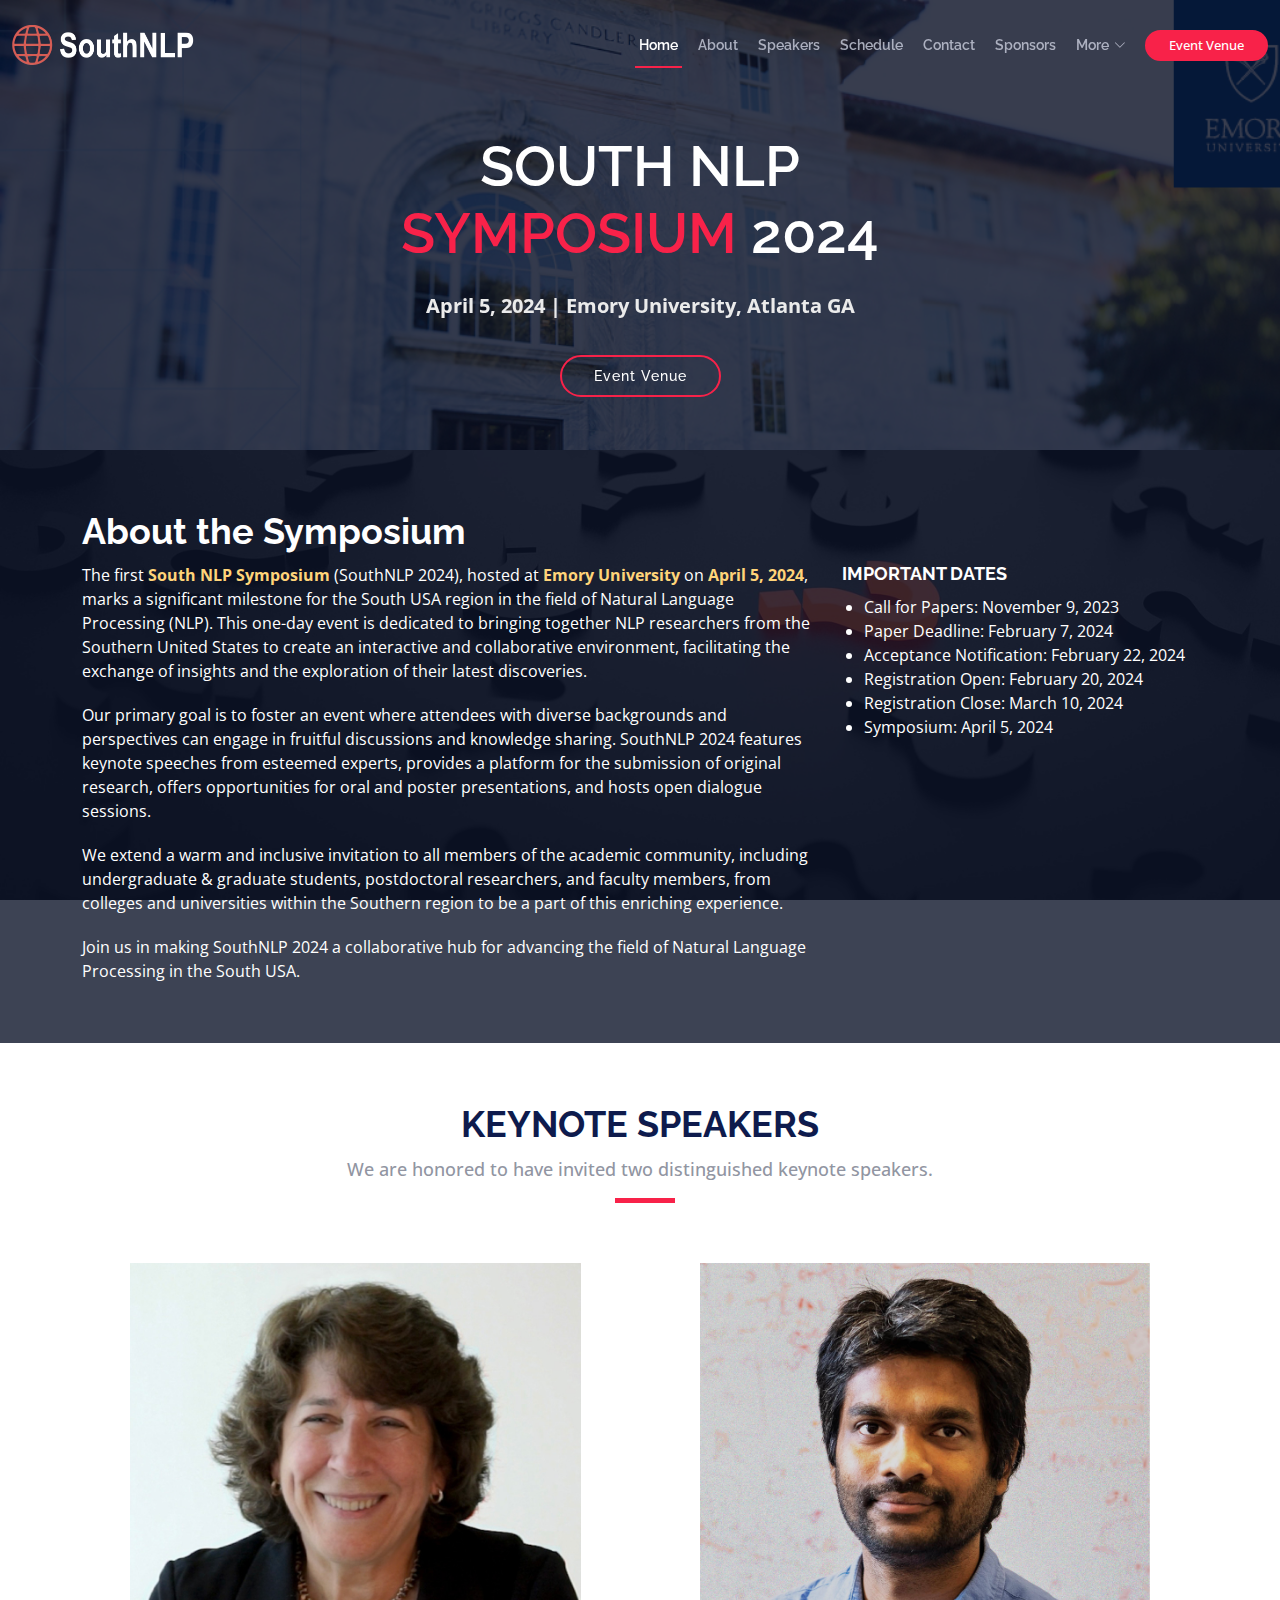
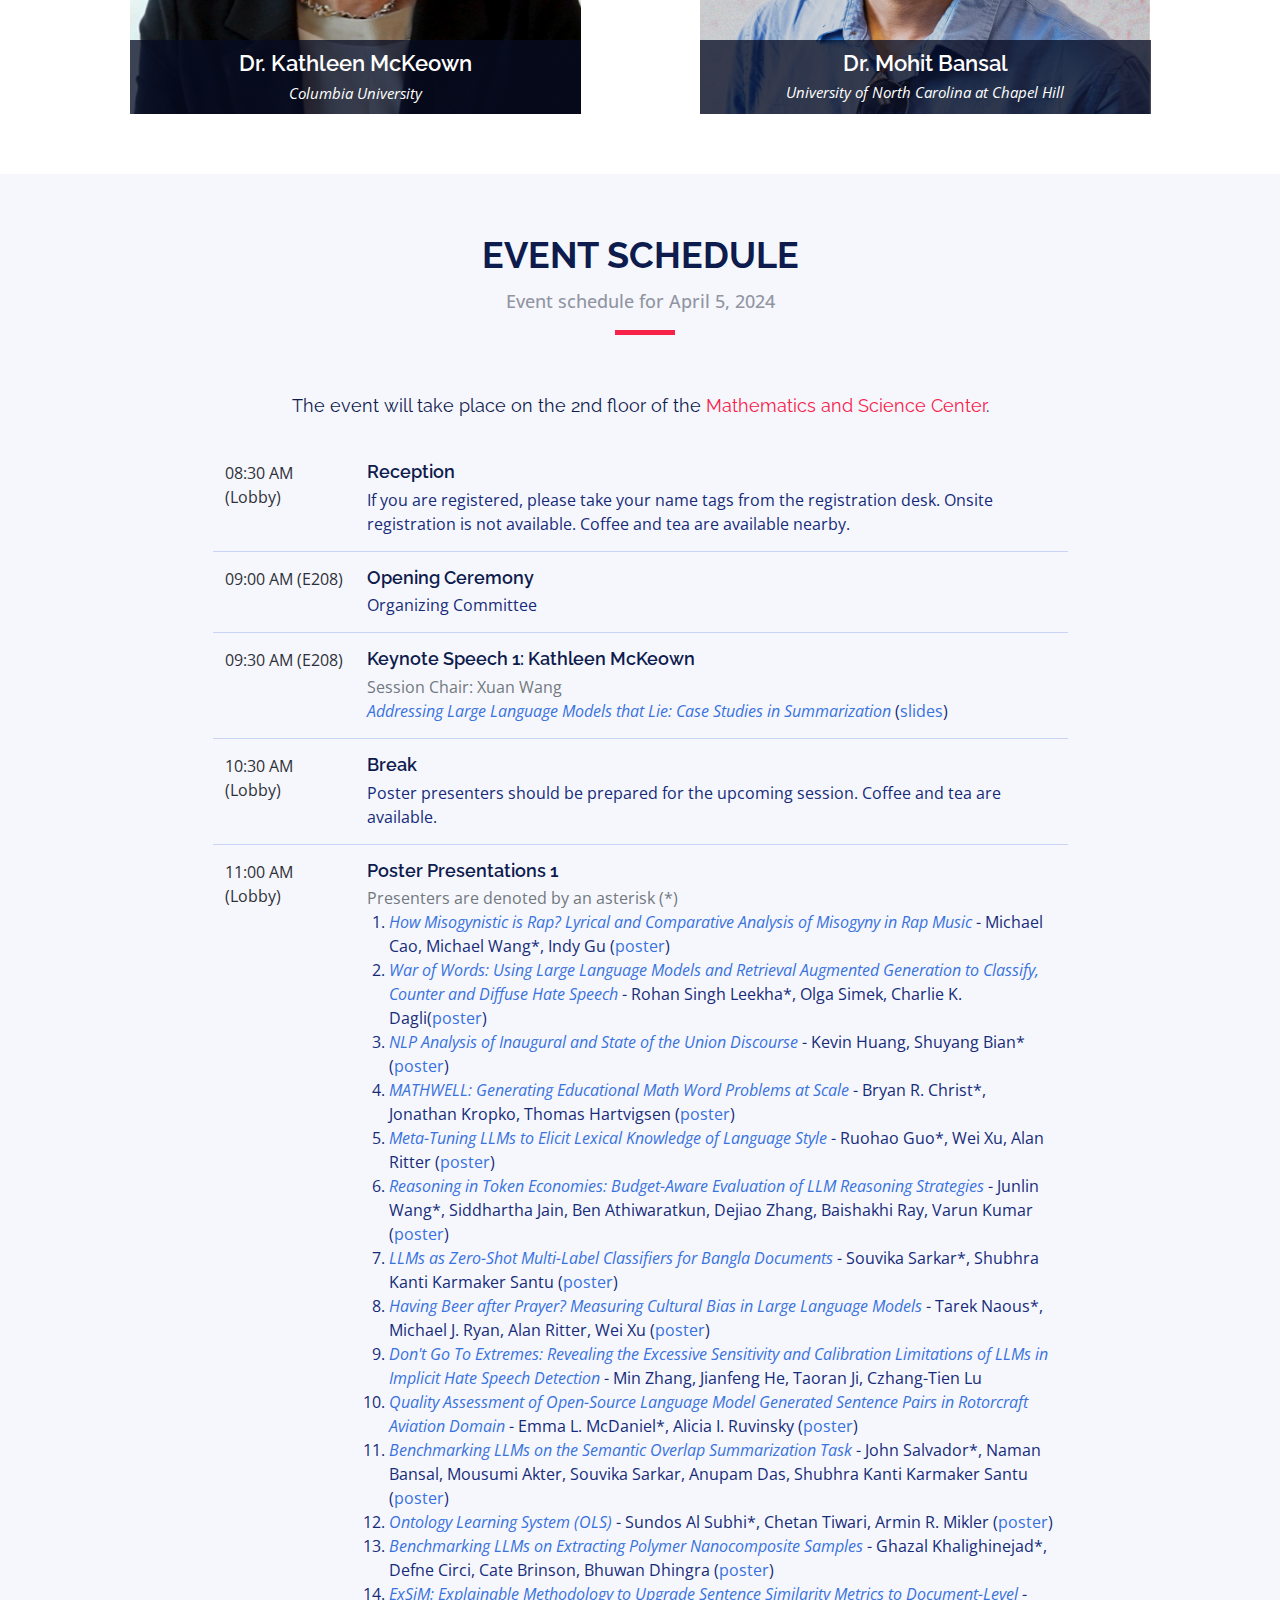
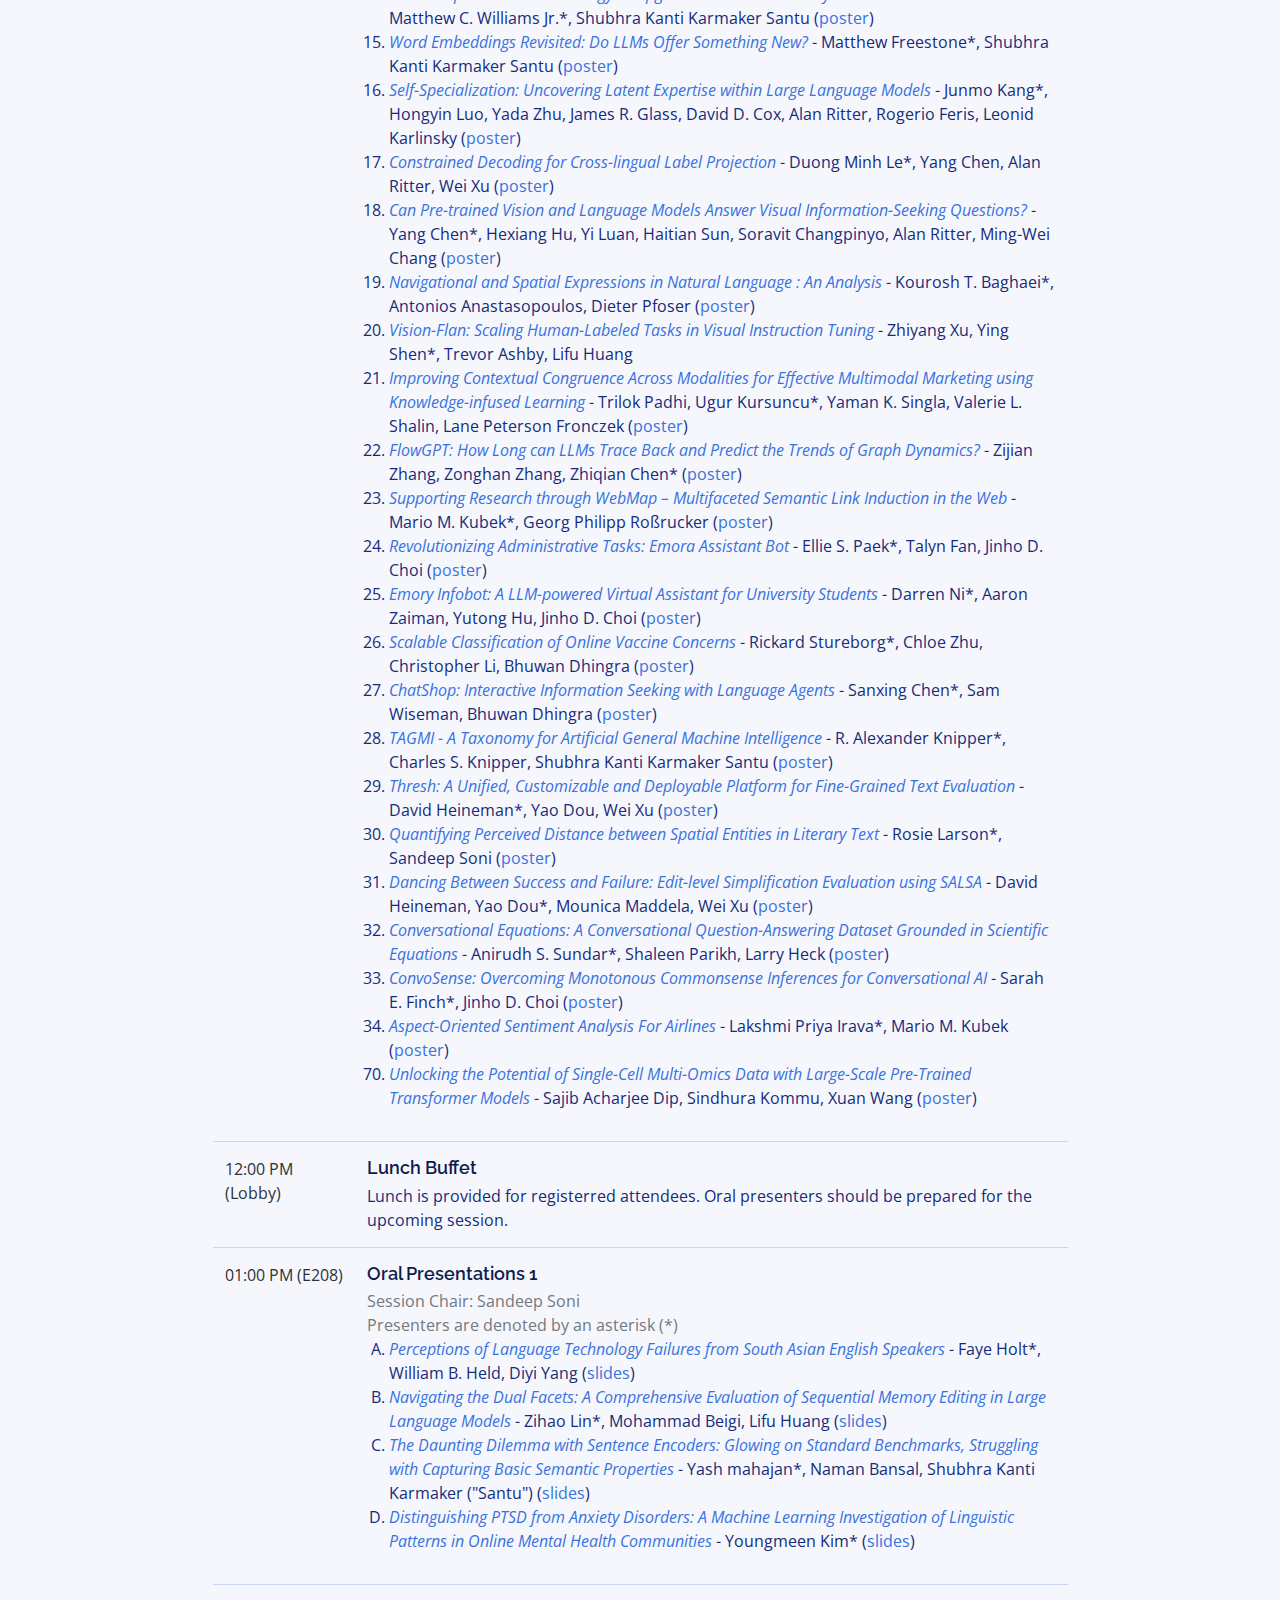
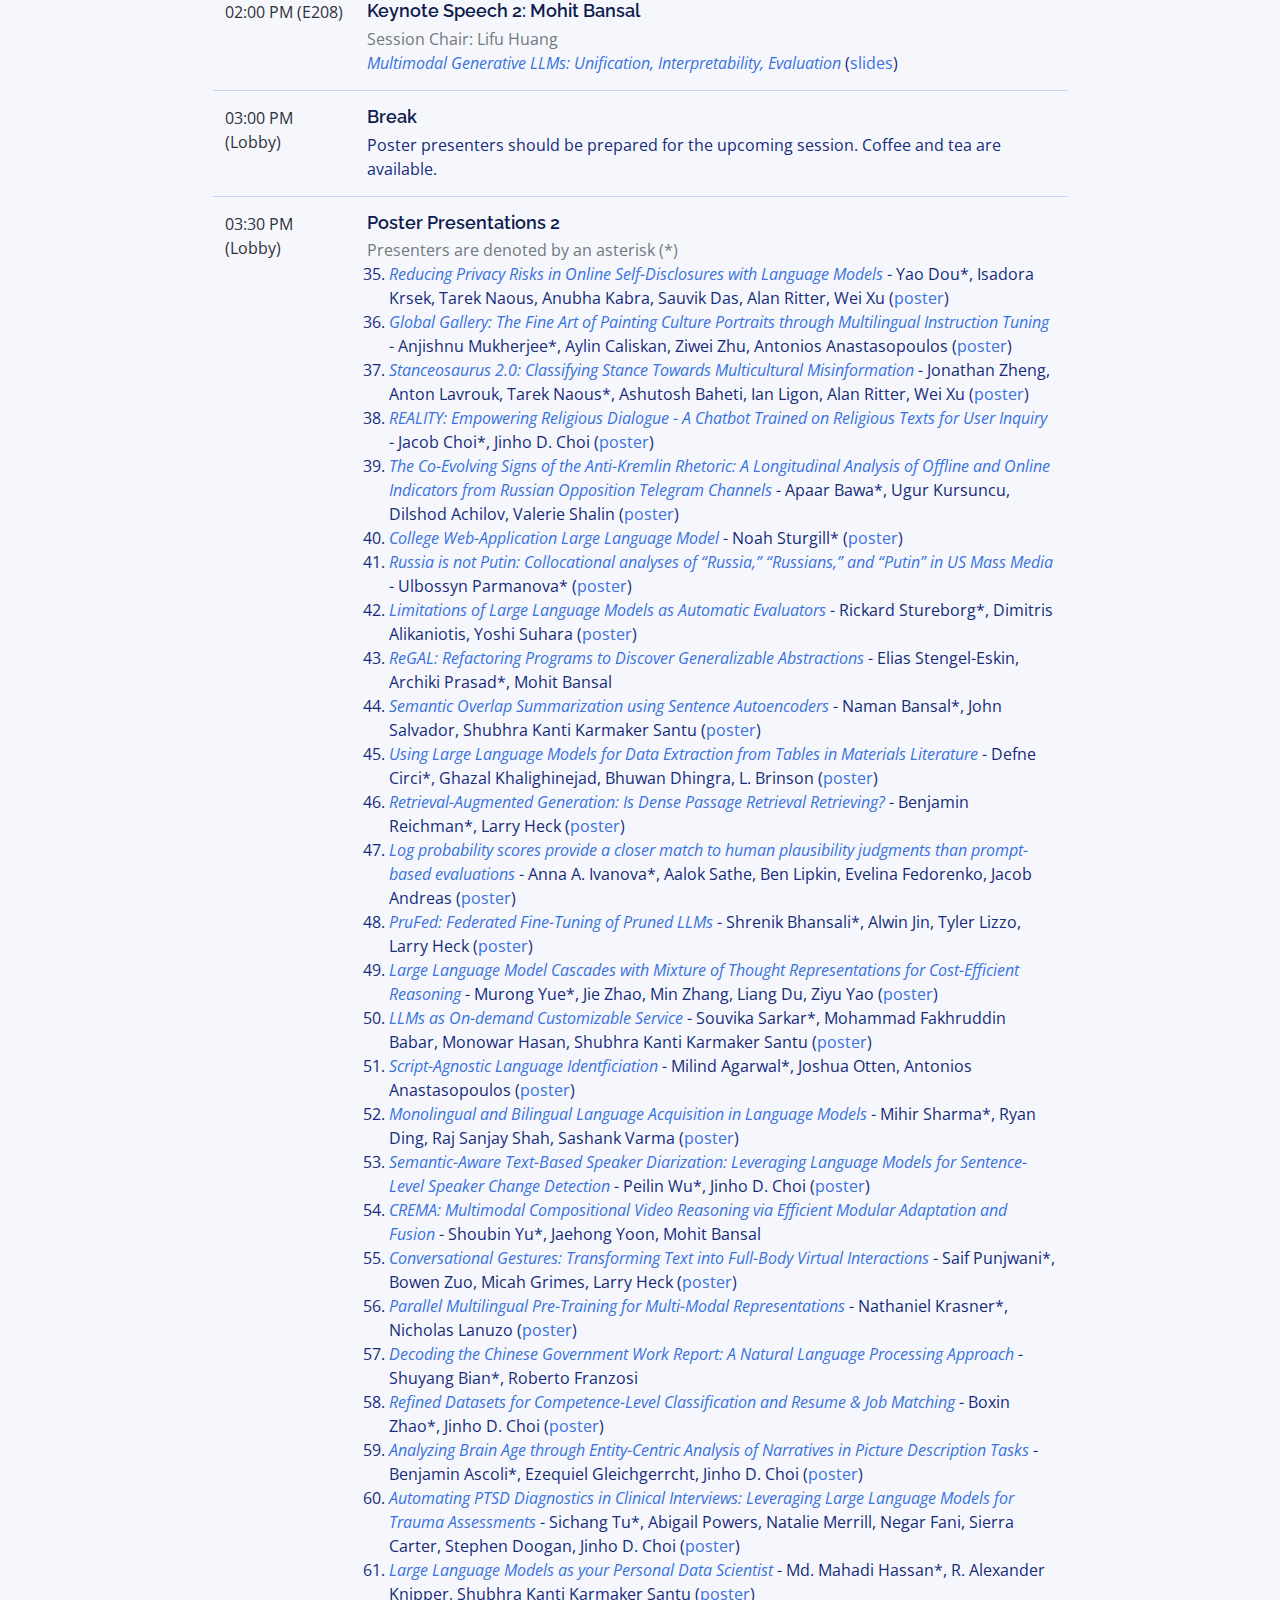
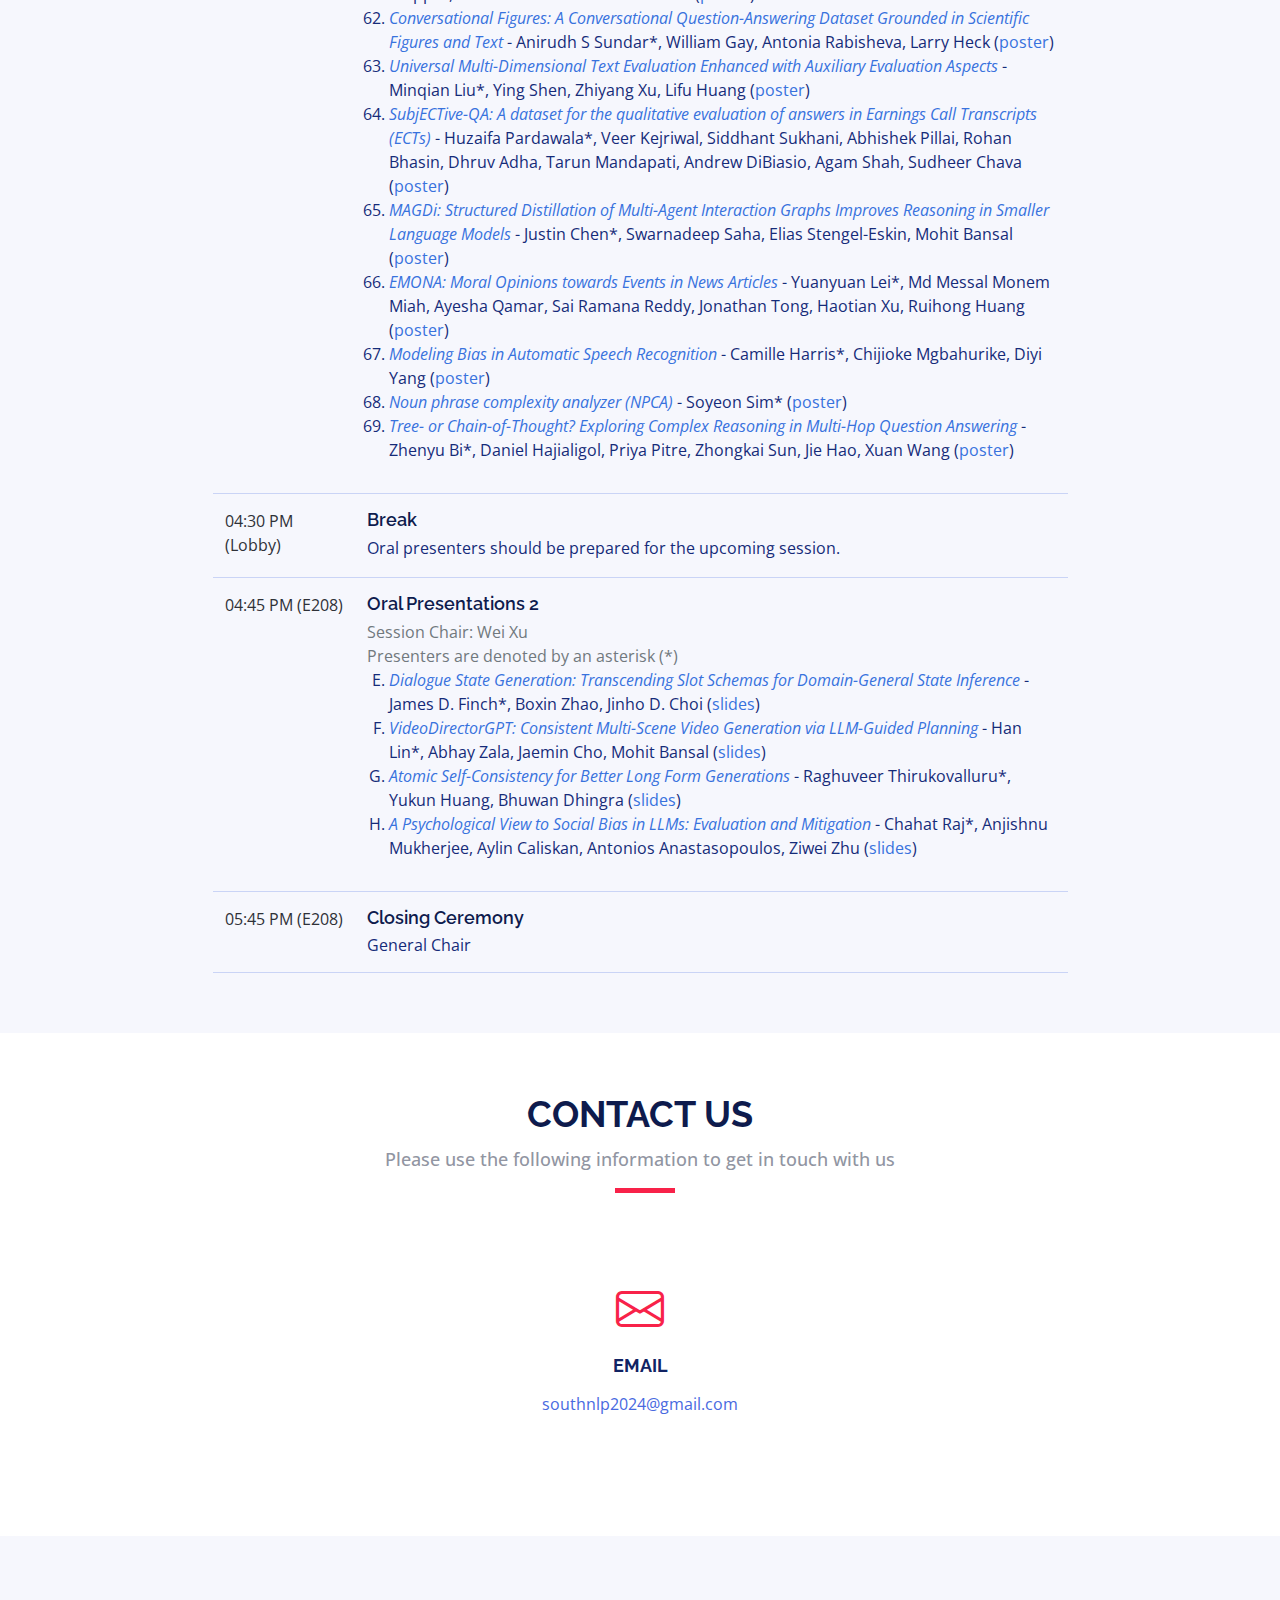
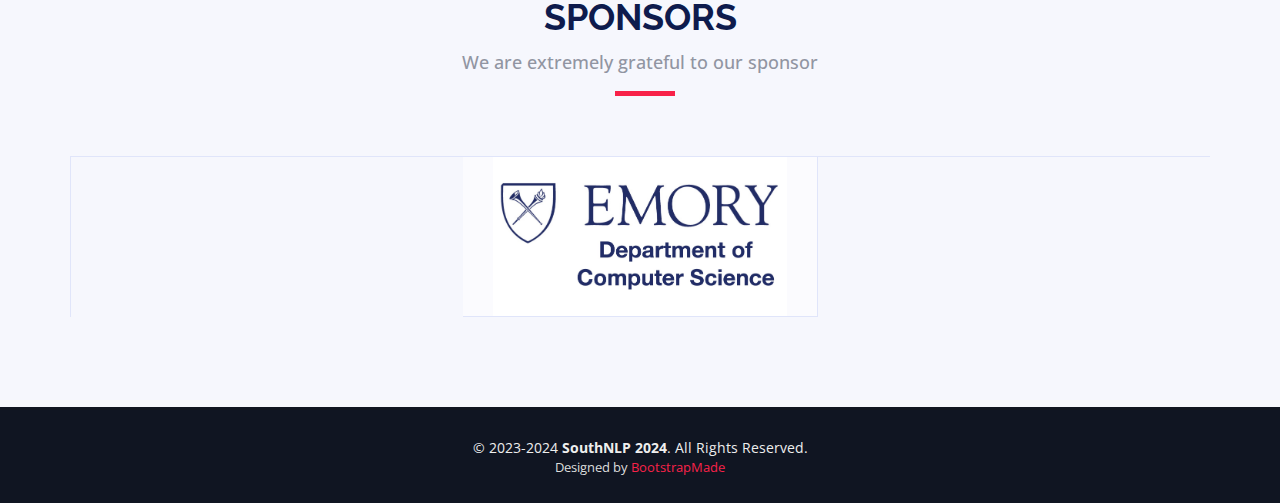
<file: index.html>
<!DOCTYPE html>
<html lang="en">

<head>
  <meta charset="utf-8">
  <meta content="width=device-width, initial-scale=1.0" name="viewport">

  <title>South NLP Symposium 2024</title>
  <meta content="" name="description">
  <meta content="" name="keywords">

  <!-- Favicons -->
  <link href="assets/img/favicon.png" rel="icon">
  <link href="assets/img/apple-touch-icon.png" rel="apple-touch-icon">

  <!-- Google Fonts -->
  <link href="https://fonts.googleapis.com/css?family=Open+Sans:300,300i,400,400i,700,700i|Raleway:300,400,500,700,800" rel="stylesheet">

  <!-- Vendor CSS Files -->
  <link href="assets/vendor/aos/aos.css" rel="stylesheet">
  <link href="assets/vendor/bootstrap/css/bootstrap.min.css" rel="stylesheet">
  <link href="assets/vendor/bootstrap-icons/bootstrap-icons.css" rel="stylesheet">
  <link href="assets/vendor/glightbox/css/glightbox.min.css" rel="stylesheet">
  <link href="assets/vendor/swiper/swiper-bundle.min.css" rel="stylesheet">

  <!-- Template Main CSS File -->
  <link href="assets/css/style.css" rel="stylesheet">

  <!-- =======================================================
  * Template Name: TheEvent
  * Updated: Sep 18 2023 with Bootstrap v5.3.2
  * Template URL: https://bootstrapmade.com/theevent-conference-event-bootstrap-template/
  * Author: BootstrapMade.com
  * License: https://bootstrapmade.com/license/
  ======================================================== -->
</head>

<body>

  <!-- ======= Header ======= -->
  <header id="header" class="d-flex align-items-center ">
    <div class="container-fluid container-xxl d-flex align-items-center">

      <div id="logo" class="me-auto">
        <!-- Uncomment below if you prefer to use a text logo -->
        <!-- <h1><a href="index.html">The<span>Event</span></a></h1>-->
        <a href="index.html" class="scrollto"><img src="assets/img/logo.png" alt="" title=""></a>
      </div>

      <nav id="navbar" class="navbar order-last order-lg-0">
        <ul>
          <li><a class="nav-link scrollto active" href="index.html#hero">Home</a></li>
          <li><a class="nav-link scrollto" href="index.html#about">About</a></li>
          <li><a class="nav-link scrollto" href="index.html#speakers">Speakers</a></li>
          <li><a class="nav-link scrollto" href="index.html#schedule">Schedule</a></li>
          <li><a class="nav-link scrollto" href="index.html#contact">Contact</a></li>
          <li><a class="nav-link scrollto" href="index.html#supporters">Sponsors</a></li>
          <li class="dropdown"><a href="#"><span>More</span> <i class="bi bi-chevron-down"></i></a>
          <ul>
            <li><a href="cfp.html">Call for Papers</a></li>
            <li><a href="venue.html">Event Venue</a></li>
            <li><a href="registration.html">Registration</a></li>
            <li><a href="committee.html">Committee</a></li>
            <li><a href="assets/southnlp2024-flyer.pdf" target="_blank">Flyer</a></li>
          </ul>
        </li>
          
        </ul>
        <i class="bi bi-list mobile-nav-toggle"></i>
      </nav><!-- .navbar -->
      <a class="buy-tickets" href="venue.html">Event Venue</a>

    </div>
  </header><!-- End Header -->

  <!-- ======= Hero Section ======= -->
  <section id="hero">
    <div class="hero-container" data-aos="zoom-in" data-aos-duration="300" data-aos-delay="0">
      <h1 class="mb-4 pb-0">South NLP<br><span>Symposium</span> 2024</h1>
      <p class="mb-4 pb-0">April 5, 2024 | Emory University, Atlanta GA</p>
      <!-- <a href="https://www.youtube.com/watch?v=jDDaplaOz7Q" class="glightbox play-btn mb-4"></a> -->
      <a href="venue.html" class="about-btn">Event Venue</a>
    </div>
  </section>
  <!-- End Hero Section -->

  <main id="main">

    <!-- ======= About Section ======= -->
    <section id="about">
      <div class="container position-relative">
        <div class="row">
          <h2>About the Symposium</h2>
          <div class="col-lg-8">
            <p>
              The first <span>South NLP Symposium</span> (SouthNLP 2024), hosted at <span>Emory University</span> on <span>April 5, 2024</span>, marks a significant milestone for the South USA region in the field of Natural Language Processing (NLP).
              This one-day event is dedicated to bringing together NLP researchers from the Southern United States to create an interactive and collaborative environment, facilitating the exchange of insights and the exploration of their latest discoveries.
            </p>
            <p>
              Our primary goal is to foster an event where attendees with diverse backgrounds and perspectives can engage in fruitful discussions and knowledge sharing. SouthNLP 2024 features keynote speeches from esteemed experts, provides a platform for the submission of original research, offers opportunities for oral and poster presentations, and hosts open dialogue sessions.
            </p>
            <p>
              We extend a warm and inclusive invitation to all members of the academic community, including undergraduate & graduate students, postdoctoral researchers, and faculty members, from colleges and universities within the Southern region to be a part of this enriching experience.
            </p>
            <p>
              Join us in making SouthNLP 2024 a collaborative hub for advancing the field of Natural Language Processing in the South USA.
            </p>
          </div>
          <div class="col-lg-4">
            <h3>Important Dates</h3>
            <ul style="margin-left: -10px;">
              <li>Call for Papers: November 9, 2023</li>
              <li>Paper Deadline: February 7, 2024</li>
              <li>Acceptance Notification: February 22, 2024</li>
              <li>Registration Open: February 20, 2024</li>
              <li>Registration Close: March 10, 2024</li>
              <li>Symposium: April 5, 2024</li>
            </ul>
          </div>
        </div>
      </div>
    </section>
    <!-- End About Section -->

    <!-- ======= Speakers Section ======= -->
    <section id="speakers">
      <div class="container">
        <div class="section-header">
          <h2>Keynote Speakers</h2>
          <p>We are honored to have invited two distinguished keynote speakers.</p>
        </div>

        <div class="row">
          <div class="col-lg-5 col-md-6 mx-auto">
            <div class="speaker">
              <img src="assets/img/speakers/kathleen_mckeown.jpg" alt="Speaker 2" class="img-fluid">
              <div class="details">
                <h3><a href="kathleen_mckeown.html">Dr. Kathleen McKeown</a></h3>
                <p>Columbia University</p>
                <div class="social">
                  <a href="http://www.cs.columbia.edu/~kathy" target="_blank"><i class="bi bi-globe"></i></a>
                  <a href="https://www.linkedin.com/in/kathymckeown" target="_blank"><i class="bi bi-linkedin"></i></a>
                </div>
              </div>
            </div>
          </div>
          <div class="col-lg-5 col-md-6 mx-auto">
            <div class="speaker">
              <img src="assets/img/speakers/mohit_bansal.jpg" alt="Speaker 1" class="img-fluid">
              <div class="details">
                <h3><a href="mohit_bansal.html">Dr. Mohit Bansal</a></h3>
                <p>University of North Carolina at Chapel Hill</p>
                <div class="social">
                  <a href="https://www.cs.unc.edu/~mbansal" target="_blank"><i class="bi bi-globe"></i></a>
                  <a href="https://twitter.com/mohitban47" target="_blank"><i class="bi bi-twitter"></i></a>
                  <a href="https://www.linkedin.com/in/mohitbansalnlp" target="_blank"><i class="bi bi-linkedin"></i></a>
                </div>
              </div>
            </div>
          </div>
        </div>
      </div>
    </section>
    <!-- End Speakers Section -->

    <!-- ======= Schedule Section ======= -->
    <section id="schedule" class="section-with-bg">
      <div class="container">
        <div class="section-header">
          <h2>Event Schedule</h2>
          <p>Event schedule for April 5, 2024</p>
        </div>

        <h3 class="sub-heading">
          The event will take place on the 2nd floor of the <a href="https://maps.app.goo.gl/AmTuA1HVBPsXuDWV8" target="_blank">Mathematics and Science Center</a>.
        </h3>

        <div class="tab-content row justify-content-center">

          <!-- Schdule Day 1 -->
          <div role="tabpanel" class="col-lg-9 tab-pane fade show active" id="day-1">

            <div class="row schedule-item">
              <div class="col-md-2"><time>08:30 AM (Lobby)</time></div>
              <div class="col-md-10">
                <h4>Reception</h4>
                <p>If you are registered, please take your name tags from the registration desk. Onsite registration is not available. Coffee and tea are available nearby.</p>
              </div>
            </div>
            <div class="row schedule-item">
              <div class="col-md-2"><time>09:00 AM (E208)</time></div>
              <div class="col-md-10">
                <h4>Opening Ceremony</h4>
                <p>Organizing Committee</p>
              </div>
            </div>

            <div class="row schedule-item">
              <div class="col-md-2"><time>09:30 AM (E208)</time></div>
              <div class="col-md-10">
                <h4>Keynote Speech 1: Kathleen McKeown</h4>
                <p style="color: #71797E">Session Chair: Xuan Wang</p>
                <p><a href="kathleen_mckeown.html"><i>Addressing Large Language Models that Lie: Case Studies in Summarization</i></a> (<a href="presentations/southnlp2024-keynote-mckeown.pdf" target="_blank">slides</a>)</p>
              </div>
            </div>

            <div class="row schedule-item">
              <div class="col-md-2"><time>10:30 AM (Lobby)</time></div>
              <div class="col-md-10">
                <h4>Break</h4>
                <p>Poster presenters should be prepared for the upcoming session. Coffee and tea are available.</p>
              </div>
            </div>

            <div class="row schedule-item">
              <div class="col-md-2"><time>11:00 AM (Lobby)</time></div>
              <div class="col-md-10">
                <h4>Poster Presentations 1</h4>
                <p style="color: #71797E">Presenters are denoted by an asterisk (*)</p>
                <ol type="1" style="color: #152b79; font-size: 16px; margin-left: -10px;">
                  <li><a href="papers/southnlp2024-poster-01.pdf" target="_blank"><i>How Misogynistic is Rap? Lyrical and Comparative Analysis of Misogyny in Rap Music</i></a> - Michael Cao, Michael Wang*, Indy Gu (<a href="presentations/southnlp2024-poster-01.pdf" target="_blank">poster</a>)</li>
                  <li><a href="papers/southnlp2024-poster-02.pdf" target="_blank"><i>War of Words: Using Large Language Models and Retrieval Augmented Generation to Classify, Counter and Diffuse Hate Speech</i></a> - Rohan Singh Leekha*, Olga Simek, Charlie K. Dagli(<a href="presentations/southnlp2024-poster-02.pdf" target="_blank">poster</a>)</li>
                  <li><a href="papers/southnlp2024-poster-03.pdf" target="_blank"><i>NLP Analysis of Inaugural and State of the Union Discourse</i></a> - Kevin Huang, Shuyang Bian* (<a href="presentations/southnlp2024-poster-03.pdf" target="_blank">poster</a>)</li>
                  <li><a href="papers/southnlp2024-poster-04.pdf" target="_blank"><i>MATHWELL: Generating Educational Math Word Problems at Scale</i></a> - Bryan R. Christ*, Jonathan Kropko, Thomas Hartvigsen (<a href="presentations/southnlp2024-poster-04.pdf" target="_blank">poster</a>)</li>
                  <li><a href="papers/southnlp2024-poster-05.pdf" target="_blank"><i>Meta-Tuning LLMs to Elicit Lexical Knowledge of Language Style</i></a> - Ruohao Guo*, Wei Xu, Alan Ritter (<a href="presentations/southnlp2024-poster-05.pdf" target="_blank">poster</a>)</li>
                  <li><a href="papers/southnlp2024-poster-06.pdf" target="_blank"><i>Reasoning in Token Economies: Budget-Aware Evaluation of LLM Reasoning Strategies</i></a> - Junlin Wang*, Siddhartha Jain, Ben Athiwaratkun, Dejiao Zhang, Baishakhi Ray, Varun Kumar (<a href="presentations/southnlp2024-poster-06.pdf" target="_blank">poster</a>)</li>
                  <li><a href="papers/southnlp2024-poster-07.pdf" target="_blank"><i>LLMs as Zero-Shot Multi-Label Classifiers for Bangla Documents</i></a> - Souvika Sarkar*, Shubhra Kanti Karmaker Santu (<a href="presentations/southnlp2024-Poster-07.pdf" target="_blank">poster</a>)</li>
                  <li><a href="papers/southnlp2024-poster-08.pdf" target="_blank"><i>Having Beer after Prayer? Measuring Cultural Bias in Large Language Models</i></a> - Tarek Naous*, Michael J. Ryan, Alan Ritter, Wei Xu (<a href="presentations/southnlp2024-poster-08.pdf" target="_blank">poster</a>)</li>
                  <li><a href="papers/southnlp2024-poster-09.pdf" target="_blank"><i>Don't Go To Extremes: Revealing the Excessive Sensitivity and Calibration Limitations of LLMs in Implicit Hate Speech Detection</i></a> - Min Zhang, Jianfeng He, Taoran Ji, Czhang-Tien Lu</li>
                  <li><a href="papers/southnlp2024-poster-10.pdf" target="_blank"><i>Quality Assessment of Open-Source Language Model Generated Sentence Pairs in Rotorcraft Aviation Domain</i></a> - Emma L. McDaniel*, Alicia I. Ruvinsky (<a href="presentations/southnlp2024-poster-10.pdf" target="_blank">poster</a>)</li>
                  <li><a href="papers/southnlp2024-poster-11.pdf" target="_blank"><i>Benchmarking LLMs on the Semantic Overlap Summarization Task</i></a> - John Salvador*, Naman Bansal, Mousumi Akter, Souvika Sarkar, Anupam Das, Shubhra Kanti Karmaker Santu (<a href="presentations/southnlp2024-poster-11.pdf" target="_blank">poster</a>)</li>
                  <li><a href="papers/southnlp2024-poster-12.pdf" target="_blank"><i>Ontology Learning System (OLS)</i></a> - Sundos Al Subhi*, Chetan Tiwari, Armin R. Mikler (<a href="presentations/southnlp2024-poster-12.pdf" target="_blank">poster</a>)</li>
                  <li><a href="papers/southnlp2024-poster-13.pdf" target="_blank"><i>Benchmarking LLMs on Extracting Polymer Nanocomposite Samples</i></a> - Ghazal Khalighinejad*, Defne Circi, Cate Brinson, Bhuwan Dhingra (<a href="presentations/southnlp2024-poster-13.pdf" target="_blank">poster</a>)</li>
                  <li><a href="papers/southnlp2024-poster-14.pdf" target="_blank"><i>ExSiM: Explainable Methodology to Upgrade Sentence Similarity Metrics to Document-Level</i></a> - Matthew C. Williams Jr.*, Shubhra Kanti Karmaker Santu (<a href="presentations/southnlp2024-poster-14.pdf" target="_blank">poster</a>)</li>
                  <li><a href="papers/southnlp2024-poster-15.pdf" target="_blank"><i>Word Embeddings Revisited: Do LLMs Offer Something New?</i></a> - Matthew Freestone*, Shubhra Kanti Karmaker Santu (<a href="presentations/southnlp2024-poster-15.pdf" target="_blank">poster</a>)</li>
                  <li><a href="papers/southnlp2024-poster-16.pdf" target="_blank"><i>Self-Specialization: Uncovering Latent Expertise within Large Language Models</i></a> - Junmo Kang*, Hongyin Luo, Yada Zhu, James R. Glass, David D. Cox, Alan Ritter, Rogerio Feris, Leonid Karlinsky (<a href="presentations/southnlp2024-poster-16.pdf" target="_blank">poster</a>)</li>
                  <li><a href="papers/southnlp2024-poster-17.pdf" target="_blank"><i>Constrained Decoding for Cross-lingual Label Projection</i></a> - Duong Minh Le*, Yang Chen, Alan Ritter, Wei Xu (<a href="presentations/southnlp2024-poster-17.pdf" target="_blank">poster</a>)</li>
                  <li><a href="papers/southnlp2024-poster-18.pdf" target="_blank"><i>Can Pre-trained Vision and Language Models Answer Visual Information-Seeking Questions?</i></a> - Yang Chen*, Hexiang Hu, Yi Luan, Haitian Sun, Soravit Changpinyo, Alan Ritter, Ming-Wei Chang (<a href="presentations/southnlp2024-poster-18.pdf" target="_blank">poster</a>)</li>
                  <li><a href="papers/southnlp2024-poster-19.pdf" target="_blank"><i>Navigational and Spatial Expressions in Natural Language : An Analysis</i></a> - Kourosh T. Baghaei*, Antonios Anastasopoulos, Dieter Pfoser (<a href="presentations/southnlp2024-poster-19.pdf" target="_blank">poster</a>)</li>
                  <li><a href="papers/southnlp2024-poster-20.pdf" target="_blank"><i>Vision-Flan: Scaling Human-Labeled Tasks in Visual Instruction Tuning</i></a> - Zhiyang Xu, Ying Shen*, Trevor Ashby, Lifu Huang</li>
                  <li><a href="papers/southnlp2024-poster-21.pdf" target="_blank"><i>Improving Contextual Congruence Across Modalities for Effective Multimodal Marketing using Knowledge-infused Learning</i></a> - Trilok Padhi, Ugur Kursuncu*, Yaman K. Singla, Valerie L. Shalin, Lane Peterson Fronczek (<a href="presentations/southnlp2024-poster-21.pdf" target="_blank">poster</a>)</li>
                  <li><a href="papers/southnlp2024-poster-22.pdf" target="_blank"><i>FlowGPT: How Long can LLMs Trace Back and Predict the Trends of Graph Dynamics?</i></a> - Zijian Zhang, Zonghan Zhang, Zhiqian Chen* (<a href="presentations/southnlp2024-poster-22.pdf" target="_blank">poster</a>)</li>
                  <li><a href="papers/southnlp2024-poster-23.pdf" target="_blank"><i>Supporting Research through WebMap – Multifaceted Semantic Link Induction in the Web</i></a> - Mario M. Kubek*, Georg Philipp Roßrucker (<a href="presentations/southnlp2024-poster-23.pdf" target="_blank">poster</a>)</li>
                  <li><a href="papers/southnlp2024-poster-24.pdf" target="_blank"><i>Revolutionizing Administrative Tasks: Emora Assistant Bot</i></a> - Ellie S. Paek*, Talyn Fan, Jinho D. Choi (<a href="presentations/southnlp2024-poster-24.pdf" target="_blank">poster</a>)</li>
                  <li><a href="papers/southnlp2024-poster-25.pdf" target="_blank"><i>Emory Infobot: A LLM-powered Virtual Assistant for University Students</i></a> - Darren Ni*, Aaron Zaiman, Yutong Hu, Jinho D. Choi (<a href="presentations/southnlp2024-poster-25.pdf" target="_blank">poster</a>)</li>
                  <li><a href="papers/southnlp2024-poster-26.pdf" target="_blank"><i>Scalable Classification of Online Vaccine Concerns</i></a> - Rickard Stureborg*, Chloe Zhu, Christopher Li, Bhuwan Dhingra (<a href="presentations/southnlp2024-poster-26.pdf" target="_blank">poster</a>)</li>
                  <li><a href="papers/southnlp2024-poster-27.pdf" target="_blank"><i>ChatShop: Interactive Information Seeking with Language Agents</i></a> - Sanxing Chen*, Sam Wiseman, Bhuwan Dhingra (<a href="presentations/southnlp2024-poster-27.pdf" target="_blank">poster</a>)</li>
                  <li><a href="papers/southnlp2024-poster-28.pdf" target="_blank"><i>TAGMI - A Taxonomy for Artificial General Machine Intelligence</i></a> - R. Alexander Knipper*, Charles S. Knipper, Shubhra Kanti Karmaker Santu (<a href="presentations/southnlp2024-poster-28.pdf" target="_blank">poster</a>)</li>
                  <li><a href="papers/southnlp2024-poster-29.pdf" target="_blank"><i>Thresh: A Unified, Customizable and Deployable Platform for Fine-Grained Text Evaluation</i></a> - David Heineman*, Yao Dou, Wei Xu (<a href="presentations/southnlp2024-poster-29.pdf" target="_blank">poster</a>)</li>
                  <li><a href="papers/southnlp2024-poster-30.pdf" target="_blank"><i>Quantifying Perceived Distance between Spatial Entities in Literary Text</i></a> - Rosie Larson*, Sandeep Soni (<a href="presentations/southnlp2024-poster-30.pdf" target="_blank">poster</a>)</li>
                  <li><a href="papers/southnlp2024-poster-31.pdf" target="_blank"><i>Dancing Between Success and Failure: Edit-level Simplification Evaluation using SALSA</i></a> - David Heineman, Yao Dou*, Mounica Maddela, Wei Xu (<a href="presentations/southnlp2024-poster-31.pdf" target="_blank">poster</a>)</li>
                  <li><a href="papers/southnlp2024-poster-32.pdf" target="_blank"><i>Conversational Equations: A Conversational Question-Answering Dataset Grounded in Scientific Equations</i></a> - Anirudh S. Sundar*, Shaleen Parikh, Larry Heck (<a href="presentations/southnlp2024-poster-32.pdf" target="_blank">poster</a>)</li>
                  <li><a href="papers/southnlp2024-poster-33.pdf" target="_blank"><i>ConvoSense: Overcoming Monotonous Commonsense Inferences for Conversational AI</i></a> - Sarah E. Finch*, Jinho D. Choi (<a href="presentations/southnlp2024-poster-33.pdf" target="_blank">poster</a>)</li>
                  <li><a href="papers/southnlp2024-poster-34.pdf" target="_blank"><i>Aspect-Oriented Sentiment Analysis For Airlines</i></a> - Lakshmi Priya Irava*, Mario M. Kubek (<a href="presentations/southnlp2024-poster-34.pdf" target="_blank">poster</a>)</li>
                  <li value="70"><a href="papers/southnlp2024-poster-70.pdf" target="_blank"><i>Unlocking the Potential of Single-Cell Multi-Omics Data with Large-Scale Pre-Trained Transformer Models</i></a> - Sajib Acharjee Dip, Sindhura Kommu, Xuan Wang (<a href="presentations/southnlp2024-poster-70.pdf" target="_blank">poster</a>)</li>
                </ol>
              </div>
            </div>

            <div class="row schedule-item">
              <div class="col-md-2"><time>12:00 PM (Lobby)</time></div>
              <div class="col-md-10">
                <h4>Lunch Buffet</h4>
                <p>Lunch is provided for registerred attendees. Oral presenters should be prepared for the upcoming session.</p>
              </div>
            </div>

            <div class="row schedule-item">
              <div class="col-md-2"><time>01:00 PM (E208)</time></div>
              <div class="col-md-10">
                <h4>Oral Presentations 1</h4>
                <p style="color: #71797E">Session Chair: Sandeep Soni<br>Presenters are denoted by an asterisk (*)</p>
                <ol type="A" style="color: #152b79; font-size: 16px; margin-left: -10px;">
                  <li><a href="papers/southnlp2024-oral-01.pdf" target="_blank"><i>Perceptions of Language Technology Failures from South Asian English Speakers</i></a> - Faye Holt*, William B. Held, Diyi Yang (<a href="presentations/southnlp2024-oral-01.pdf" target="_blank">slides</a>)</li>
                  <li><a href="papers/southnlp2024-oral-02.pdf" target="_blank"><i>Navigating the Dual Facets: A Comprehensive Evaluation of Sequential Memory Editing in Large Language Models</i></a> - Zihao Lin*, Mohammad Beigi, Lifu Huang (<a href="presentations/southnlp2024-oral-02.pdf" target="_blank">slides</a>)</li>
                  <li><a href="papers/southnlp2024-oral-03.pdf" target="_blank"><i>The Daunting Dilemma with Sentence Encoders: Glowing on Standard Benchmarks, Struggling with Capturing Basic Semantic Properties</i></a> - Yash mahajan*, Naman Bansal, Shubhra Kanti Karmaker ("Santu") (<a href="presentations/southnlp2024-oral-03.pdf" target="_blank">slides</a>)</li>
                  <li><a href="papers/southnlp2024-oral-04.pdf" target="_blank"><i>Distinguishing PTSD from Anxiety Disorders: A Machine Learning Investigation of Linguistic Patterns in Online Mental Health Communities</i></a> - Youngmeen Kim* (<a href="presentations/southnlp2024-oral-04.pdf" target="_blank">slides</a>)</li>
                </ol>
              </div>
            </div>

            <div class="row schedule-item">
              <div class="col-md-2"><time>02:00 PM (E208)</time></div>
              <div class="col-md-10">
                <h4>Keynote Speech 2: Mohit Bansal</h4>
                <p style="color: #71797E">Session Chair: Lifu Huang</p>
                <p><a href="mohit_bansal.html"><i>Multimodal Generative LLMs: Unification, Interpretability, Evaluation</i></a> (<a href="presentations/southnlp2024-keynote-bansal.pdf" target="_blank">slides</a>)</p>
              </div>
            </div>

            <div class="row schedule-item">
              <div class="col-md-2"><time>03:00 PM (Lobby)</time></div>
              <div class="col-md-10">
                <h4>Break</h4>
                <p>Poster presenters should be prepared for the upcoming session. Coffee and tea are available.</p>
              </div>
            </div>

            <div class="row schedule-item">
              <div class="col-md-2"><time>03:30 PM (Lobby)</time></div>
              <div class="col-md-10">
                <h4>Poster Presentations 2</h4>
                <p style="color: #71797E">Presenters are denoted by an asterisk (*)</p>
                <ol start="35" style="color: #152b79; font-size: 16px; margin-left: -10px;">
                  <li><a href="papers/southnlp2024-poster-35.pdf" target="_blank"><i>Reducing Privacy Risks in Online Self-Disclosures with Language Models</i></a> - Yao Dou*, Isadora Krsek, Tarek Naous, Anubha Kabra, Sauvik Das, Alan Ritter, Wei Xu (<a href="presentations/southnlp2024-poster-35.pdf" target="_blank">poster</a>)</li>
                  <li><a href="papers/southnlp2024-poster-36.pdf" target="_blank"><i>Global Gallery: The Fine Art of Painting Culture Portraits through Multilingual Instruction Tuning</i></a> - Anjishnu Mukherjee*, Aylin Caliskan, Ziwei Zhu, Antonios Anastasopoulos (<a href="presentations/southnlp2024-poster-36.pdf" target="_blank">poster</a>)</li>
                  <li><a href="papers/southnlp2024-poster-37.pdf" target="_blank"><i>Stanceosaurus 2.0: Classifying Stance Towards Multicultural Misinformation</i></a> - Jonathan Zheng, Anton Lavrouk, Tarek Naous*, Ashutosh Baheti, Ian Ligon, Alan Ritter, Wei Xu (<a href="presentations/southnlp2024-poster-37.pdf" target="_blank">poster</a>)</li>
                  <li><a href="papers/southnlp2024-poster-38.pdf" target="_blank"><i>REALITY: Empowering Religious Dialogue - A Chatbot Trained on Religious Texts for User Inquiry</i></a> - Jacob Choi*, Jinho D. Choi (<a href="presentations/southnlp2024-poster-38.pdf" target="_blank">poster</a>)</li>
                  <li><a href="papers/southnlp2024-poster-39.pdf" target="_blank"><i>The Co-Evolving Signs of the Anti-Kremlin Rhetoric: A Longitudinal Analysis of Offline and Online Indicators from Russian Opposition Telegram Channels</i></a> - Apaar Bawa*, Ugur Kursuncu, Dilshod Achilov, Valerie Shalin (<a href="presentations/southnlp2024-poster-39.pdf" target="_blank">poster</a>)</li>
                  <li><a href="papers/southnlp2024-poster-40.pdf" target="_blank"><i>College Web-Application Large Language Model</i></a> - Noah Sturgill* (<a href="presentations/southnlp2024-poster-40.pdf" target="_blank">poster</a>)</li>
                  <li><a href="papers/southnlp2024-poster-41.pdf" target="_blank"><i>Russia is not Putin: Collocational analyses of “Russia,” “Russians,” and “Putin” in US Mass Media</i></a> - Ulbossyn Parmanova* (<a href="presentations/southnlp2024-poster-41.pdf" target="_blank">poster</a>)</li>
                  <li><a href="papers/southnlp2024-poster-42.pdf" target="_blank"><i>Limitations of Large Language Models as Automatic Evaluators</i></a> - Rickard Stureborg*, Dimitris Alikaniotis, Yoshi Suhara (<a href="presentations/southnlp2024-poster-42.pdf" target="_blank">poster</a>)</li>
                  <li><a href="papers/southnlp2024-poster-43.pdf" target="_blank"><i>ReGAL: Refactoring Programs to Discover Generalizable Abstractions</i></a> - Elias Stengel-Eskin, Archiki Prasad*, Mohit Bansal</li>
                  <li><a href="papers/southnlp2024-poster-44.pdf" target="_blank"><i>Semantic Overlap Summarization using Sentence Autoencoders</i></a> - Naman Bansal*, John Salvador, Shubhra Kanti Karmaker Santu (<a href="presentations/southnlp2024-poster-44.pdf" target="_blank">poster</a>)</li>
                  <li><a href="papers/southnlp2024-poster-45.pdf" target="_blank"><i>Using Large Language Models for Data Extraction from Tables in Materials Literature</i></a> - Defne Circi*, Ghazal Khalighinejad, Bhuwan Dhingra, L. Brinson (<a href="presentations/southnlp2024-poster-45.pdf" target="_blank">poster</a>)</li>
                  <li><a href="papers/southnlp2024-poster-46.pdf" target="_blank"><i>Retrieval-Augmented Generation: Is Dense Passage Retrieval Retrieving?</i></a> - Benjamin Reichman*, Larry Heck (<a href="presentations/southnlp2024-poster-46.pdf" target="_blank">poster</a>)</li>
                  <li><a href="papers/southnlp2024-poster-47.pdf" target="_blank"><i>Log probability scores provide a closer match to human plausibility judgments than prompt-based evaluations</i></a> - Anna A. Ivanova*, Aalok Sathe, Ben Lipkin, Evelina Fedorenko, Jacob Andreas (<a href="presentations/southnlp2024-poster-47.pdf" target="_blank">poster</a>)</li>
                  <li><a href="papers/southnlp2024-poster-48.pdf" target="_blank"><i>PruFed: Federated Fine-Tuning of Pruned LLMs</i></a> - Shrenik Bhansali*, Alwin Jin, Tyler Lizzo, Larry Heck (<a href="presentations/southnlp2024-poster-48.pdf" target="_blank">poster</a>)</li>
                  <li><a href="papers/southnlp2024-poster-49.pdf" target="_blank"><i>Large Language Model Cascades with Mixture of Thought Representations for Cost-Efficient Reasoning</i></a> - Murong Yue*, Jie Zhao, Min Zhang, Liang Du, Ziyu Yao (<a href="presentations/southnlp2024-poster-49.pdf" target="_blank">poster</a>)</li>
                  <li><a href="papers/southnlp2024-poster-50.pdf" target="_blank"><i>LLMs as On-demand Customizable Service</i></a> - Souvika Sarkar*, Mohammad Fakhruddin Babar, Monowar Hasan, Shubhra Kanti Karmaker Santu (<a href="presentations/southnlp2024-poster-50.pdf" target="_blank">poster</a>)</li>
                  <li><a href="papers/southnlp2024-poster-51.pdf" target="_blank"><i>Script-Agnostic Language Identficiation</i></a> - Milind Agarwal*, Joshua Otten, Antonios Anastasopoulos (<a href="presentations/southnlp2024-poster-51.pdf" target="_blank">poster</a>)</li>
                  <li><a href="papers/southnlp2024-poster-52.pdf" target="_blank"><i>Monolingual and Bilingual Language Acquisition in Language Models</i></a> - Mihir Sharma*, Ryan Ding, Raj Sanjay Shah, Sashank Varma (<a href="presentations/southnlp2024-poster-52.pdf" target="_blank">poster</a>)</li>
                  <li><a href="papers/southnlp2024-poster-53.pdf" target="_blank"><i>Semantic-Aware Text-Based Speaker Diarization: Leveraging Language Models for Sentence-Level Speaker Change Detection</i></a> - Peilin Wu*, Jinho D. Choi (<a href="presentations/southnlp2024-poster-53.pdf" target="_blank">poster</a>)</li>
                  <li><a href="papers/southnlp2024-poster-54.pdf" target="_blank"><i>CREMA: Multimodal Compositional Video Reasoning via Efficient Modular Adaptation and Fusion</i></a> - Shoubin Yu*, Jaehong Yoon, Mohit Bansal</li>
                  <li><a href="papers/southnlp2024-poster-55.pdf" target="_blank"><i>Conversational Gestures: Transforming Text into Full-Body Virtual Interactions</i></a> - Saif Punjwani*, Bowen Zuo, Micah Grimes, Larry Heck (<a href="presentations/southnlp2024-poster-55.pdf" target="_blank">poster</a>)</li>
                  <li><a href="papers/southnlp2024-poster-56.pdf" target="_blank"><i>Parallel Multilingual Pre-Training for Multi-Modal Representations</i></a> - Nathaniel Krasner*, Nicholas Lanuzo (<a href="presentations/southnlp2024-poster-56.pdf" target="_blank">poster</a>)</li>
                  <li><a href="papers/southnlp2024-poster-57.pdf" target="_blank"><i>Decoding the Chinese Government Work Report: A Natural Language Processing Approach</i></a> - Shuyang Bian*, Roberto Franzosi</li>
                  <li><a href="papers/southnlp2024-poster-58.pdf" target="_blank"><i>Refined Datasets for Competence-Level Classification and Resume & Job Matching</i></a> - Boxin Zhao*, Jinho D. Choi (<a href="presentations/southnlp2024-poster-58.pdf" target="_blank">poster</a>)</li>
                  <li><a href="papers/southnlp2024-poster-59.pdf" target="_blank"><i>Analyzing Brain Age through Entity-Centric Analysis of Narratives in Picture Description Tasks</i></a> - Benjamin Ascoli*, Ezequiel Gleichgerrcht, Jinho D. Choi (<a href="presentations/southnlp2024-poster-59.pdf" target="_blank">poster</a>)</li>
                  <li><a href="papers/southnlp2024-poster-60.pdf" target="_blank"><i>Automating PTSD Diagnostics in Clinical Interviews: Leveraging Large Language Models for Trauma Assessments</i></a> - Sichang Tu*, Abigail Powers, Natalie Merrill, Negar Fani, Sierra Carter, Stephen Doogan, Jinho D. Choi (<a href="presentations/southnlp2024-poster-60.pdf" target="_blank">poster</a>)</li>
                  <li><a href="papers/southnlp2024-poster-61.pdf" target="_blank"><i>Large Language Models as your Personal Data Scientist</i></a> - Md. Mahadi Hassan*, R. Alexander Knipper, Shubhra Kanti Karmaker Santu (<a href="presentations/southnlp2024-poster-61.pdf" target="_blank">poster</a>)</li>
                  <li><a href="papers/southnlp2024-poster-62.pdf" target="_blank"><i>Conversational Figures: A Conversational Question-Answering Dataset Grounded in Scientific Figures and Text</i></a> - Anirudh S Sundar*, William Gay, Antonia Rabisheva, Larry Heck (<a href="presentations/southnlp2024-poster-62.pdf" target="_blank">poster</a>)</li>
                  <li><a href="papers/southnlp2024-poster-63.pdf" target="_blank"><i>Universal Multi-Dimensional Text Evaluation Enhanced with Auxiliary Evaluation Aspects</i></a> - Minqian Liu*, Ying Shen, Zhiyang Xu, Lifu Huang (<a href="presentations/southnlp2024-poster-63.pdf" target="_blank">poster</a>)</li>
                  <li><a href="papers/southnlp2024-poster-64.pdf" target="_blank"><i>SubjECTive-QA: A dataset for the qualitative evaluation of answers in Earnings Call Transcripts (ECTs)</i></a> - Huzaifa Pardawala*, Veer Kejriwal, Siddhant Sukhani, Abhishek Pillai, Rohan Bhasin, Dhruv Adha, Tarun Mandapati, Andrew DiBiasio, Agam Shah, Sudheer Chava (<a href="presentations/southnlp2024-poster-64.pdf" target="_blank">poster</a>)</li>
                  <li><a href="papers/southnlp2024-poster-65.pdf" target="_blank"><i>MAGDi: Structured Distillation of Multi-Agent Interaction Graphs Improves Reasoning in Smaller Language Models</i></a> - Justin Chen*, Swarnadeep Saha, Elias Stengel-Eskin, Mohit Bansal (<a href="presentations/southnlp2024-poster-65.pdf" target="_blank">poster</a>)</li>
                  <li><a href="papers/southnlp2024-poster-66.pdf" target="_blank"><i>EMONA: Moral Opinions towards Events in News Articles</i></a> - Yuanyuan Lei*, Md Messal Monem Miah, Ayesha Qamar, Sai Ramana Reddy, Jonathan Tong, Haotian Xu, Ruihong Huang (<a href="presentations/southnlp2024-poster-66.pdf" target="_blank">poster</a>)</li>
                  <li><a href="papers/southnlp2024-poster-67.pdf" target="_blank"><i>Modeling Bias in Automatic Speech Recognition</i></a> - Camille Harris*, Chijioke Mgbahurike, Diyi Yang (<a href="presentations/southnlp2024-poster-67.pdf" target="_blank">poster</a>)</li>
                  <li><a href="papers/southnlp2024-poster-68.pdf" target="_blank"><i>Noun phrase complexity analyzer (NPCA)</i></a> - Soyeon Sim* (<a href="presentations/southnlp2024-poster-68.pdf" target="_blank">poster</a>)</li>
                  <li><a href="papers/southnlp2024-poster-69.pdf" target="_blank"><i>Tree- or Chain-of-Thought? Exploring Complex Reasoning in Multi-Hop Question Answering</i></a> - Zhenyu Bi*, Daniel Hajialigol, Priya Pitre, Zhongkai Sun, Jie Hao, Xuan Wang (<a href="presentations/southnlp2024-poster-69.pdf" target="_blank">poster</a>)</li>
                </ol>
              </div>
            </div>

            <div class="row schedule-item">
              <div class="col-md-2"><time>04:30 PM (Lobby)</time></div>
              <div class="col-md-10">
                <h4>Break</h4>
                <p>Oral presenters should be prepared for the upcoming session.</p>
              </div>
            </div>

            <div class="row schedule-item">
              <div class="col-md-2"><time>04:45 PM (E208)</time></div>
              <div class="col-md-10">
                <h4>Oral Presentations 2</h4>
                <p style="color: #71797E">Session Chair: Wei Xu<br>Presenters are denoted by an asterisk (*)</p>
                <ol type="A" start="5" style="color: #152b79; font-size: 16px; margin-left: -10px;">
                  <li><a href="papers/southnlp2024-oral-05.pdf" target="_blank"><i>Dialogue State Generation: Transcending Slot Schemas for Domain-General State Inference</i></a> - James D. Finch*, Boxin Zhao, Jinho D. Choi (<a href="presentations/southnlp2024-oral-05.pdf" target="_blank">slides</a>)</li>
                  <li><a href="papers/southnlp2024-oral-06.pdf" target="_blank"><i>VideoDirectorGPT: Consistent Multi-Scene Video Generation via LLM-Guided Planning</i></a> - Han Lin*, Abhay Zala, Jaemin Cho, Mohit Bansal (<a href="presentations/southnlp2024-oral-06.pdf" target="_blank">slides</a>)</li>
                  <li><a href="papers/southnlp2024-oral-07.pdf" target="_blank"><i>Atomic Self-Consistency for Better Long Form Generations</i></a> - Raghuveer Thirukovalluru*, Yukun Huang, Bhuwan Dhingra (<a href="presentations/southnlp2024-oral-07.pdf" target="_blank">slides</a>)</li>
                  <li><a href="papers/southnlp2024-oral-08.pdf" target="_blank"><i>A Psychological View to Social Bias in LLMs: Evaluation and Mitigation</i></a> - Chahat Raj*, Anjishnu Mukherjee, Aylin Caliskan, Antonios Anastasopoulos, Ziwei Zhu (<a href="presentations/southnlp2024-oral-08.pdf" target="_blank">slides</a>)</li>
                </ol>
              </div>
            </div>

            <div class="row schedule-item">
              <div class="col-md-2"><time>05:45 PM (E208)</time></div>
              <div class="col-md-10">
                <h4>Closing Ceremony</h4>
                <p>General Chair</p>
              </div>
            </div>

          </div>
          <!-- End Schdule Day 1 -->
        </div>
      </div>

    </section>
    <!-- End Schedule Section -->

    <!-- ======= Contact Section ======= -->
    <section id="contact" class="section-bg">
      <div class="container">
        <div class="section-header">
          <h2>Contact Us</h2>
          <p>Please use the following information to get in touch with us</p>
        </div>

        <div class="row contact-info">

          <div class="contact-email">
            <i class="bi bi-envelope"></i>
            <h3>Email</h3>
            <p><a href="mailto:southnlp2024@gmail.com">southnlp2024@gmail.com</a></p>
          </div>

        </div>
      </div>
    </section>
    <!-- End Contact Section -->

    <!-- ======= Sponsors Section ======= -->
    <section id="supporters" class="section-with-bg">

      <div class="container">
        <div class="section-header">
          <h2>Sponsors</h2>
          <p>We are extremely grateful to our sponsor</p>
        </div>

        <div class="row no-gutters supporters-wrap clearfix">
          <div class="col-lg-4 col-md-4 mx-auto">
            <div class="supporter-logo">
              <img src="assets/img/supporters/emorycs.jpg" class="img-fluid" alt="Emory CS">
            </div>
          </div>
        </div>
      </div>

    </section>
    <!-- End Sponsors Section -->  

    

  </main>
  <!-- End #main -->

  <!-- ======= Footer ======= -->
  <footer id="footer">
    <div class="container">
      <div class="copyright">
        &copy; 2023-2024 <strong>SouthNLP 2024</strong>. All Rights Reserved.
      </div>
      <div class="credits">
        <!--
        All the links in the footer should remain intact.
        You can delete the links only if you purchased the pro version.
        Licensing information: https://bootstrapmade.com/license/
        Purchase the pro version with working PHP/AJAX contact form: https://bootstrapmade.com/buy/?theme=TheEvent
        -->
        Designed by <a href="https://bootstrapmade.com/">BootstrapMade</a>
      </div>
    </div>
  </footer><!-- End  Footer -->

  <a href="#" class="back-to-top d-flex align-items-center justify-content-center"><i class="bi bi-arrow-up-short"></i></a>

  <!-- Vendor JS Files -->
  <script src="assets/vendor/aos/aos.js"></script>
  <script src="assets/vendor/bootstrap/js/bootstrap.bundle.min.js"></script>
  <script src="assets/vendor/glightbox/js/glightbox.min.js"></script>
  <script src="assets/vendor/swiper/swiper-bundle.min.js"></script>
  <script src="assets/vendor/php-email-form/validate.js"></script>

  <!-- Template Main JS File -->
  <script src="assets/js/main.js"></script>

</body>

</html>
</file>
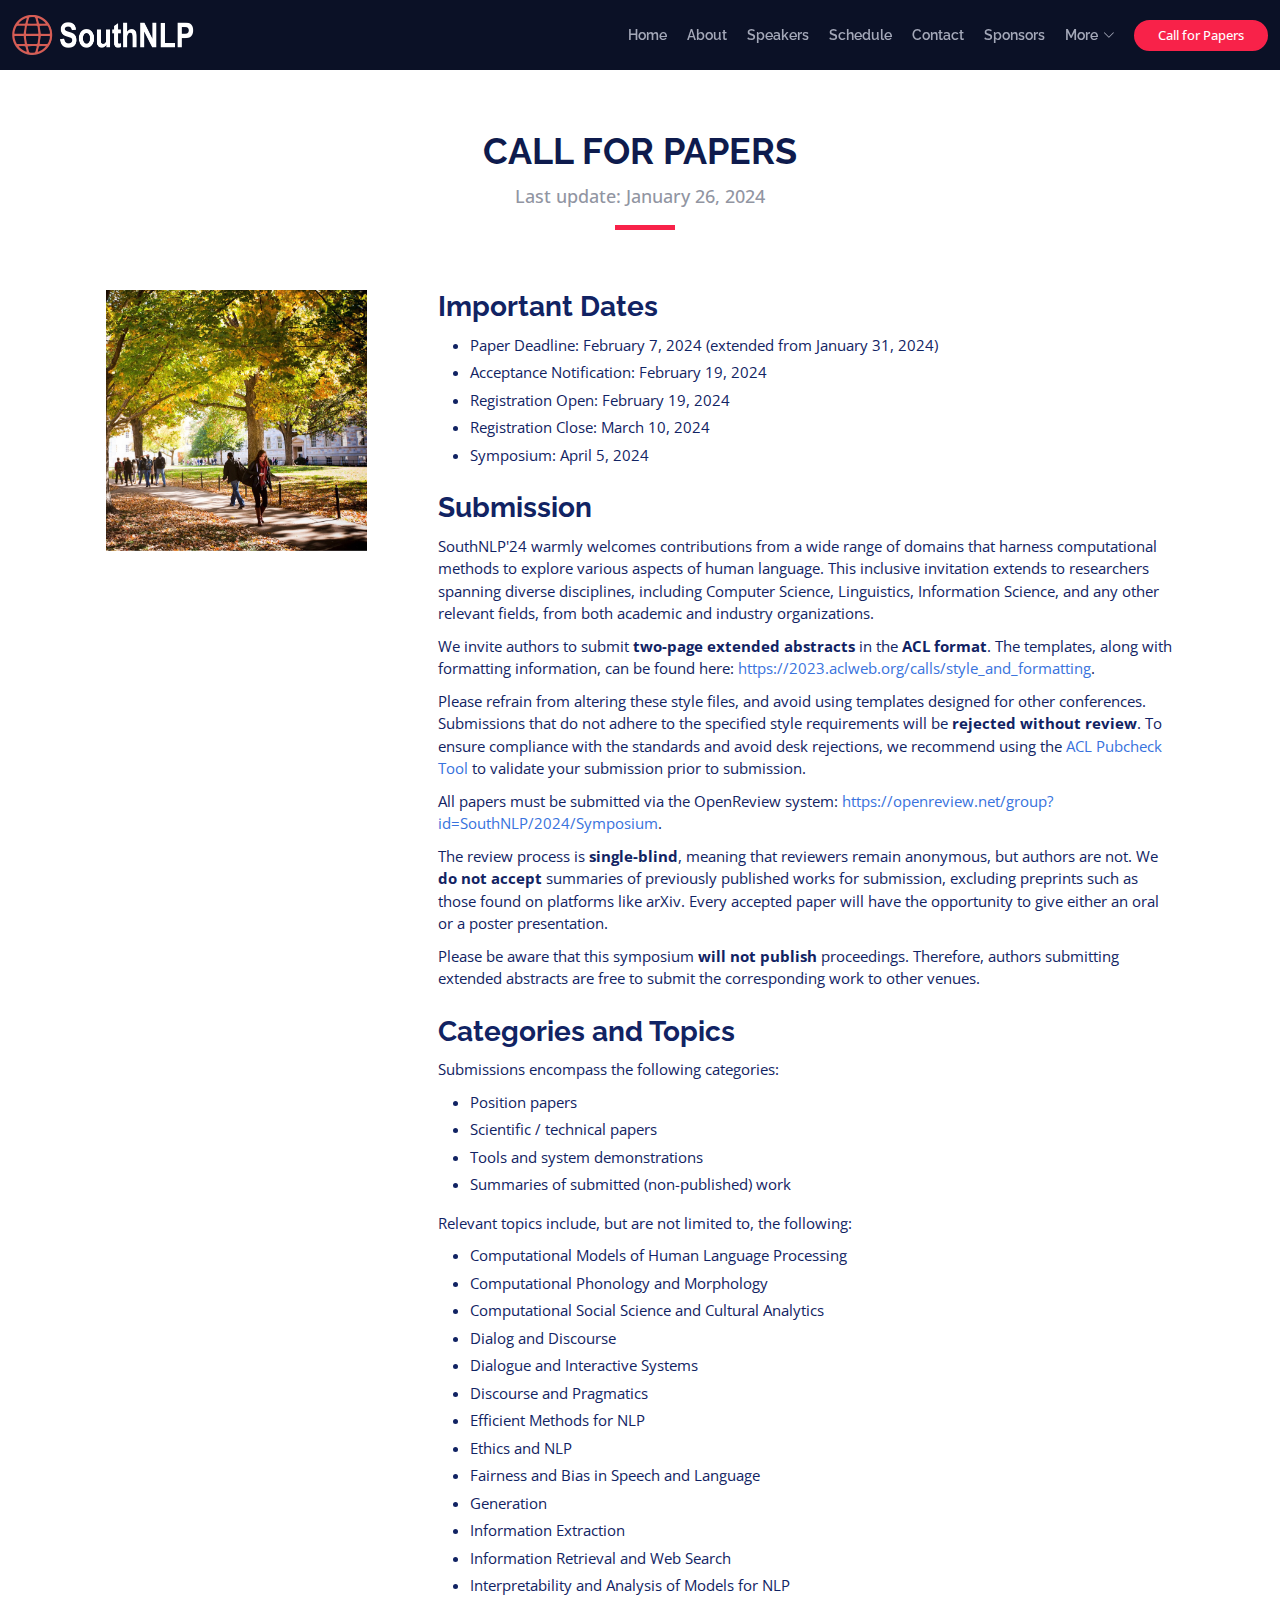
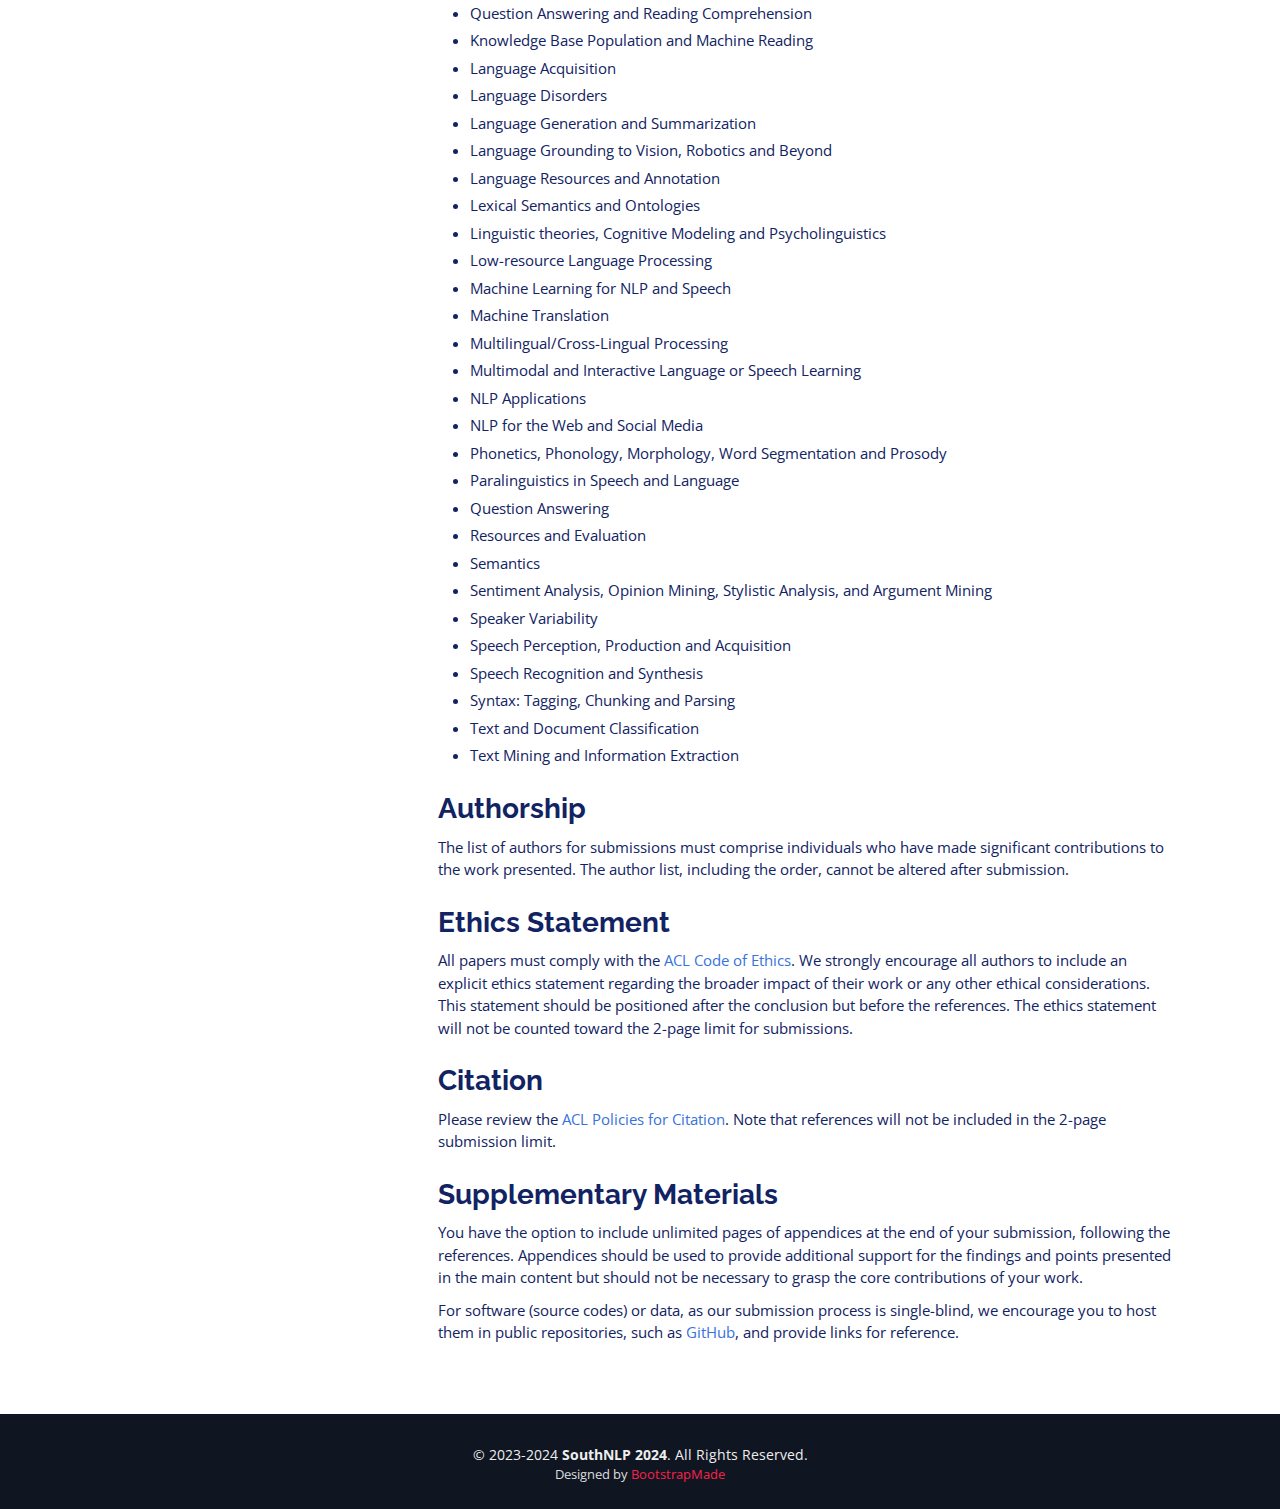
<file: cfp.html>
<!DOCTYPE html>
<html lang="en">

<head>
  <meta charset="utf-8">
  <meta content="width=device-width, initial-scale=1.0" name="viewport">

  <title>SouthNLP 2024 - Call for Papers</title>
  <meta content="" name="description">
  <meta content="" name="keywords">

  <!-- Favicons -->
  <link href="assets/img/favicon.png" rel="icon">
  <link href="assets/img/apple-touch-icon.png" rel="apple-touch-icon">

  <!-- Google Fonts -->
  <link href="https://fonts.googleapis.com/css?family=Open+Sans:300,300i,400,400i,700,700i|Raleway:300,400,500,700,800" rel="stylesheet">

  <!-- Vendor CSS Files -->
  <link href="assets/vendor/aos/aos.css" rel="stylesheet">
  <link href="assets/vendor/bootstrap/css/bootstrap.min.css" rel="stylesheet">
  <link href="assets/vendor/bootstrap-icons/bootstrap-icons.css" rel="stylesheet">
  <link href="assets/vendor/glightbox/css/glightbox.min.css" rel="stylesheet">
  <link href="assets/vendor/swiper/swiper-bundle.min.css" rel="stylesheet">

  <!-- Template Main CSS File -->
  <link href="assets/css/style.css" rel="stylesheet">

  <!-- =======================================================
  * Template Name: TheEvent
  * Updated: Sep 18 2023 with Bootstrap v5.3.2
  * Template URL: https://bootstrapmade.com/theevent-conference-event-bootstrap-template/
  * Author: BootstrapMade.com
  * License: https://bootstrapmade.com/license/
  ======================================================== -->
</head>

<body>

  <!-- ======= Header ======= -->
  <header id="header" class="d-flex align-items-center header-inner">
    <div class="container-fluid container-xxl d-flex align-items-center">

      <div id="logo" class="me-auto">
        <!-- Uncomment below if you prefer to use a text logo -->
        <!-- <h1><a href="index.html">The<span>Event</span></a></h1>-->
        <a href="index.html" class="scrollto"><img src="assets/img/logo.png" alt="" title=""></a>
      </div>

      <nav id="navbar" class="navbar order-last order-lg-0">
        <ul>
          <li><a class="nav-link scrollto" href="index.html#hero">Home</a></li>
          <li><a class="nav-link scrollto" href="index.html#about">About</a></li>
          <li><a class="nav-link scrollto" href="index.html#speakers">Speakers</a></li>
          <li><a class="nav-link scrollto" href="index.html#schedule">Schedule</a></li>
          <li><a class="nav-link scrollto" href="index.html#contact">Contact</a></li>
          <li><a class="nav-link scrollto" href="index.html#supporters">Sponsors</a></li>
          <li class="dropdown active"><a href="#"><span>More</span> <i class="bi bi-chevron-down"></i></a>
          <ul>
            <li><a href="cfp.html">Call for Papers</a></li>
            <li><a href="venue.html">Event Venue</a></li>
            <li><a href="registration.html">Registration</a></li>
            <li><a href="committee.html">Committee</a></li>
            <li><a href="assets/southnlp2024-flyer.pdf" target="_blank">Flyer</a></li>
          </ul>
        </li>
          
        </ul>
        <i class="bi bi-list mobile-nav-toggle"></i>
      </nav><!-- .navbar -->
      <a class="buy-tickets" href="cfp.html">Call for Papers</a>

    </div>
  </header><!-- End Header -->

  <!-- ======= Speaker Details Section ======= -->
  <main id="main" class="main-page">
    <section id="speakers-details">
      <div class="container">
        <div class="section-header">
          <h2>Call for Papers</h2>
          <p>Last update: January 26, 2024</p>
        </div>

        <div class="row">
          <div class="col-md-3 mx-auto">
            <img src="assets/img/emory-quad.jpg" alt="NLP Symposium" class="img-fluid">
          </div>

          <div class="col-md-8 mx-auto">
            <div class="details">
              <h2>Important Dates</h2>
              <ul style="color: #112363; font-size: 15px;">
                <li>Paper Deadline: February 7, 2024 (extended from January 31, 2024)</li>
                <li>Acceptance Notification: February 19, 2024</li>
                <li>Registration Open: February 19, 2024</li>
                <li>Registration Close: March 10, 2024</li>
                <li>Symposium: April 5, 2024</li>
              </ul>

              <h2 class="mtop">Submission</h2>
              <p>
                SouthNLP'24 warmly welcomes contributions from a wide range of domains that harness computational methods to explore various aspects of human language.
                This inclusive invitation extends to researchers spanning diverse disciplines, including Computer Science, Linguistics, Information Science, and any other relevant fields, from both academic and industry organizations.
              </p>
              <p>
                We invite authors to submit <b>two-page extended abstracts</b> in the <b>ACL format</b>.
                The templates, along with formatting information, can be found here:
                <a href="https://2023.aclweb.org/calls/style_and_formatting/" target="_blank">https://2023.aclweb.org/calls/style_and_formatting</a>.
              </p>
              <p>
                Please refrain from altering these style files, and avoid using templates designed for other conferences.
                Submissions that do not adhere to the specified style requirements will be <b>rejected without review</b>.
                To ensure compliance with the standards and avoid desk rejections, we recommend using the <a href="https://github.com/acl-org/aclpubcheck" target="_blank">ACL Pubcheck Tool</a> to validate your submission prior to submission.
              </p>
              <p>
                All papers must be submitted via the OpenReview system: <a href="https://openreview.net/group?id=SouthNLP/2024/Symposium" target="_blank">https://openreview.net/group?id=SouthNLP/2024/Symposium</a>.
              </p>
              <p>
                The review process is <b>single-blind</b>, meaning that reviewers remain anonymous, but authors are not. 
                We <b>do not accept</b> summaries of previously published works for submission, excluding preprints such as those found on platforms like arXiv.
                Every accepted paper will have the opportunity to give either an oral or a poster presentation.
              </p>
              <p>
                Please be aware that this symposium <b>will not publish</b> proceedings. Therefore, authors submitting extended abstracts are free to submit the corresponding work to other venues.
              </p>

              <h2 class="mtop">Categories and Topics</h2>
              <p>
                Submissions encompass the following categories:
              </p>              
              <ul style="color: #112363; font-size: 15px;">
                <li>Position papers</li>
                <li>Scientific / technical papers</li>
                <li>Tools and system demonstrations</li>
                <li>Summaries of submitted (non-published) work</li>
              </ul>
              <p>
                Relevant topics include, but are not limited to, the following:
              </p>
              <ul style="color: #112363; font-size: 15px;">
                <li>Computational Models of Human Language Processing</li>
                <li>Computational Phonology and Morphology</li>
                <li>Computational Social Science and Cultural Analytics</li>
                <li>Dialog and Discourse</li>
                <li>Dialogue and Interactive Systems</li>
                <li>Discourse and Pragmatics</li>
                <li>Efficient Methods for NLP</li>
                <li>Ethics and NLP</li>
                <li>Fairness and Bias in Speech and Language</li>
                <li>Generation</li>
                <li>Information Extraction</li>
                <li>Information Retrieval and Web Search</li>
                <li>Interpretability and Analysis of Models for NLP</li>
                <li>Question Answering and Reading Comprehension</li>
                <li>Knowledge Base Population and Machine Reading</li>
                <li>Language Acquisition</li>
                <li>Language Disorders</li>
                <li>Language Generation and Summarization</li>
                <li>Language Grounding to Vision, Robotics and Beyond</li>
                <li>Language Resources and Annotation</li>
                <li>Lexical Semantics and Ontologies</li>
                <li>Linguistic theories, Cognitive Modeling and Psycholinguistics</li>
                <li>Low-resource Language Processing</li>
                <li>Machine Learning for NLP and Speech</li>
                <li>Machine Translation</li>
                <li>Multilingual/Cross-Lingual Processing</li>
                <li>Multimodal and Interactive Language or Speech Learning</li>
                <li>NLP Applications</li>
                <li>NLP for the Web and Social Media</li>
                <li>Phonetics, Phonology, Morphology, Word Segmentation and Prosody</li>
                <li>Paralinguistics in Speech and Language</li>
                <li>Question Answering</li>
                <li>Resources and Evaluation</li>
                <li>Semantics</li>
                <li>Sentiment Analysis, Opinion Mining, Stylistic Analysis, and Argument Mining</li>
                <li>Speaker Variability</li>
                <li>Speech Perception, Production and Acquisition</li>
                <li>Speech Recognition and Synthesis</li>
                <li>Syntax: Tagging, Chunking and Parsing</li>
                <li>Text and Document Classification</li>
                <li>Text Mining and Information Extraction</li>
              </ul>
              
              <h2 class="mtop">Authorship</h2>
              <p>
                The list of authors for submissions must comprise individuals who have made significant contributions to the work presented.
                The author list, including the order, cannot be altered after submission.
              </p>

              <h2 class="mtop">Ethics Statement</h2>
              <p>
                All papers must comply with the <a href="https://www.aclweb.org/portal/content/acl-code-ethics" target="_blank">ACL Code of Ethics</a>.
                We strongly encourage all authors to include an explicit ethics statement regarding the broader impact of their work or any other ethical considerations.
                This statement should be positioned after the conclusion but before the references.
                The ethics statement will not be counted toward the 2-page limit for submissions.
              </p>

              <h2 class="mtop">Citation</h2>
              <p>
                Please review the <a href="https://www.aclweb.org/adminwiki/index.php/ACL_Policies_for_Submission,_Review_and_Citation" target="_blank">ACL Policies for Citation</a>.
                Note that references will not be included in the 2-page submission limit.
              </p>

              <h2 class="mtop">Supplementary Materials</h2>
              <p>
                You have the option to include unlimited pages of appendices at the end of your submission, following the references. 
                Appendices should be used to provide additional support for the findings and points presented in the main content but should not be necessary to grasp the core contributions of your work.
              </p>
              <p>
                For software (source codes) or data, as our submission process is single-blind, we encourage you to host them in public repositories, such as <a href="http://github.com" target="_blank">GitHub</a>, and provide links for reference.
              </p>
            </div>
          </div>
        </div>
      </div>
    </section>
  </main>
  <!-- End #main -->

  <!-- ======= Footer ======= -->
  <footer id="footer">
    <div class="container">
      <div class="copyright">
        &copy; 2023-2024 <strong>SouthNLP 2024</strong>. All Rights Reserved.
      </div>
      <div class="credits">
        <!--
        All the links in the footer should remain intact.
        You can delete the links only if you purchased the pro version.
        Licensing information: https://bootstrapmade.com/license/
        Purchase the pro version with working PHP/AJAX contact form: https://bootstrapmade.com/buy/?theme=TheEvent
        -->
        Designed by <a href="https://bootstrapmade.com/">BootstrapMade</a>
      </div>
    </div>
  </footer>
  <!-- End  Footer -->

  <a href="#" class="back-to-top d-flex align-items-center justify-content-center"><i class="bi bi-arrow-up-short"></i></a>

  <!-- Vendor JS Files -->
  <script src="assets/vendor/aos/aos.js"></script>
  <script src="assets/vendor/bootstrap/js/bootstrap.bundle.min.js"></script>
  <script src="assets/vendor/glightbox/js/glightbox.min.js"></script>
  <script src="assets/vendor/swiper/swiper-bundle.min.js"></script>
  <script src="assets/vendor/php-email-form/validate.js"></script>

  <!-- Template Main JS File -->
  <script src="assets/js/main.js"></script>

</body>

</html>
</file>
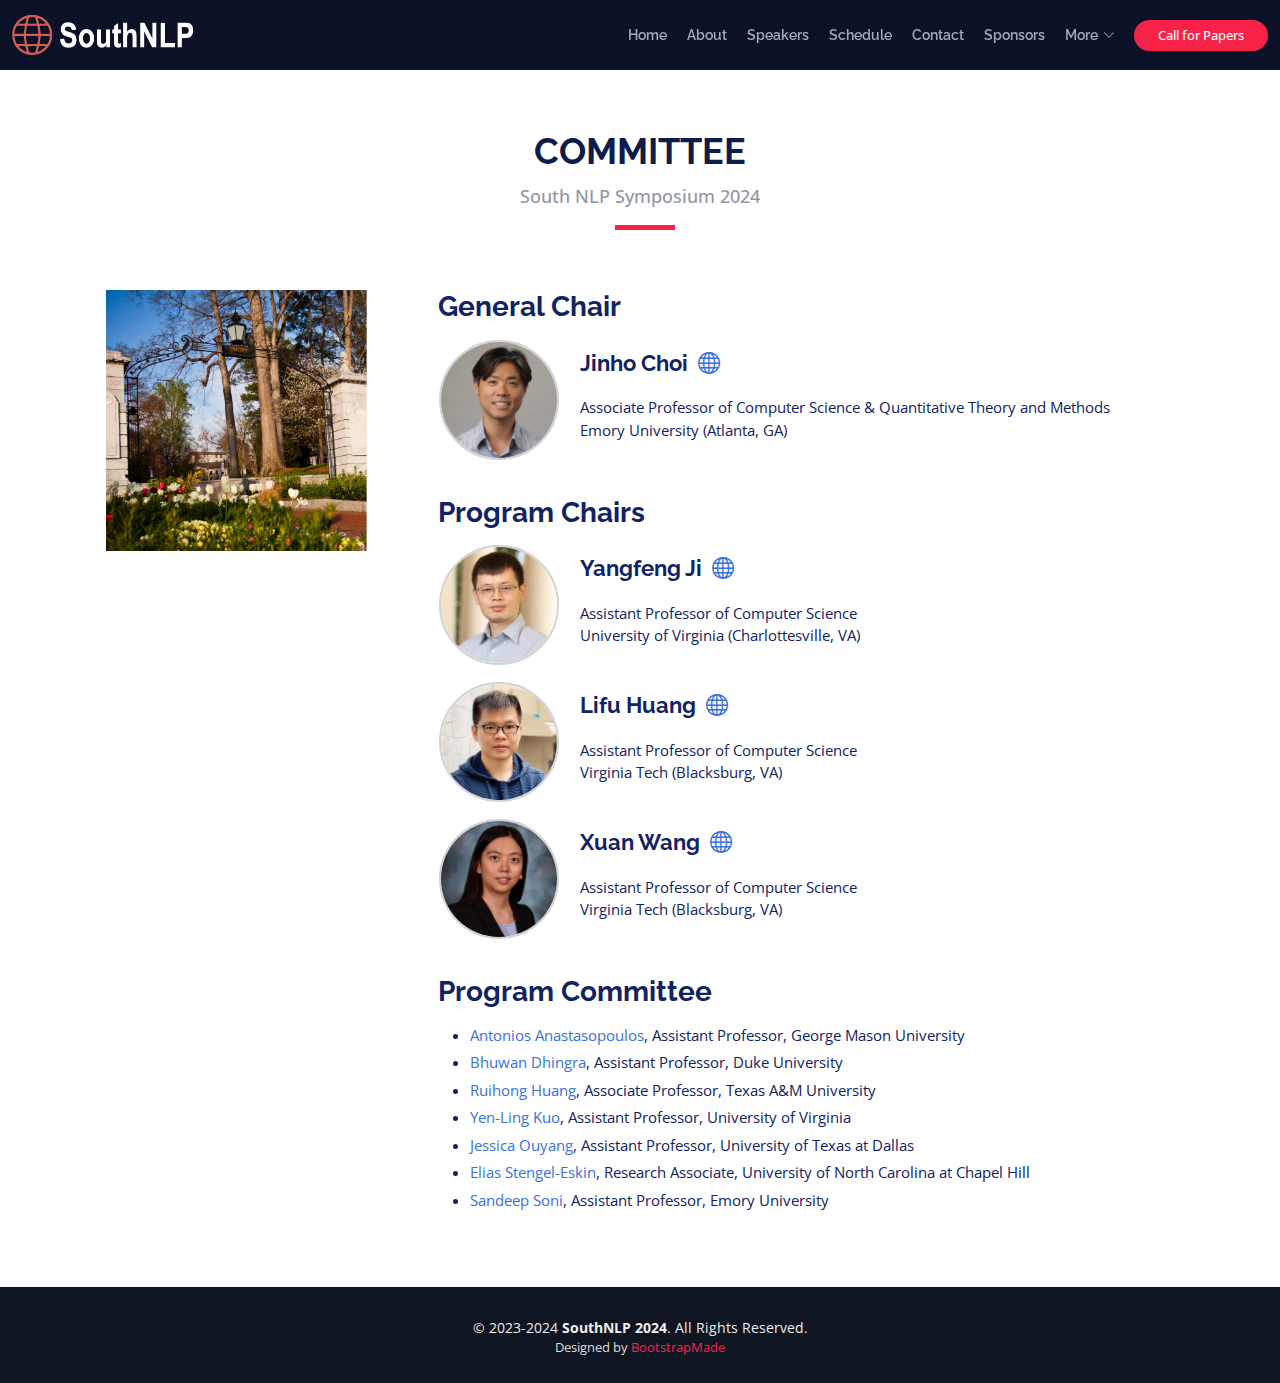
<file: committee.html>
<!DOCTYPE html>
<html lang="en">

<head>
  <meta charset="utf-8">
  <meta content="width=device-width, initial-scale=1.0" name="viewport">

  <title>SouthNLP 2024 - Committee</title>
  <meta content="" name="description">
  <meta content="" name="keywords">

  <!-- Favicons -->
  <link href="assets/img/favicon.png" rel="icon">
  <link href="assets/img/apple-touch-icon.png" rel="apple-touch-icon">

  <!-- Google Fonts -->
  <link href="https://fonts.googleapis.com/css?family=Open+Sans:300,300i,400,400i,700,700i|Raleway:300,400,500,700,800" rel="stylesheet">

  <!-- Vendor CSS Files -->
  <link href="assets/vendor/aos/aos.css" rel="stylesheet">
  <link href="assets/vendor/bootstrap/css/bootstrap.min.css" rel="stylesheet">
  <link href="assets/vendor/bootstrap-icons/bootstrap-icons.css" rel="stylesheet">
  <link href="assets/vendor/glightbox/css/glightbox.min.css" rel="stylesheet">
  <link href="assets/vendor/swiper/swiper-bundle.min.css" rel="stylesheet">

  <!-- Template Main CSS File -->
  <link href="assets/css/style.css" rel="stylesheet">

  <!-- =======================================================
  * Template Name: TheEvent
  * Updated: Sep 18 2023 with Bootstrap v5.3.2
  * Template URL: https://bootstrapmade.com/theevent-conference-event-bootstrap-template/
  * Author: BootstrapMade.com
  * License: https://bootstrapmade.com/license/
  ======================================================== -->
</head>

<body>

  <!-- ======= Header ======= -->
  <header id="header" class="d-flex align-items-center header-inner">
    <div class="container-fluid container-xxl d-flex align-items-center">

      <div id="logo" class="me-auto">
        <!-- Uncomment below if you prefer to use a text logo -->
        <!-- <h1><a href="index.html">The<span>Event</span></a></h1>-->
        <a href="index.html" class="scrollto"><img src="assets/img/logo.png" alt="" title=""></a>
      </div>

      <nav id="navbar" class="navbar order-last order-lg-0">
        <ul>
          <li><a class="nav-link scrollto" href="index.html#hero">Home</a></li>
          <li><a class="nav-link scrollto" href="index.html#about">About</a></li>
          <li><a class="nav-link scrollto" href="index.html#speakers">Speakers</a></li>
          <li><a class="nav-link scrollto" href="index.html#schedule">Schedule</a></li>
          <li><a class="nav-link scrollto" href="index.html#contact">Contact</a></li>
          <li><a class="nav-link scrollto" href="index.html#supporters">Sponsors</a></li>
          <li class="dropdown active"><a href="#"><span>More</span> <i class="bi bi-chevron-down"></i></a>
          <ul>
            <li><a href="cfp.html">Call for Papers</a></li>
            <li><a href="venue.html">Event Venue</a></li>
            <li><a href="registration.html">Registration</a></li>
            <li><a href="committee.html">Committee</a></li>
            <li><a href="assets/southnlp2024-flyer.pdf" target="_blank">Flyer</a></li>
          </ul>
        </li>
          
        </ul>
        <i class="bi bi-list mobile-nav-toggle"></i>
      </nav><!-- .navbar -->
      <a class="buy-tickets" href="cfp.html">Call for Papers</a>

    </div>
  </header><!-- End Header -->

  <!-- ======= Speaker Details Section ======= -->
  <main id="main" class="main-page">
    <section id="speakers-details">
      <div class="container">
        <div class="section-header">
          <h2>Committee</h2>
          <p>South NLP Symposium 2024</p>
        </div>

        <div class="row">
          <div class="col-md-3 mx-auto">
            <img src="assets/img/emory-gate.jpg" alt="Math and Science Center" class="img-fluid">
          </div>

          <div class="col-md-8 mx-auto">
            <div class="details">
              <h2 style="margin-bottom: 15px;">General Chair</h2>
              <table>
                <tr>
                  <td style="width: 20%; padding-right: 20px;">
                    <div class="circular-image">
                      <img src="assets/img/committee/jinho-choi.jpg" alt="Jinho Choi">
                    </div>
                  </td>
                  <td style="width: 80%; vertical-align: top;">
                    <h3 style="color: #112363; font-size: 22px; font-weight: bold; margin-top: 10px;">
                      Jinho Choi
                      &nbsp;<a href="https://www.emorynlp.org/faculty/jinho-choi" target="_blank"><i class="bi bi-globe"></i></a>
                    </h3>
                    <p>
                      Associate Professor of Computer Science & Quantitative Theory and Methods<br>
                      Emory University (Atlanta, GA)
                    </p>
                  </td>
                </tr>
              </table>

              <h2 style="margin-top: 35px; margin-bottom: 15px;">Program Chairs</h2>
              <table>
                <tr>
                  <td style="width: 20%; padding-right: 20px;">
                    <div class="circular-image">
                      <img src="assets/img/committee/yangfeng-ji.jpg" alt="Yangfeng Ji">
                    </div>
                  </td>
                  <td style="width: 80%; vertical-align: top;">
                    <h3 style="color: #112363; font-size: 22px; font-weight: bold; margin-top: 10px;">
                      Yangfeng Ji
                      &nbsp;<a href="http://yangfengji.net" target="_blank"><i class="bi bi-globe"></i></a>
                    </h3>
                    <p>
                      Assistant Professor of Computer Science<br>
                      University of Virginia (Charlottesville, VA)
                    </p>
                  </td>
                </tr>
              </table>

              <table style="margin-top: 15px;">
                <tr>
                  <td style="width: 20%; padding-right: 20px;">
                    <div class="circular-image">
                      <img src="assets/img/committee/lifu-huang.jpg" alt="Lifu Huang">
                    </div>
                  </td>
                  <td style="width: 80%; vertical-align: top;">
                    <h3 style="color: #112363; font-size: 22px; font-weight: bold; margin-top: 10px;">
                      Lifu Huang
                      &nbsp;<a href="https://wilburone.github.io" target="_blank"><i class="bi bi-globe"></i></a>
                    </h3>
                    <p>
                      Assistant Professor of Computer Science<br>
                      Virginia Tech (Blacksburg, VA)
                    </p>
                  </td>
                </tr>
              </table>

              <table style="margin-top: 15px;">
                <tr>
                  <td style="width: 20%; padding-right: 20px;">
                    <div class="circular-image">
                      <img src="assets/img/committee/xuan-wang.jpg" alt="Xuan Wang">
                    </div>
                  </td>
                  <td style="width: 80%; vertical-align: top;">
                    <h3 style="color: #112363; font-size: 22px; font-weight: bold; margin-top: 10px;">
                      Xuan Wang
                      &nbsp;<a href="https://xuanwang91.github.io" target="_blank"><i class="bi bi-globe"></i></a>
                    </h3>
                    <p>
                      Assistant Professor of Computer Science<br>
                      Virginia Tech (Blacksburg, VA)
                    </p>
                  </td>
                </tr>
              </table>

              <h2 style="margin-top: 35px; margin-bottom: 15px;">Program Committee</h2>
              <ul>
                <li><a href="https://cs.gmu.edu/~antonis/author/antonios-anastasopoulos/" target="_blank">Antonios Anastasopoulos</a>, Assistant Professor, George Mason University</li>
                <li><a href="https://users.cs.duke.edu/~bdhingra/" target="_blank">Bhuwan Dhingra</a>, Assistant Professor, Duke University</li>
                <li><a href="https://people.engr.tamu.edu/huangrh/" target="_blank">Ruihong Huang</a>, Associate Professor, Texas A&M University</li>
                <li><a href="https://yenlingkuo.com" target="_blank">Yen-Ling Kuo</a>, Assistant Professor, University of Virginia</li>
                <li><a href="https://personal.utdallas.edu/~jessica.ouyang/" target="_blank">Jessica Ouyang</a>, Assistant Professor, University of Texas at Dallas</li>
                <li><a href="https://esteng.github.io" target="_blank">Elias Stengel-Eskin</a>, Research Associate, University of North Carolina at Chapel Hill</li>
                <li><a href="https://sandeepsoni.github.io" target="_blank">Sandeep Soni</a>, Assistant Professor, Emory University</li>
              </ul>
            </div>  
          </div>
        </div>
      </div>
    </section>
  </main>
  <!-- End #main -->

  <!-- ======= Footer ======= -->
  <footer id="footer">
    <div class="container">
      <div class="copyright">
        &copy; 2023-2024 <strong>SouthNLP 2024</strong>. All Rights Reserved.
      </div>
      <div class="credits">
        <!--
        All the links in the footer should remain intact.
        You can delete the links only if you purchased the pro version.
        Licensing information: https://bootstrapmade.com/license/
        Purchase the pro version with working PHP/AJAX contact form: https://bootstrapmade.com/buy/?theme=TheEvent
        -->
        Designed by <a href="https://bootstrapmade.com/">BootstrapMade</a>
      </div>
    </div>
  </footer>
  <!-- End  Footer -->

  <a href="#" class="back-to-top d-flex align-items-center justify-content-center"><i class="bi bi-arrow-up-short"></i></a>

  <!-- Vendor JS Files -->
  <script src="assets/vendor/aos/aos.js"></script>
  <script src="assets/vendor/bootstrap/js/bootstrap.bundle.min.js"></script>
  <script src="assets/vendor/glightbox/js/glightbox.min.js"></script>
  <script src="assets/vendor/swiper/swiper-bundle.min.js"></script>
  <script src="assets/vendor/php-email-form/validate.js"></script>

  <!-- Template Main JS File -->
  <script src="assets/js/main.js"></script>

</body>

</html>
</file>
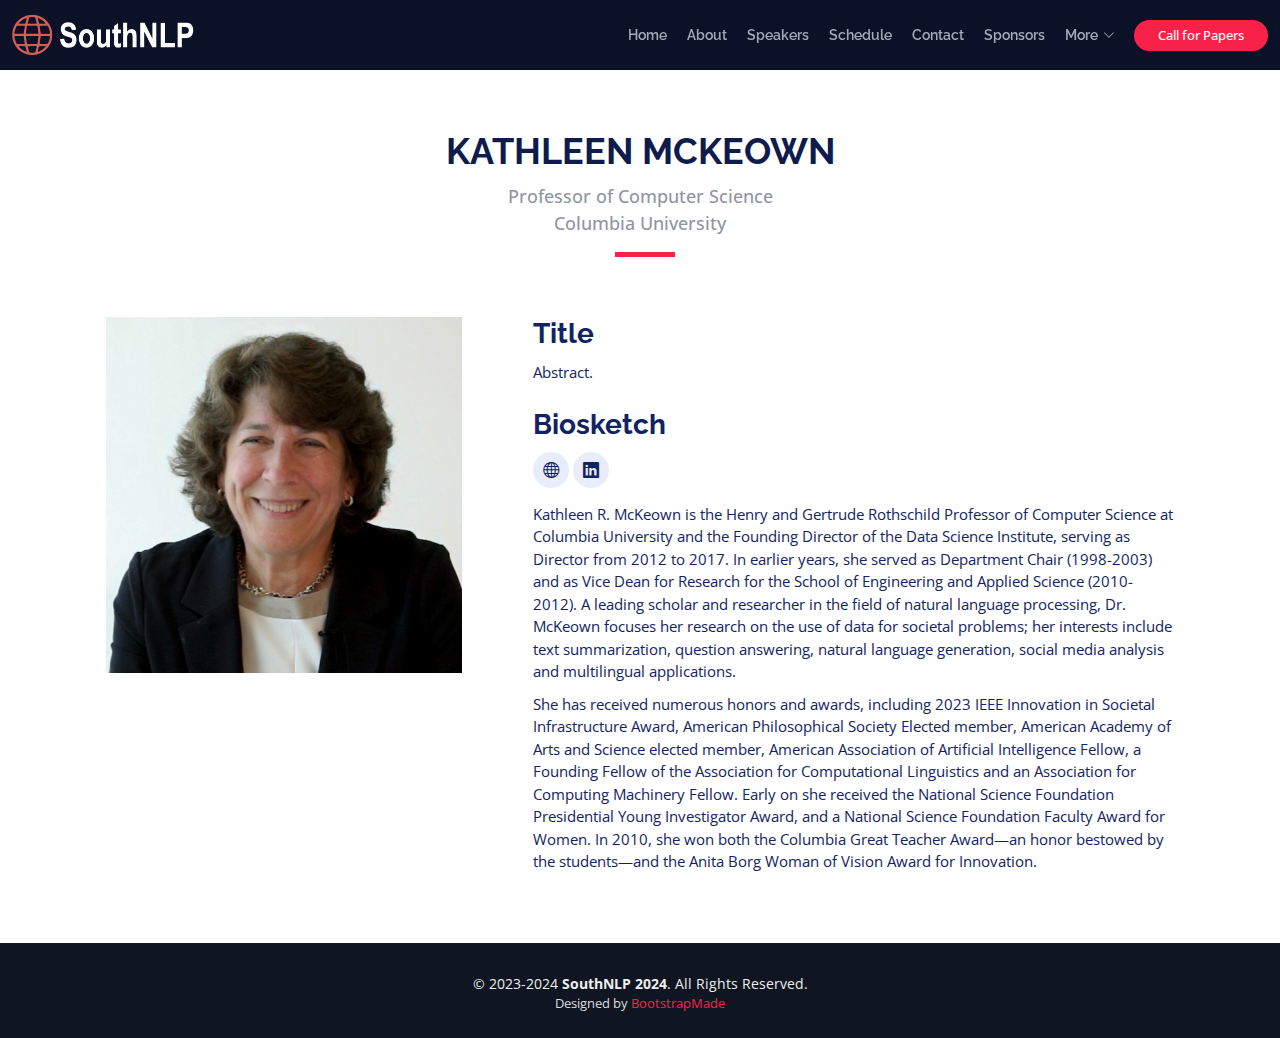
<file: kathleen_mckeown.html>
<!DOCTYPE html>
<html lang="en">

<head>
  <meta charset="utf-8">
  <meta content="width=device-width, initial-scale=1.0" name="viewport">

  <title>SouthNLP 2024 - Keynote Speaker</title>
  <meta content="" name="description">
  <meta content="" name="keywords">

  <!-- Favicons -->
  <link href="assets/img/favicon.png" rel="icon">
  <link href="assets/img/apple-touch-icon.png" rel="apple-touch-icon">

  <!-- Google Fonts -->
  <link href="https://fonts.googleapis.com/css?family=Open+Sans:300,300i,400,400i,700,700i|Raleway:300,400,500,700,800" rel="stylesheet">

  <!-- Vendor CSS Files -->
  <link href="assets/vendor/aos/aos.css" rel="stylesheet">
  <link href="assets/vendor/bootstrap/css/bootstrap.min.css" rel="stylesheet">
  <link href="assets/vendor/bootstrap-icons/bootstrap-icons.css" rel="stylesheet">
  <link href="assets/vendor/glightbox/css/glightbox.min.css" rel="stylesheet">
  <link href="assets/vendor/swiper/swiper-bundle.min.css" rel="stylesheet">

  <!-- Template Main CSS File -->
  <link href="assets/css/style.css" rel="stylesheet">

  <!-- =======================================================
  * Template Name: TheEvent
  * Updated: Sep 18 2023 with Bootstrap v5.3.2
  * Template URL: https://bootstrapmade.com/theevent-conference-event-bootstrap-template/
  * Author: BootstrapMade.com
  * License: https://bootstrapmade.com/license/
  ======================================================== -->
</head>

<body>

  <!-- ======= Header ======= -->
  <header id="header" class="d-flex align-items-center header-inner">
    <div class="container-fluid container-xxl d-flex align-items-center">

      <div id="logo" class="me-auto">
        <!-- Uncomment below if you prefer to use a text logo -->
        <!-- <h1><a href="index.html">The<span>Event</span></a></h1>-->
        <a href="index.html" class="scrollto"><img src="assets/img/logo.png" alt="" title=""></a>
      </div>

      <nav id="navbar" class="navbar order-last order-lg-0">
        <ul>
          <li><a class="nav-link scrollto" href="index.html#hero">Home</a></li>
          <li><a class="nav-link scrollto" href="index.html#about">About</a></li>
          <li><a class="nav-link scrollto" href="index.html#speakers">Speakers</a></li>
          <li><a class="nav-link scrollto" href="index.html#schedule">Schedule</a></li>
          <li><a class="nav-link scrollto" href="index.html#contact">Contact</a></li>
          <li><a class="nav-link scrollto" href="index.html#supporters">Sponsors</a></li>
          <li class="dropdown active"><a href="#"><span>More</span> <i class="bi bi-chevron-down"></i></a>
          <ul>
            <li><a href="cfp.html">Call for Papers</a></li>
            <li><a href="venue.html">Event Venue</a></li>
            <li><a href="registration.html">Registration</a></li>
            <li><a href="committee.html">Committee</a></li>
          </ul>
        </li>
          
        </ul>
        <i class="bi bi-list mobile-nav-toggle"></i>
      </nav><!-- .navbar -->
      <a class="buy-tickets" href="cfp.html">Call for Papers</a>

    </div>
  </header><!-- End Header -->

  <!-- ======= Speaker Details Section ======= -->
  <main id="main" class="main-page">
    <section id="speakers-details">
      <div class="container">
        <div class="section-header">
          <h2>Kathleen McKeown</h2>
          <p>Professor of Computer Science<br>Columbia University</p>
        </div>

        <div class="row">
          <div class="col-md-4 mx-auto">
            <img src="assets/img/speakers/kathleen_mckeown.jpg" alt="Speaker 2" class="img-fluid">
          </div>

          <div class="col-md-7 mx-auto">
            <div class="details">
              <h2>Title</h2>
              <p>Abstract.</p>

              <h2 style="margin-top: 25px">Biosketch</h2>
              <div class="social">
                <a href="http://www.cs.columbia.edu/~kathy" target="_blank"><i class="bi bi-globe"></i></a>
                  <a href="https://www.linkedin.com/in/kathymckeown" target="_blank"><i class="bi bi-linkedin"></i></a>
              </div>
              <p>
                Kathleen R. McKeown is the Henry and Gertrude Rothschild Professor of Computer Science at Columbia University and the Founding Director of the Data Science Institute, serving as Director from 2012 to 2017.
                In earlier years, she served as Department Chair (1998-2003) and as Vice Dean for Research for the School of Engineering and Applied Science (2010-2012).
                A leading scholar and researcher in the field of natural language processing, Dr. McKeown focuses her research on the use of data for societal problems; her interests include text summarization, question answering, natural language generation, social media analysis and multilingual applications.
              </p>
              <p>
                She has received numerous honors and awards, including 2023 IEEE Innovation in Societal Infrastructure Award, American Philosophical Society Elected member, American Academy of Arts and Science elected member, American Association of Artificial Intelligence Fellow, a Founding Fellow of the Association for Computational Linguistics and an Association for Computing Machinery Fellow. 
                Early on she received the National Science Foundation Presidential Young Investigator Award, and a National Science Foundation Faculty Award for Women. In 2010, she won both the Columbia Great Teacher Award—an honor bestowed by the students—and the Anita Borg Woman of Vision Award for Innovation.
            </div>
          </div>
        </div>
      </div>
    </section>
  </main>
  <!-- End #main -->

  <!-- ======= Footer ======= -->
  <footer id="footer">
    <div class="container">
      <div class="copyright">
        &copy; 2023-2024 <strong>SouthNLP 2024</strong>. All Rights Reserved.
      </div>
      <div class="credits">
        <!--
        All the links in the footer should remain intact.
        You can delete the links only if you purchased the pro version.
        Licensing information: https://bootstrapmade.com/license/
        Purchase the pro version with working PHP/AJAX contact form: https://bootstrapmade.com/buy/?theme=TheEvent
        -->
        Designed by <a href="https://bootstrapmade.com/">BootstrapMade</a>
      </div>
    </div>
  </footer>
  <!-- End  Footer -->

  <a href="#" class="back-to-top d-flex align-items-center justify-content-center"><i class="bi bi-arrow-up-short"></i></a>

  <!-- Vendor JS Files -->
  <script src="assets/vendor/aos/aos.js"></script>
  <script src="assets/vendor/bootstrap/js/bootstrap.bundle.min.js"></script>
  <script src="assets/vendor/glightbox/js/glightbox.min.js"></script>
  <script src="assets/vendor/swiper/swiper-bundle.min.js"></script>
  <script src="assets/vendor/php-email-form/validate.js"></script>

  <!-- Template Main JS File -->
  <script src="assets/js/main.js"></script>

</body>

</html>
</file>
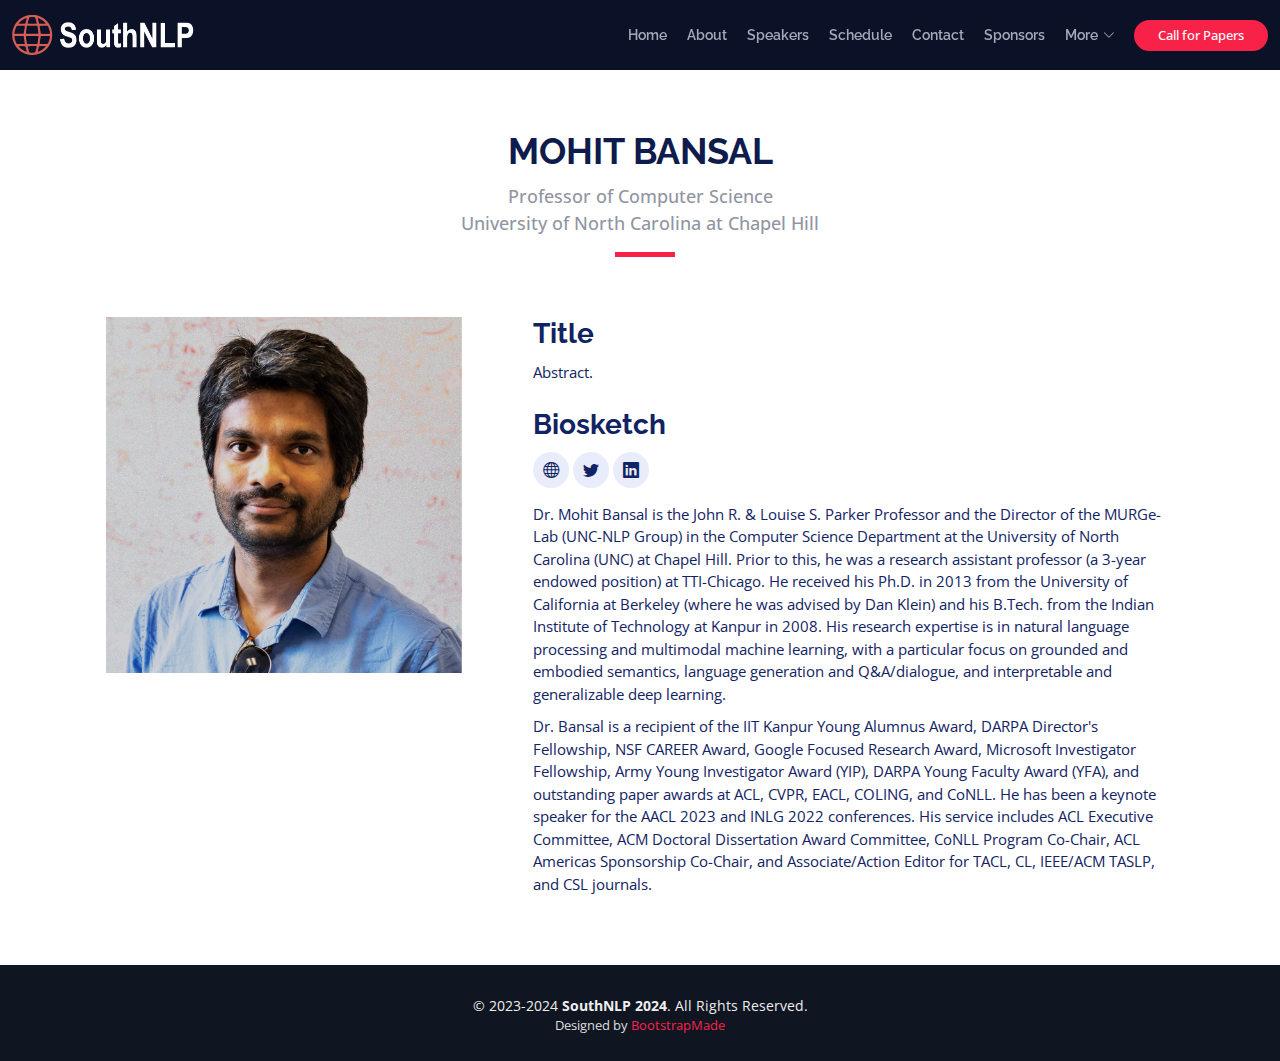
<file: mohit_bansal.html>
<!DOCTYPE html>
<html lang="en">

<head>
  <meta charset="utf-8">
  <meta content="width=device-width, initial-scale=1.0" name="viewport">

  <title>SouthNLP 2024 - Keynote Speaker</title>
  <meta content="" name="description">
  <meta content="" name="keywords">

  <!-- Favicons -->
  <link href="assets/img/favicon.png" rel="icon">
  <link href="assets/img/apple-touch-icon.png" rel="apple-touch-icon">

  <!-- Google Fonts -->
  <link href="https://fonts.googleapis.com/css?family=Open+Sans:300,300i,400,400i,700,700i|Raleway:300,400,500,700,800" rel="stylesheet">

  <!-- Vendor CSS Files -->
  <link href="assets/vendor/aos/aos.css" rel="stylesheet">
  <link href="assets/vendor/bootstrap/css/bootstrap.min.css" rel="stylesheet">
  <link href="assets/vendor/bootstrap-icons/bootstrap-icons.css" rel="stylesheet">
  <link href="assets/vendor/glightbox/css/glightbox.min.css" rel="stylesheet">
  <link href="assets/vendor/swiper/swiper-bundle.min.css" rel="stylesheet">

  <!-- Template Main CSS File -->
  <link href="assets/css/style.css" rel="stylesheet">

  <!-- =======================================================
  * Template Name: TheEvent
  * Updated: Sep 18 2023 with Bootstrap v5.3.2
  * Template URL: https://bootstrapmade.com/theevent-conference-event-bootstrap-template/
  * Author: BootstrapMade.com
  * License: https://bootstrapmade.com/license/
  ======================================================== -->
</head>

<body>

  <!-- ======= Header ======= -->
  <header id="header" class="d-flex align-items-center header-inner">
    <div class="container-fluid container-xxl d-flex align-items-center">

      <div id="logo" class="me-auto">
        <!-- Uncomment below if you prefer to use a text logo -->
        <!-- <h1><a href="index.html">The<span>Event</span></a></h1>-->
        <a href="index.html" class="scrollto"><img src="assets/img/logo.png" alt="" title=""></a>
      </div>

      <nav id="navbar" class="navbar order-last order-lg-0">
        <ul>
          <li><a class="nav-link scrollto" href="index.html#hero">Home</a></li>
          <li><a class="nav-link scrollto" href="index.html#about">About</a></li>
          <li><a class="nav-link scrollto" href="index.html#speakers">Speakers</a></li>
          <li><a class="nav-link scrollto" href="index.html#schedule">Schedule</a></li>
          <li><a class="nav-link scrollto" href="index.html#contact">Contact</a></li>
          <li><a class="nav-link scrollto" href="index.html#supporters">Sponsors</a></li>
          <li class="dropdown active"><a href="#"><span>More</span> <i class="bi bi-chevron-down"></i></a>
          <ul>
            <li><a href="cfp.html">Call for Papers</a></li>
            <li><a href="venue.html">Event Venue</a></li>
            <li><a href="registration.html">Registration</a></li>
            <li><a href="committee.html">Committee</a></li>
          </ul>
        </li>
          
        </ul>
        <i class="bi bi-list mobile-nav-toggle"></i>
      </nav><!-- .navbar -->
      <a class="buy-tickets" href="cfp.html">Call for Papers</a>

    </div>
  </header><!-- End Header -->

  <!-- ======= Speaker Details Section ======= -->
  <main id="main" class="main-page">
    <section id="speakers-details">
      <div class="container">
        <div class="section-header">
          <h2>Mohit Bansal</h2>
          <p>Professor of Computer Science<br>University of North Carolina at Chapel Hill</p>
        </div>

        <div class="row">
          <div class="col-md-4 mx-auto">
            <img src="assets/img/speakers/mohit_bansal.jpg" alt="Speaker 1" class="img-fluid">
          </div>

          <div class="col-md-7 mx-auto">
            <div class="details">
              <h2>Title</h2>
              <p>Abstract.</p>

              <h2 style="margin-top: 25px">Biosketch</h2>
              <div class="social">
                <a href="https://www.cs.unc.edu/~mbansal" target="_blank"><i class="bi bi-globe"></i></a>
                <a href="https://twitter.com/mohitban47" target="_blank"><i class="bi bi-twitter"></i></a>
                <a href="https://www.linkedin.com/in/mohitbansalnlp" target="_blank"><i class="bi bi-linkedin"></i></a>
              </div>
              <p>
                Dr. Mohit Bansal is the John R. & Louise S. Parker Professor and the Director of the MURGe-Lab (UNC-NLP Group) in the Computer Science Department at the University of North Carolina (UNC) at Chapel Hill. 
                Prior to this, he was a research assistant professor (a 3-year endowed position) at TTI-Chicago. 
                He received his Ph.D. in 2013 from the University of California at Berkeley (where he was advised by Dan Klein) and his B.Tech. from the Indian Institute of Technology at Kanpur in 2008.
                His research expertise is in natural language processing and multimodal machine learning, with a particular focus on grounded and embodied semantics, language generation and Q&A/dialogue, and interpretable and generalizable deep learning.
              </p>
              <p>
                Dr. Bansal is a recipient of the IIT Kanpur Young Alumnus Award, DARPA Director's Fellowship, NSF CAREER Award, Google Focused Research Award, Microsoft Investigator Fellowship, Army Young Investigator Award (YIP), DARPA Young Faculty Award (YFA), and outstanding paper awards at ACL, CVPR, EACL, COLING, and CoNLL. 
                He has been a keynote speaker for the AACL 2023 and INLG 2022 conferences. His service includes ACL Executive Committee, ACM Doctoral Dissertation Award Committee, CoNLL Program Co-Chair, ACL Americas Sponsorship Co-Chair, and Associate/Action Editor for TACL, CL, IEEE/ACM TASLP, and CSL journals.
              </p>
            </div>
          </div>
        </div>
      </div>
    </section>
  </main>
  <!-- End #main -->

  <!-- ======= Footer ======= -->
  <footer id="footer">
    <div class="container">
      <div class="copyright">
        &copy; 2023-2024 <strong>SouthNLP 2024</strong>. All Rights Reserved.
      </div>
      <div class="credits">
        <!--
        All the links in the footer should remain intact.
        You can delete the links only if you purchased the pro version.
        Licensing information: https://bootstrapmade.com/license/
        Purchase the pro version with working PHP/AJAX contact form: https://bootstrapmade.com/buy/?theme=TheEvent
       -->
        Designed by <a href="https://bootstrapmade.com/">BootstrapMade</a>
      </div>
    </div>
  </footer>
  <!-- End  Footer -->

  <a href="#" class="back-to-top d-flex align-items-center justify-content-center"><i class="bi bi-arrow-up-short"></i></a>

  <!-- Vendor JS Files -->
  <script src="assets/vendor/aos/aos.js"></script>
  <script src="assets/vendor/bootstrap/js/bootstrap.bundle.min.js"></script>
  <script src="assets/vendor/glightbox/js/glightbox.min.js"></script>
  <script src="assets/vendor/swiper/swiper-bundle.min.js"></script>
  <script src="assets/vendor/php-email-form/validate.js"></script>

  <!-- Template Main JS File -->
  <script src="assets/js/main.js"></script>

</body>

</html>
</file>
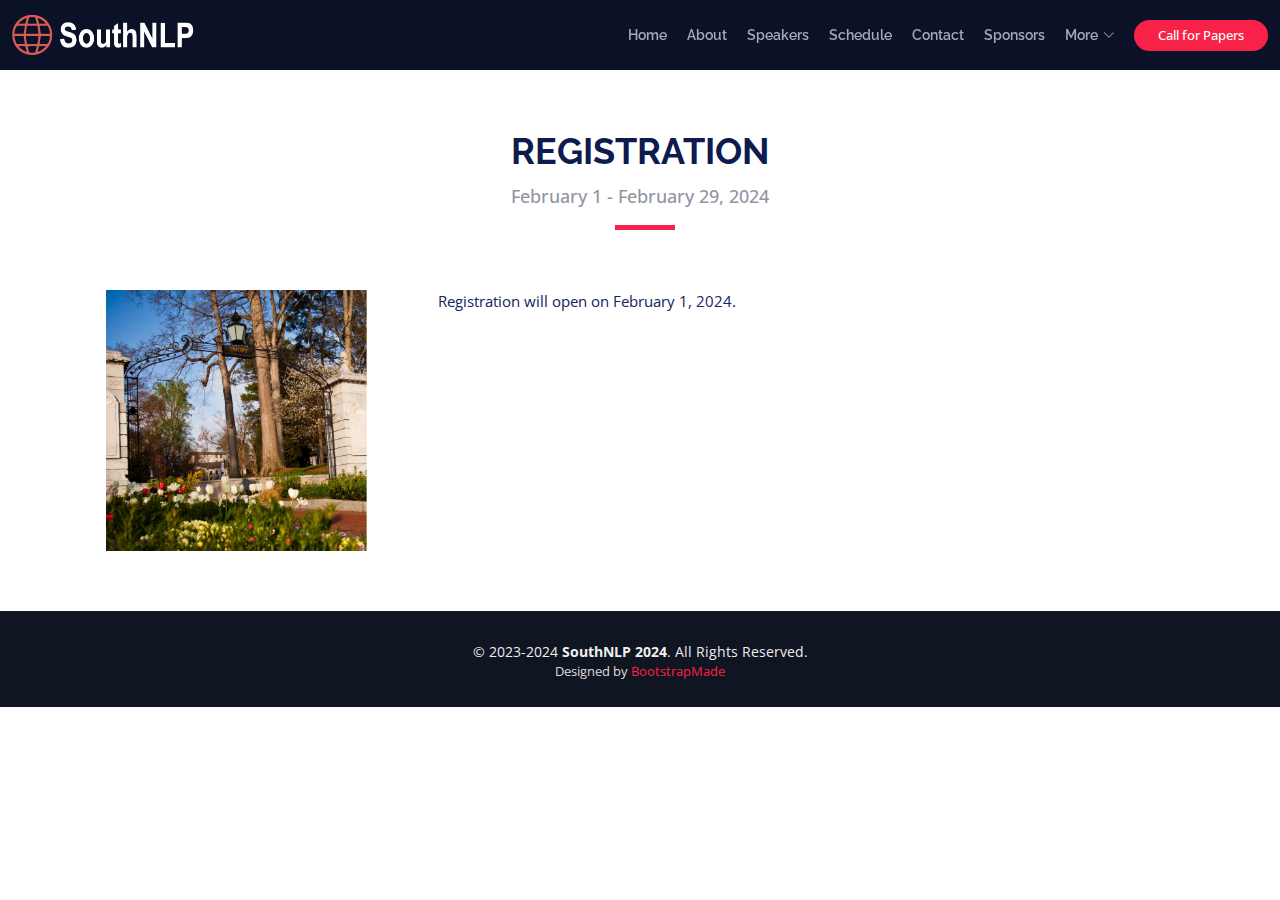
<file: registration.html>
<!DOCTYPE html>
<html lang="en">

<head>
  <meta charset="utf-8">
  <meta content="width=device-width, initial-scale=1.0" name="viewport">

  <title>SouthNLP 2024 - Registration</title>
  <meta content="" name="description">
  <meta content="" name="keywords">

  <!-- Favicons -->
  <link href="assets/img/favicon.png" rel="icon">
  <link href="assets/img/apple-touch-icon.png" rel="apple-touch-icon">

  <!-- Google Fonts -->
  <link href="https://fonts.googleapis.com/css?family=Open+Sans:300,300i,400,400i,700,700i|Raleway:300,400,500,700,800" rel="stylesheet">

  <!-- Vendor CSS Files -->
  <link href="assets/vendor/aos/aos.css" rel="stylesheet">
  <link href="assets/vendor/bootstrap/css/bootstrap.min.css" rel="stylesheet">
  <link href="assets/vendor/bootstrap-icons/bootstrap-icons.css" rel="stylesheet">
  <link href="assets/vendor/glightbox/css/glightbox.min.css" rel="stylesheet">
  <link href="assets/vendor/swiper/swiper-bundle.min.css" rel="stylesheet">

  <!-- Template Main CSS File -->
  <link href="assets/css/style.css" rel="stylesheet">

  <!-- =======================================================
  * Template Name: TheEvent
  * Updated: Sep 18 2023 with Bootstrap v5.3.2
  * Template URL: https://bootstrapmade.com/theevent-conference-event-bootstrap-template/
  * Author: BootstrapMade.com
  * License: https://bootstrapmade.com/license/
  ======================================================== -->
</head>

<body>

  <!-- ======= Header ======= -->
  <header id="header" class="d-flex align-items-center header-inner">
    <div class="container-fluid container-xxl d-flex align-items-center">

      <div id="logo" class="me-auto">
        <!-- Uncomment below if you prefer to use a text logo -->
        <!-- <h1><a href="index.html">The<span>Event</span></a></h1>-->
        <a href="index.html" class="scrollto"><img src="assets/img/logo.png" alt="" title=""></a>
      </div>

      <nav id="navbar" class="navbar order-last order-lg-0">
        <ul>
          <li><a class="nav-link scrollto" href="index.html#hero">Home</a></li>
          <li><a class="nav-link scrollto" href="index.html#about">About</a></li>
          <li><a class="nav-link scrollto" href="index.html#speakers">Speakers</a></li>
          <li><a class="nav-link scrollto" href="index.html#schedule">Schedule</a></li>
          <li><a class="nav-link scrollto" href="index.html#contact">Contact</a></li>
          <li><a class="nav-link scrollto" href="index.html#supporters">Sponsors</a></li>
          <li class="dropdown active"><a href="#"><span>More</span> <i class="bi bi-chevron-down"></i></a>
          <ul>
            <li><a href="cfp.html">Call for Papers</a></li>
            <li><a href="venue.html">Event Venue</a></li>
            <li><a href="registration.html">Registration</a></li>
            <li><a href="committee.html">Committee</a></li>
          </ul>
        </li>
          
        </ul>
        <i class="bi bi-list mobile-nav-toggle"></i>
      </nav><!-- .navbar -->
      <a class="buy-tickets" href="cfp.html">Call for Papers</a>

    </div>
  </header><!-- End Header -->

  <!-- ======= Speaker Details Section ======= -->
  <main id="main" class="main-page">
    <section id="speakers-details">
      <div class="container">
        <div class="section-header">
          <h2>Registration</h2>
          <p>February 1 - February 29, 2024</p>
        </div>

        <div class="row">
          <div class="col-md-3 mx-auto">
            <img src="assets/img/emory-gate.jpg" alt="Math and Science Center" class="img-fluid">
          </div>

          <div class="col-md-8 mx-auto">
            <div class="details">
              <p>
                Registration will open on February 1, 2024.
              </p>
            </div>  
          </div>
        </div>
      </div>
    </section>
  </main>
  <!-- End #main -->

  <!-- ======= Footer ======= -->
  <footer id="footer">
    <div class="container">
      <div class="copyright">
        &copy; 2023-2024 <strong>SouthNLP 2024</strong>. All Rights Reserved.
      </div>
      <div class="credits">
        <!--
        All the links in the footer should remain intact.
        You can delete the links only if you purchased the pro version.
        Licensing information: https://bootstrapmade.com/license/
        Purchase the pro version with working PHP/AJAX contact form: https://bootstrapmade.com/buy/?theme=TheEvent
        -->
        Designed by <a href="https://bootstrapmade.com/">BootstrapMade</a>
      </div>
    </div>
  </footer>
  <!-- End  Footer -->

  <a href="#" class="back-to-top d-flex align-items-center justify-content-center"><i class="bi bi-arrow-up-short"></i></a>

  <!-- Vendor JS Files -->
  <script src="assets/vendor/aos/aos.js"></script>
  <script src="assets/vendor/bootstrap/js/bootstrap.bundle.min.js"></script>
  <script src="assets/vendor/glightbox/js/glightbox.min.js"></script>
  <script src="assets/vendor/swiper/swiper-bundle.min.js"></script>
  <script src="assets/vendor/php-email-form/validate.js"></script>

  <!-- Template Main JS File -->
  <script src="assets/js/main.js"></script>

</body>

</html>
</file>
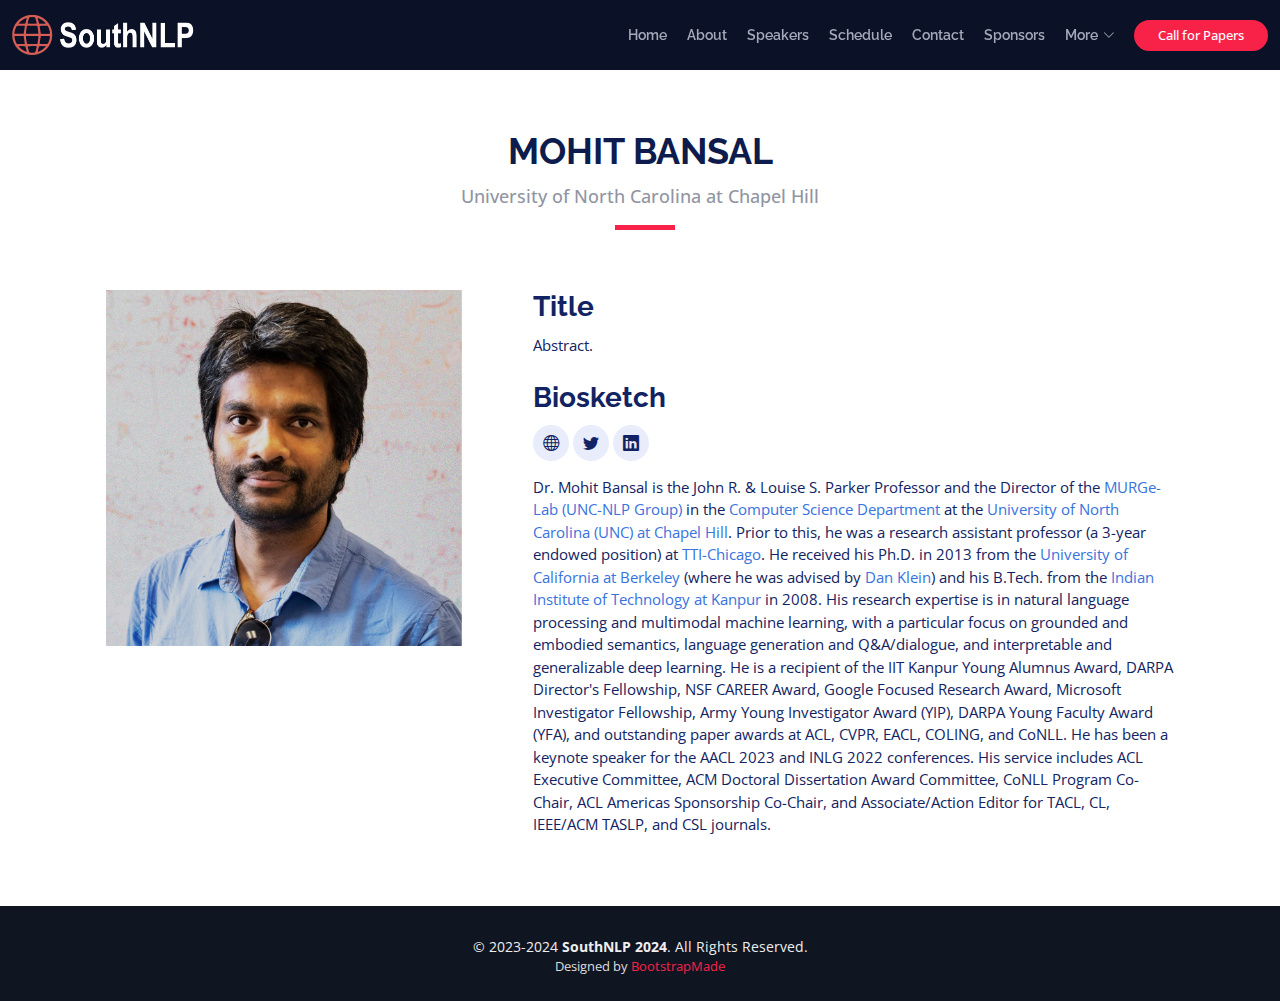
<file: speaker1-details.html>
<!DOCTYPE html>
<html lang="en">

<head>
  <meta charset="utf-8">
  <meta content="width=device-width, initial-scale=1.0" name="viewport">

  <title>South NLP 2024 - Keynote Speaker</title>
  <meta content="" name="description">
  <meta content="" name="keywords">

  <!-- Favicons -->
  <link href="assets/img/favicon.png" rel="icon">
  <link href="assets/img/apple-touch-icon.png" rel="apple-touch-icon">

  <!-- Google Fonts -->
  <link href="https://fonts.googleapis.com/css?family=Open+Sans:300,300i,400,400i,700,700i|Raleway:300,400,500,700,800" rel="stylesheet">

  <!-- Vendor CSS Files -->
  <link href="assets/vendor/aos/aos.css" rel="stylesheet">
  <link href="assets/vendor/bootstrap/css/bootstrap.min.css" rel="stylesheet">
  <link href="assets/vendor/bootstrap-icons/bootstrap-icons.css" rel="stylesheet">
  <link href="assets/vendor/glightbox/css/glightbox.min.css" rel="stylesheet">
  <link href="assets/vendor/swiper/swiper-bundle.min.css" rel="stylesheet">

  <!-- Template Main CSS File -->
  <link href="assets/css/style.css" rel="stylesheet">

  <!-- =======================================================
  * Template Name: TheEvent
  * Updated: Sep 18 2023 with Bootstrap v5.3.2
  * Template URL: https://bootstrapmade.com/theevent-conference-event-bootstrap-template/
  * Author: BootstrapMade.com
  * License: https://bootstrapmade.com/license/
  ======================================================== -->
</head>

<body>

  <!-- ======= Header ======= -->
  <header id="header" class="d-flex align-items-center header-inner">
    <div class="container-fluid container-xxl d-flex align-items-center">

      <div id="logo" class="me-auto">
        <!-- Uncomment below if you prefer to use a text logo -->
        <!-- <h1><a href="index.html">The<span>Event</span></a></h1>-->
        <a href="index.html" class="scrollto"><img src="assets/img/logo.png" alt="" title=""></a>
      </div>

      <nav id="navbar" class="navbar order-last order-lg-0">
        <ul>
          <li><a class="nav-link scrollto" href="index.html#hero">Home</a></li>
          <li><a class="nav-link scrollto" href="index.html#about">About</a></li>
          <li><a class="nav-link scrollto" href="index.html#speakers">Speakers</a></li>
          <li><a class="nav-link scrollto" href="index.html#schedule">Schedule</a></li>
          <li><a class="nav-link scrollto" href="index.html#contact">Contact</a></li>
          <li><a class="nav-link scrollto" href="index.html#supporters">Sponsors</a></li>
          <li class="dropdown active"><a href="#"><span>More</span> <i class="bi bi-chevron-down"></i></a>
          <ul>
            <li><a href="cfp.html">Call for Papers</a></li>
            <li><a href="venue.html">Event Venue</a></li>
            <li><a href="registration.html">Registration</a></li>
            <li><a href="committee.html">Committee</a></li>
          </ul>
        </li>
          
        </ul>
        <i class="bi bi-list mobile-nav-toggle"></i>
      </nav><!-- .navbar -->
      <a class="buy-tickets" href="cfp.html">Call for Papers</a>

    </div>
  </header><!-- End Header -->

  <!-- ======= Speaker Details Section ======= -->
  <main id="main" class="main-page">
    <section id="speakers-details">
      <div class="container">
        <div class="section-header">
          <h2>Mohit Bansal</h2>
          <p>University of North Carolina at Chapel Hill</p>
        </div>

        <div class="row">
          <div class="col-md-4 mx-auto">
            <img src="assets/img/speakers/mohit_bansal.jpg" alt="Speaker 1" class="img-fluid">
          </div>

          <div class="col-md-7 mx-auto">
            <div class="details">
              <h2>Title</h2>
              <p>Abstract.</p>

              <h2 style="margin-top: 25px">Biosketch</h2>
              <div class="social">
                <a href="https://www.cs.unc.edu/~mbansal" target="_blank"><i class="bi bi-globe"></i></a>
                <a href="https://twitter.com/mohitban47" target="_blank"><i class="bi bi-twitter"></i></a>
                <a href="https://www.linkedin.com/in/mohitbansalnlp" target="_blank"><i class="bi bi-linkedin"></i></a>
              </div>
              <p>
                Dr. Mohit Bansal is the John R. & Louise S. Parker Professor and the Director of the <a href="https://murgelab.cs.unc.edu" target="_blank">MURGe-Lab (UNC-NLP Group)</a> in the <a href="http://cs.unc.edu" target="_blank">Computer Science Department</a> at the <a href="http://www.unc.edu" target="_blank">University of North Carolina (UNC) at Chapel Hill</a>. 
                Prior to this, he was a research assistant professor (a 3-year endowed position) at <a href="http://www.ttic.edu" target="_blank">TTI-Chicago</a>. 
                He received his Ph.D. in 2013 from the <a href="http://www.eecs.berkeley.edu" target="_blank">University of California at Berkeley</a> (where he was advised by <a href="http://www.eecs.berkeley.edu/~klein" target="_blank">Dan Klein</a>) and his B.Tech. from the <a href="http://www.cse.iitk.ac.in/" target="_blank">Indian Institute of Technology at Kanpur</a> in 2008. 
                His research expertise is in natural language processing and multimodal machine learning, with a particular focus on grounded and embodied semantics, language generation and Q&A/dialogue, and interpretable and generalizable deep learning. 
                He is a recipient of the IIT Kanpur Young Alumnus Award, DARPA Director's Fellowship, NSF CAREER Award, Google Focused Research Award, Microsoft Investigator Fellowship, Army Young Investigator Award (YIP), DARPA Young Faculty Award (YFA), and outstanding paper awards at ACL, CVPR, EACL, COLING, and CoNLL. 
                He has been a keynote speaker for the AACL 2023 and INLG 2022 conferences. His service includes ACL Executive Committee, ACM Doctoral Dissertation Award Committee, CoNLL Program Co-Chair, ACL Americas Sponsorship Co-Chair, and Associate/Action Editor for TACL, CL, IEEE/ACM TASLP, and CSL journals.
              </p>
            </div>
          </div>
        </div>
      </div>
    </section>
  </main>
  <!-- End #main -->

  <!-- ======= Footer ======= -->
  <footer id="footer">
    <div class="container">
      <div class="copyright">
        &copy; 2023-2024 <strong>SouthNLP 2024</strong>. All Rights Reserved.
      </div>
      <div class="credits">
        <!--
        All the links in the footer should remain intact.
        You can delete the links only if you purchased the pro version.
        Licensing information: https://bootstrapmade.com/license/
        Purchase the pro version with working PHP/AJAX contact form: https://bootstrapmade.com/buy/?theme=TheEvent
       -->
        Designed by <a href="https://bootstrapmade.com/">BootstrapMade</a>
      </div>
    </div>
  </footer>
  <!-- End  Footer -->

  <a href="#" class="back-to-top d-flex align-items-center justify-content-center"><i class="bi bi-arrow-up-short"></i></a>

  <!-- Vendor JS Files -->
  <script src="assets/vendor/aos/aos.js"></script>
  <script src="assets/vendor/bootstrap/js/bootstrap.bundle.min.js"></script>
  <script src="assets/vendor/glightbox/js/glightbox.min.js"></script>
  <script src="assets/vendor/swiper/swiper-bundle.min.js"></script>
  <script src="assets/vendor/php-email-form/validate.js"></script>

  <!-- Template Main JS File -->
  <script src="assets/js/main.js"></script>

</body>

</html>
</file>
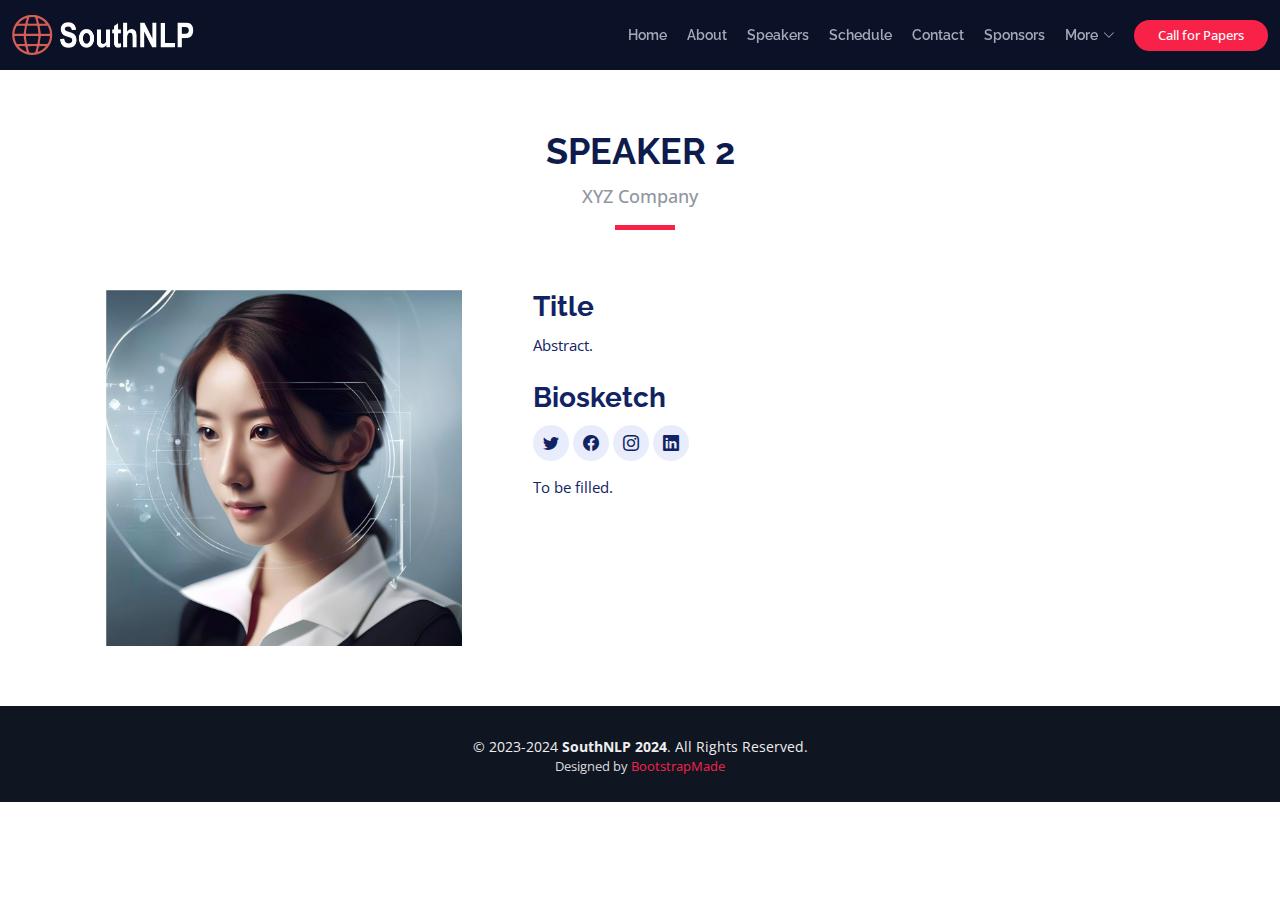
<file: speaker2-details.html>
<!DOCTYPE html>
<html lang="en">

<head>
  <meta charset="utf-8">
  <meta content="width=device-width, initial-scale=1.0" name="viewport">

  <title>South NLP 2024 - Keynote Speaker</title>
  <meta content="" name="description">
  <meta content="" name="keywords">

  <!-- Favicons -->
  <link href="assets/img/favicon.png" rel="icon">
  <link href="assets/img/apple-touch-icon.png" rel="apple-touch-icon">

  <!-- Google Fonts -->
  <link href="https://fonts.googleapis.com/css?family=Open+Sans:300,300i,400,400i,700,700i|Raleway:300,400,500,700,800" rel="stylesheet">

  <!-- Vendor CSS Files -->
  <link href="assets/vendor/aos/aos.css" rel="stylesheet">
  <link href="assets/vendor/bootstrap/css/bootstrap.min.css" rel="stylesheet">
  <link href="assets/vendor/bootstrap-icons/bootstrap-icons.css" rel="stylesheet">
  <link href="assets/vendor/glightbox/css/glightbox.min.css" rel="stylesheet">
  <link href="assets/vendor/swiper/swiper-bundle.min.css" rel="stylesheet">

  <!-- Template Main CSS File -->
  <link href="assets/css/style.css" rel="stylesheet">

  <!-- =======================================================
  * Template Name: TheEvent
  * Updated: Sep 18 2023 with Bootstrap v5.3.2
  * Template URL: https://bootstrapmade.com/theevent-conference-event-bootstrap-template/
  * Author: BootstrapMade.com
  * License: https://bootstrapmade.com/license/
  ======================================================== -->
</head>

<body>

  <!-- ======= Header ======= -->
  <header id="header" class="d-flex align-items-center header-inner">
    <div class="container-fluid container-xxl d-flex align-items-center">

      <div id="logo" class="me-auto">
        <!-- Uncomment below if you prefer to use a text logo -->
        <!-- <h1><a href="index.html">The<span>Event</span></a></h1>-->
        <a href="index.html" class="scrollto"><img src="assets/img/logo.png" alt="" title=""></a>
      </div>

      <nav id="navbar" class="navbar order-last order-lg-0">
        <ul>
          <li><a class="nav-link scrollto" href="index.html#hero">Home</a></li>
          <li><a class="nav-link scrollto" href="index.html#about">About</a></li>
          <li><a class="nav-link scrollto" href="index.html#speakers">Speakers</a></li>
          <li><a class="nav-link scrollto" href="index.html#schedule">Schedule</a></li>
          <li><a class="nav-link scrollto" href="index.html#contact">Contact</a></li>
          <li><a class="nav-link scrollto" href="index.html#supporters">Sponsors</a></li>
          <li class="dropdown active"><a href="#"><span>More</span> <i class="bi bi-chevron-down"></i></a>
          <ul>
            <li><a href="cfp.html">Call for Papers</a></li>
            <li><a href="venue.html">Event Venue</a></li>
            <li><a href="registration.html">Registration</a></li>
            <li><a href="committee.html">Committee</a></li>
          </ul>
        </li>
          
        </ul>
        <i class="bi bi-list mobile-nav-toggle"></i>
      </nav><!-- .navbar -->
      <a class="buy-tickets" href="cfp.html">Call for Papers</a>

    </div>
  </header><!-- End Header -->

  <!-- ======= Speaker Details Section ======= -->
  <main id="main" class="main-page">
    <section id="speakers-details">
      <div class="container">
        <div class="section-header">
          <h2>Speaker 2</h2>
          <p>XYZ Company</p>
        </div>

        <div class="row">
          <div class="col-md-4 mx-auto">
            <img src="assets/img/speakers/speaker2.jpg" alt="Speaker 2" class="img-fluid">
          </div>

          <div class="col-md-7 mx-auto">
            <div class="details">
              <h2>Title</h2>
              <p>Abstract.</p>

              <h2 style="margin-top: 25px">Biosketch</h2>
              <div class="social">
                <a href=""><i class="bi bi-twitter"></i></a>
                <a href=""><i class="bi bi-facebook"></i></a>
                <a href=""><i class="bi bi-instagram"></i></a>
                <a href=""><i class="bi bi-linkedin"></i></a>
              </div>
              <p>To be filled.</p>
            </div>
          </div>
        </div>
      </div>
    </section>
  </main>
  <!-- End #main -->

  <!-- ======= Footer ======= -->
  <footer id="footer">
    <div class="container">
      <div class="copyright">
        &copy; 2023-2024 <strong>SouthNLP 2024</strong>. All Rights Reserved.
      </div>
      <div class="credits">
        <!--
        All the links in the footer should remain intact.
        You can delete the links only if you purchased the pro version.
        Licensing information: https://bootstrapmade.com/license/
        Purchase the pro version with working PHP/AJAX contact form: https://bootstrapmade.com/buy/?theme=TheEvent
        -->
        Designed by <a href="https://bootstrapmade.com/">BootstrapMade</a>
      </div>
    </div>
  </footer>
  <!-- End  Footer -->

  <a href="#" class="back-to-top d-flex align-items-center justify-content-center"><i class="bi bi-arrow-up-short"></i></a>

  <!-- Vendor JS Files -->
  <script src="assets/vendor/aos/aos.js"></script>
  <script src="assets/vendor/bootstrap/js/bootstrap.bundle.min.js"></script>
  <script src="assets/vendor/glightbox/js/glightbox.min.js"></script>
  <script src="assets/vendor/swiper/swiper-bundle.min.js"></script>
  <script src="assets/vendor/php-email-form/validate.js"></script>

  <!-- Template Main JS File -->
  <script src="assets/js/main.js"></script>

</body>

</html>
</file>
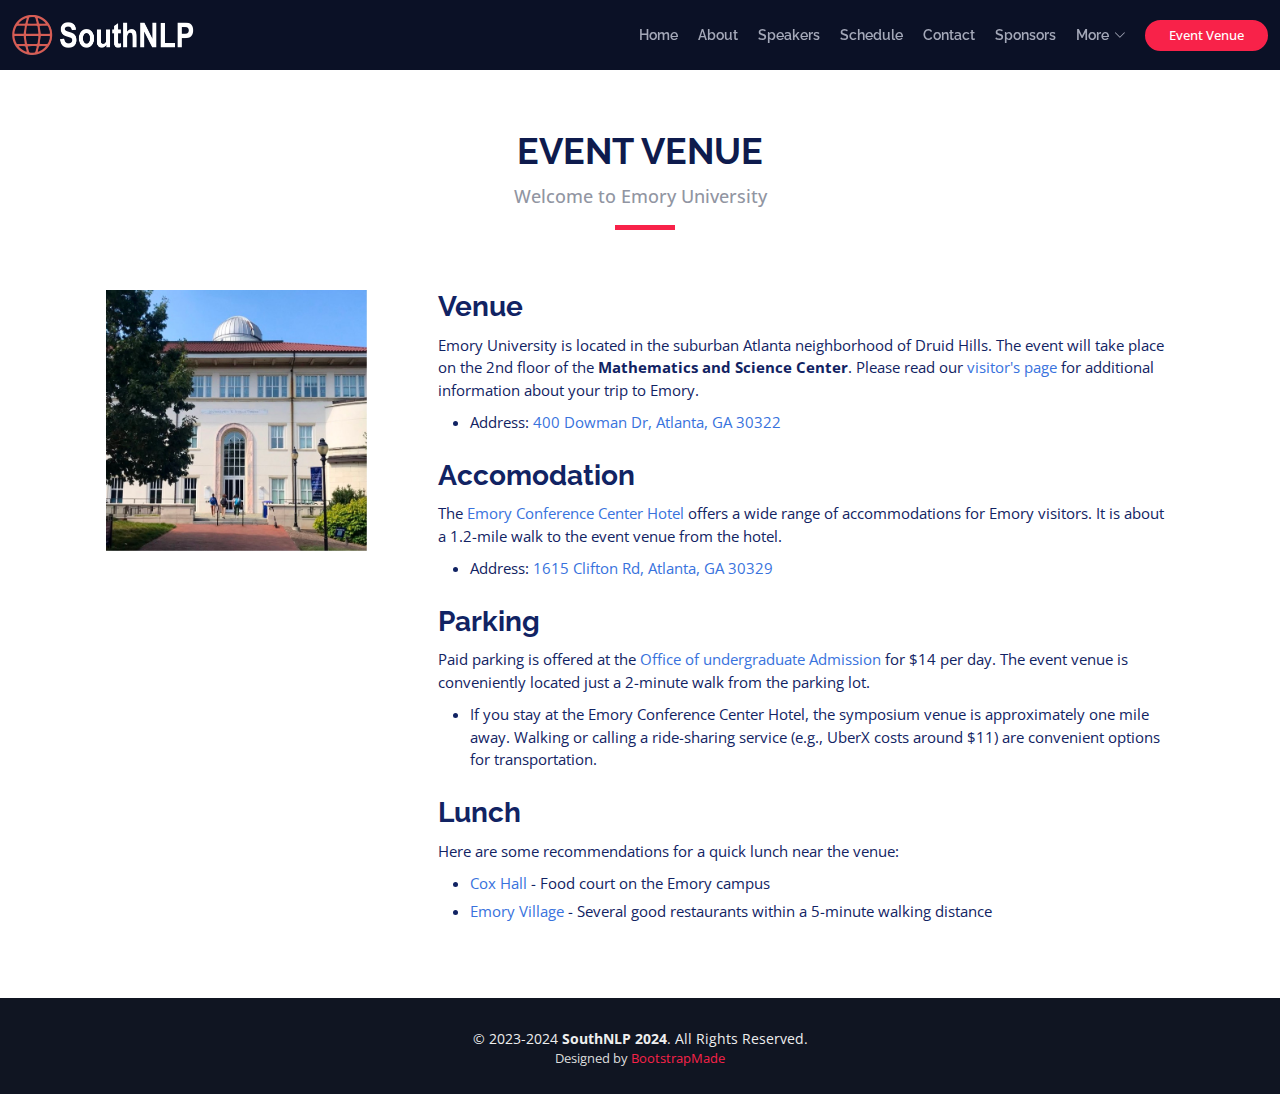
<file: venue.html>
<!DOCTYPE html>
<html lang="en">

<head>
  <meta charset="utf-8">
  <meta content="width=device-width, initial-scale=1.0" name="viewport">

  <title>SouthNLP 2024 - Event Venue</title>
  <meta content="" name="description">
  <meta content="" name="keywords">

  <!-- Favicons -->
  <link href="assets/img/favicon.png" rel="icon">
  <link href="assets/img/apple-touch-icon.png" rel="apple-touch-icon">

  <!-- Google Fonts -->
  <link href="https://fonts.googleapis.com/css?family=Open+Sans:300,300i,400,400i,700,700i|Raleway:300,400,500,700,800" rel="stylesheet">

  <!-- Vendor CSS Files -->
  <link href="assets/vendor/aos/aos.css" rel="stylesheet">
  <link href="assets/vendor/bootstrap/css/bootstrap.min.css" rel="stylesheet">
  <link href="assets/vendor/bootstrap-icons/bootstrap-icons.css" rel="stylesheet">
  <link href="assets/vendor/glightbox/css/glightbox.min.css" rel="stylesheet">
  <link href="assets/vendor/swiper/swiper-bundle.min.css" rel="stylesheet">

  <!-- Template Main CSS File -->
  <link href="assets/css/style.css" rel="stylesheet">

  <!-- =======================================================
  * Template Name: TheEvent
  * Updated: Sep 18 2023 with Bootstrap v5.3.2
  * Template URL: https://bootstrapmade.com/theevent-conference-event-bootstrap-template/
  * Author: BootstrapMade.com
  * License: https://bootstrapmade.com/license/
  ======================================================== -->
</head>

<body>

  <!-- ======= Header ======= -->
  <header id="header" class="d-flex align-items-center header-inner">
    <div class="container-fluid container-xxl d-flex align-items-center">

      <div id="logo" class="me-auto">
        <!-- Uncomment below if you prefer to use a text logo -->
        <!-- <h1><a href="index.html">The<span>Event</span></a></h1>-->
        <a href="index.html" class="scrollto"><img src="assets/img/logo.png" alt="" title=""></a>
      </div>

      <nav id="navbar" class="navbar order-last order-lg-0">
        <ul>
          <li><a class="nav-link scrollto" href="index.html#hero">Home</a></li>
          <li><a class="nav-link scrollto" href="index.html#about">About</a></li>
          <li><a class="nav-link scrollto" href="index.html#speakers">Speakers</a></li>
          <li><a class="nav-link scrollto" href="index.html#schedule">Schedule</a></li>
          <li><a class="nav-link scrollto" href="index.html#contact">Contact</a></li>
          <li><a class="nav-link scrollto" href="index.html#supporters">Sponsors</a></li>
          <li class="dropdown active"><a href="#"><span>More</span> <i class="bi bi-chevron-down"></i></a>
          <ul>
            <li><a href="cfp.html">Call for Papers</a></li>
            <li><a href="venue.html">Event Venue</a></li>
            <li><a href="registration.html">Registration</a></li>
            <li><a href="committee.html">Committee</a></li>
            <li><a href="assets/southnlp2024-flyer.pdf" target="_blank">Flyer</a></li>
          </ul>
        </li>
          
        </ul>
        <i class="bi bi-list mobile-nav-toggle"></i>
      </nav><!-- .navbar -->
      <a class="buy-tickets" href="venue.html">Event Venue</a>

    </div>
  </header><!-- End Header -->

  <!-- ======= Speaker Details Section ======= -->
  <main id="main" class="main-page">
    <section id="speakers-details">
      <div class="container">
        <div class="section-header">
          <h2>Event Venue</h2>
          <p>Welcome to Emory University</p>
        </div>

        <div class="row">
          <div class="col-md-3 mx-auto">
            <img src="assets/img/emory-msc.jpg" alt="Math and Science Center" class="img-fluid">
          </div>

          <div class="col-md-8 mx-auto">
            <div class="details">
              <h2>Venue</h2>
              <p>
                Emory University is located in the suburban Atlanta neighborhood of Druid Hills.
                The event will take place on the 2nd floor of the <b>Mathematics and Science Center</b>.
                Please read our <a href="https://family.emory.edu/visit/" target="_blank">visitor's page</a> for additional information about your trip to Emory.
              </p>
              <ul style="color: #112363; font-size: 15px;">
                <li>Address: <a href="https://maps.app.goo.gl/AmTuA1HVBPsXuDWV8" target="_blank">400 Dowman Dr, Atlanta, GA 30322</a></li>
              </ul>

              <h2 class="mtop">Accomodation</h2>
              <p>
                The <a href="https://www.emoryconferencecenter.com" target="_blank">Emory Conference Center Hotel</a> offers a wide range of accommodations for Emory visitors.
                It is about a 1.2-mile walk to the event venue from the hotel.
              </p>
              <ul style="color: #112363; font-size: 15px;">
                <li>Address: <a href="https://maps.app.goo.gl/Y9ujqH44aLWdPxWb7" target="_blank">1615 Clifton Rd, Atlanta, GA 30329</a></li>
              </ul>

              <h2 class="mtop">Parking</h2>
              <p>
                Paid parking is offered at the <a href="https://maps.app.goo.gl/12GQR23vyPJha7jBA" target="_blank">Office of undergraduate Admission</a> for $14 per day.
                The event venue is conveniently located just a 2-minute walk from the parking lot.
              </p>

              <ul style="color: #112363; font-size: 15px;">
                <li>
                  If you stay at the Emory Conference Center Hotel, the symposium venue is approximately one mile away.
                  Walking or calling a ride-sharing service (e.g., UberX costs around $11) are convenient options for transportation.
                </li>
              </ul>

              <h2 class="mtop">Lunch</h2>
              <p>
                Here are some recommendations for a quick lunch near the venue:
              </p>

              <ul style="color: #112363; font-size: 15px;">
                <li>
                  <a href="https://www.google.com/maps/dir/Mathematics+and+Science+Center,+400+Dowman+Dr,+Atlanta,+GA+30307/Cox+Hall,+Asbury+Circle,+Atlanta,+GA/@33.7913402,-84.3261722,18z/data=!3m1!4b1!4m14!4m13!1m5!1m1!1s0x88f506f1c0382b67:0xef343a0b329f3dd0!2m2!1d-84.3264724!2d33.7903852!1m5!1m1!1s0x88f506f07d043323:0x51a2aaed1c1f3575!2m2!1d-84.3233316!2d33.7922835!3e2?entry=ttu" target="_blank">Cox Hall</a> - Food court on the Emory campus
                </li>
                <li>
                  <a href="https://www.google.com/maps/dir/Mathematics+and+Science+Center/Emory+Village,+Atlanta,+GA/@33.7892635,-84.3290024,17z/data=!3m1!4b1!4m14!4m13!1m5!1m1!1s0x88f506f1c0382b67:0xef343a0b329f3dd0!2m2!1d-84.3264724!2d33.7903852!1m5!1m1!1s0x88f506ee38e2ec4d:0x9e47e16e8fb5d07a!2m2!1d-84.3262655!2d33.7880249!3e2?entry=ttu" target="_blank">Emory Village</a> - Several good restaurants within a 5-minute walking distance
                </li>
              </ul>
            </div>  
          </div>
        </div>
      </div>
    </section>
  </main>
  <!-- End #main -->

  <!-- ======= Footer ======= -->
  <footer id="footer">
    <div class="container">
      <div class="copyright">
        &copy; 2023-2024 <strong>SouthNLP 2024</strong>. All Rights Reserved.
      </div>
      <div class="credits">
        <!--
        All the links in the footer should remain intact.
        You can delete the links only if you purchased the pro version.
        Licensing information: https://bootstrapmade.com/license/
        Purchase the pro version with working PHP/AJAX contact form: https://bootstrapmade.com/buy/?theme=TheEvent
        -->
        Designed by <a href="https://bootstrapmade.com/">BootstrapMade</a>
      </div>
    </div>
  </footer>
  <!-- End  Footer -->

  <a href="#" class="back-to-top d-flex align-items-center justify-content-center"><i class="bi bi-arrow-up-short"></i></a>

  <!-- Vendor JS Files -->
  <script src="assets/vendor/aos/aos.js"></script>
  <script src="assets/vendor/bootstrap/js/bootstrap.bundle.min.js"></script>
  <script src="assets/vendor/glightbox/js/glightbox.min.js"></script>
  <script src="assets/vendor/swiper/swiper-bundle.min.js"></script>
  <script src="assets/vendor/php-email-form/validate.js"></script>

  <!-- Template Main JS File -->
  <script src="assets/js/main.js"></script>

</body>

</html>
</file>
<file: assets/css/style.css>
/**
* Template Name: TheEvent
* Updated: Sep 18 2023 with Bootstrap v5.3.2
* Template URL: https://bootstrapmade.com/theevent-conference-event-bootstrap-template/
* Author: BootstrapMade.com
* License: https://bootstrapmade.com/license/
*/

/*--------------------------------------------------------------
# General
--------------------------------------------------------------*/
body {
  background: #fff;
  color: #2f3138;
  font-family: "Open Sans", sans-serif;
}

a {
  color: #f82249;
  text-decoration: none;
  transition: 0.5s;
}

a:hover,
a:active,
a:focus {
  color: #f82249;
  outline: none;
  text-decoration: underline;
}

p {
  padding: 0;
  margin: 0 0 30px 0;
}

h1,
h2,
h3,
h4,
h5,
h6 {
  font-family: "Raleway", sans-serif;
  font-weight: 400;
  margin: 0 0 20px 0;
  padding: 0;
  color: #0e1b4d;
}

.main-page {
  margin-top: 70px;
}

/* Prelaoder */
#preloader {
  position: fixed;
  left: 0;
  top: 0;
  z-index: 999;
  width: 100%;
  height: 100%;
  overflow: visible;
  background: #fff url("../img/preloader.svg") no-repeat center center;
}

.mtop {
  margin-top: 25px;
}

.circular-image {
  width: 120px; /* Adjust the width as needed */
  height: 120px; /* Adjust the height as needed */
  border-radius: 50%; /* Create a circular shape */
  overflow: hidden; /* Hide any overflow outside the circle */
  border: 2px solid lightgray; /* Add a light gray border */
}

.circular-image img {
  width: 100%;
  height: auto;
  object-fit: cover; /* Maintain aspect ratio while covering the circle */
}

/*--------------------------------------------------------------
# Back to top button
--------------------------------------------------------------*/
.back-to-top {
  position: fixed;
  visibility: hidden;
  opacity: 0;
  right: 15px;
  bottom: 15px;
  z-index: 996;
  background: #f82249;
  width: 40px;
  height: 40px;
  border-radius: 50px;
  transition: all 0.4s;
}

.back-to-top i {
  font-size: 28px;
  color: #fff;
  line-height: 0;
}

.back-to-top:hover {
  background: #f94a6a;
  color: #fff;
}

.back-to-top.active {
  visibility: visible;
  opacity: 1;
}

/* Sections Header
--------------------------------*/
.section-header {
  margin-bottom: 60px;
  position: relative;
  padding-bottom: 20px;
}

.section-header::before {
  content: "";
  position: absolute;
  display: block;
  width: 60px;
  height: 5px;
  background: #f82249;
  bottom: 0;
  left: calc(50% - 25px);
}

.section-header h2 {
  font-size: 36px;
  text-transform: uppercase;
  text-align: center;
  font-weight: 700;
  margin-bottom: 10px;
}

.section-header p {
  text-align: center;
  padding: 0;
  margin: 0;
  font-size: 18px;
  font-weight: 500;
  color: #9195a2;
}

.section-with-bg {
  background-color: #f6f7fd;
}

/*--------------------------------------------------------------
# Header
--------------------------------------------------------------*/
#header {
  height: 90px;
  position: fixed;
  left: 0;
  top: 0;
  right: 0;
  transition: all 0.5s;
  z-index: 997;
}

#header.header-scrolled,
#header.header-inner {
  background: rgba(6, 12, 34, 0.98);
  height: 70px;
}

#header #logo h1 {
  font-size: 36px;
  margin: 0;
  font-family: "Raleway", sans-serif;
  font-weight: 700;
  letter-spacing: 3px;
  text-transform: uppercase;
}

#header #logo h1 span {
  color: #f82249;
}

#header #logo h1 a,
#header #logo h1 a:hover {
  color: #fff;
}

#header #logo img {
  padding: 0;
  margin: 0;
  max-height: 40px;
}

@media (max-width: 992px) {
  #header #logo img {
    max-height: 30px;
  }
}

/*--------------------------------------------------------------
# Buy Tickets
--------------------------------------------------------------*/
.buy-tickets {
  color: #fff;
  background: #f82249;
  padding: 7px 22px;
  margin: 0 0 0 15px;
  border-radius: 50px;
  border: 2px solid #f82249;
  transition: all ease-in-out 0.3s;
  font-weight: 500;
  line-height: 1;
  font-size: 13px;
  white-space: nowrap;
}

.buy-tickets:hover {
  background: none;
  color: #fff;
}

.buy-tickets:focus {
  color: #fff;
}

@media (max-width: 992px) {
  .buy-tickets {
    margin: 0 15px 0 0;
  }
}

/*--------------------------------------------------------------
# Navigation Menu
--------------------------------------------------------------*/
/**
* Desktop Navigation 
*/
.navbar {
  padding: 0;
}

.navbar ul {
  margin: 0;
  padding: 0;
  display: flex;
  list-style: none;
  align-items: center;
}

.navbar li {
  position: relative;
}

.navbar>ul>li {
  white-space: nowrap;
  padding: 10px 0 10px 12px;
}

.navbar a,
.navbar a:focus {
  display: flex;
  align-items: center;
  justify-content: space-between;
  color: rgba(202, 206, 221, 0.8);
  font-family: "Raleway", sans-serif;
  font-weight: 600;
  font-size: 14px;
  white-space: nowrap;
  transition: 0.3s;
  position: relative;
  padding: 6px 4px;
}

.navbar a i,
.navbar a:focus i {
  font-size: 12px;
  line-height: 0;
  margin-left: 5px;
}

.navbar>ul>li>a:before {
  content: "";
  position: absolute;
  width: 0;
  height: 2px;
  bottom: -6px;
  left: 0;
  background-color: #f82249;
  visibility: hidden;
  transition: all 0.3s ease-in-out 0s;
}

.navbar a:hover:before,
.navbar li:hover>a:before,
.navbar .active:before {
  visibility: visible;
  width: 100%;
}

.navbar a:hover,
.navbar .active,
.navbar .active:focus,
.navbar li:hover>a {
  color: #fff;
}

.navbar .dropdown ul {
  display: block;
  position: absolute;
  left: 12px;
  top: calc(100% + 30px);
  margin: 0;
  padding: 10px 0;
  z-index: 99;
  opacity: 0;
  visibility: hidden;
  background: #fff;
  box-shadow: 0px 0px 30px rgba(127, 137, 161, 0.25);
  transition: 0.3s;
}

.navbar .dropdown ul li {
  min-width: 200px;
}

.navbar .dropdown ul a {
  padding: 10px 20px;
  font-size: 14px;
  text-transform: none;
  color: #060c22;
}

.navbar .dropdown ul a i {
  font-size: 12px;
}

.navbar .dropdown ul a:hover,
.navbar .dropdown ul .active:hover,
.navbar .dropdown ul li:hover>a {
  color: #f82249;
}

.navbar .dropdown:hover>ul {
  opacity: 1;
  top: 100%;
  visibility: visible;
}

.navbar .dropdown .dropdown ul {
  top: 0;
  left: calc(100% - 30px);
  visibility: hidden;
}

.navbar .dropdown .dropdown:hover>ul {
  opacity: 1;
  top: 0;
  left: 100%;
  visibility: visible;
}

@media (max-width: 1366px) {
  .navbar .dropdown .dropdown ul {
    left: -90%;
  }

  .navbar .dropdown .dropdown:hover>ul {
    left: -100%;
  }
}

/**
* Mobile Navigation 
*/
.mobile-nav-toggle {
  color: #fff;
  font-size: 28px;
  cursor: pointer;
  display: none;
  line-height: 0;
  transition: 0.5s;
}

@media (max-width: 991px) {
  .mobile-nav-toggle {
    display: block;
  }

  .navbar ul {
    display: none;
  }
}

.navbar-mobile {
  position: fixed;
  overflow: hidden;
  top: 0;
  right: 0;
  left: 0;
  bottom: 0;
  background: rgba(0, 0, 0, 0.9);
  transition: 0.3s;
  z-index: 999;
}

.navbar-mobile .mobile-nav-toggle {
  position: absolute;
  top: 15px;
  right: 15px;
}

.navbar-mobile ul {
  display: block;
  position: absolute;
  top: 55px;
  right: 15px;
  bottom: 15px;
  left: 15px;
  padding: 10px 0;
  background-color: #fff;
  overflow-y: auto;
  transition: 0.3s;
}

.navbar-mobile>ul>li {
  padding: 0;
}

.navbar-mobile a:hover:before,
.navbar-mobile li:hover>a:before,
.navbar-mobile .active:before {
  visibility: hidden;
}

.navbar-mobile a,
.navbar-mobile a:focus {
  padding: 10px 20px;
  font-size: 15px;
  color: #060c22;
}

.navbar-mobile a:hover,
.navbar-mobile .active,
.navbar-mobile li:hover>a {
  color: #f82249;
}

.navbar-mobile .getstarted,
.navbar-mobile .getstarted:focus {
  margin: 15px;
}

.navbar-mobile .dropdown ul {
  position: static;
  display: none;
  margin: 10px 20px;
  padding: 10px 0;
  z-index: 99;
  opacity: 1;
  visibility: visible;
  background: #fff;
  box-shadow: 0px 0px 30px rgba(127, 137, 161, 0.25);
}

.navbar-mobile .dropdown ul li {
  min-width: 200px;
}

.navbar-mobile .dropdown ul a {
  padding: 10px 20px;
}

.navbar-mobile .dropdown ul a i {
  font-size: 12px;
}

.navbar-mobile .dropdown ul a:hover,
.navbar-mobile .dropdown ul .active:hover,
.navbar-mobile .dropdown ul li:hover>a {
  color: #f82249;
}

.navbar-mobile .dropdown>.dropdown-active {
  display: block;
}

/*--------------------------------------------------------------
# Hero Section
--------------------------------------------------------------*/
#hero {
  width: 100%;
  height: 50vh;
  background: url(../img/emory-candler.jpg) top center;
  background-size: cover;
  overflow: hidden;
  position: relative;
}

@media (min-width: 1024px) {
  #hero {
    background-attachment: fixed;
  }
}

#hero:before {
  content: "";
  background: rgba(6, 12, 34, 0.8);
  position: absolute;
  bottom: 0;
  top: 0;
  left: 0;
  right: 0;
}

#hero .hero-container {
  position: absolute;
  bottom: 0;
  left: 0;
  top: 90px;
  right: 0;
  display: flex;
  justify-content: center;
  align-items: center;
  flex-direction: column;
  text-align: center;
  padding: 0 15px;
}

@media (max-width: 991px) {
  #hero .hero-container {
    top: 70px;
  }
}

#hero h1 {
  color: #fff;
  font-family: "Raleway", sans-serif;
  font-size: 56px;
  font-weight: 600;
  text-transform: uppercase;
}

#hero h1 span {
  color: #f82249;
}

@media (max-width: 991px) {
  #hero h1 {
    font-size: 34px;
  }
}

#hero p {
  color: #ebebeb;
  font-weight: 700;
  font-size: 20px;
}

@media (max-width: 991px) {
  #hero p {
    font-size: 16px;
  }
}

#hero .play-btn {
  width: 94px;
  height: 94px;
  background: radial-gradient(#f82249 50%, rgba(101, 111, 150, 0.15) 52%);
  border-radius: 50%;
  display: block;
  position: relative;
  overflow: hidden;
}

#hero .play-btn::after {
  content: "";
  position: absolute;
  left: 50%;
  top: 50%;
  transform: translateX(-40%) translateY(-50%);
  width: 0;
  height: 0;
  border-top: 10px solid transparent;
  border-bottom: 10px solid transparent;
  border-left: 15px solid #fff;
  z-index: 100;
  transition: all 400ms cubic-bezier(0.55, 0.055, 0.675, 0.19);
}

#hero .play-btn:before {
  content: "";
  position: absolute;
  width: 120px;
  height: 120px;
  animation-delay: 0s;
  animation: pulsate-btn 2s;
  animation-direction: forwards;
  animation-iteration-count: infinite;
  animation-timing-function: steps;
  opacity: 1;
  border-radius: 50%;
  border: 2px solid rgba(163, 163, 163, 0.4);
  top: -15%;
  left: -15%;
  background: rgba(198, 16, 0, 0);
}

#hero .play-btn:hover::after {
  border-left: 15px solid #f82249;
  transform: scale(20);
}

#hero .play-btn:hover::before {
  content: "";
  position: absolute;
  left: 50%;
  top: 50%;
  transform: translateX(-40%) translateY(-50%);
  width: 0;
  height: 0;
  border: none;
  border-top: 10px solid transparent;
  border-bottom: 10px solid transparent;
  border-left: 15px solid #fff;
  z-index: 200;
  animation: none;
  border-radius: 0;
}

#hero .about-btn {
  font-family: "Raleway", sans-serif;
  font-weight: 500;
  font-size: 14px;
  letter-spacing: 1px;
  display: inline-block;
  padding: 12px 32px;
  border-radius: 50px;
  transition: 0.5s;
  line-height: 1;
  margin: 10px;
  color: #fff;
  animation-delay: 0.8s;
  border: 2px solid #f82249;
}

#hero .about-btn:hover {
  background: #f82249;
  color: #fff;
}

@keyframes pulsate-btn {
  0% {
    transform: scale(0.6, 0.6);
    opacity: 1;
  }

  100% {
    transform: scale(1, 1);
    opacity: 0;
  }
}

/*--------------------------------------------------------------
# About Section
--------------------------------------------------------------*/
#about {
  background: url("../img/about-bg.jpg");
  background-size: cover;
  overflow: hidden;
  position: relative;
  color: #fff;
  padding: 60px 0 40px 0;
}

@media (min-width: 1024px) {
  #about {
    background-attachment: fixed;
  }
}

#about:before {
  content: "";
  background: rgba(13, 20, 41, 0.8);
  position: absolute;
  bottom: 0;
  top: 0;
  left: 0;
  right: 0;
}

#about h2 {
  font-size: 36px;
  font-weight: bold;
  margin-bottom: 10px;
  color: #fff;
}

#about h3 {
  font-size: 18px;
  font-weight: bold;
  text-transform: uppercase;
  margin-bottom: 10px;
  color: #fff;
}

#about p {
  /* font-size: 14px; */
  margin-bottom: 20px;
  color: #fff;
}

#about span {
  color: #FFD479;
  font-weight: bold;
}

#about a {
  color: #FF85FF;
  text-decoration: none;
  transition: 0.5s;
}

#about a:hover, a:active, a:focus {
  color: #FF85FF;
  outline: none;
  text-decoration: underline;
}

#about .about-btn {
  font-family: "Raleway", sans-serif;
  font-weight: 500;
  font-size: 14px;
  letter-spacing: 1px;
  display: inline-block;
  padding: 12px 32px;
  border-radius: 50px;
  transition: 0.5s;
  line-height: 1;
  margin: 10px;
  color: #fff;
  animation-delay: 0.8s;
  border: 2px solid #f82249;
}

#about .about-btn:hover {
  background: #f82249;
  color: #fff;
}


/*--------------------------------------------------------------
# Speakers Section
--------------------------------------------------------------*/
#speakers {
  padding: 60px 0 30px 0;
}

#speakers .speaker {
  position: relative;
  overflow: hidden;
  margin-bottom: 30px;
}

#speakers .speaker .details {
  background: rgba(6, 12, 34, 0.76);
  position: absolute;
  left: 0;
  bottom: -40px;
  right: 0;
  text-align: center;
  padding-top: 10px;
  transition: all 300ms cubic-bezier(0.645, 0.045, 0.355, 1);
}

#speakers .speaker .details h3 {
  color: #fff;
  font-size: 22px;
  font-weight: 600;
  margin-bottom: 5px;
}

#speakers .speaker .details p {
  color: #fff;
  font-size: 15px;
  margin-bottom: 10px;
  font-style: italic;
}

#speakers .speaker .details .social {
  height: 40px;
}

#speakers .speaker .details .social i {
  line-height: 0;
  margin: 0 2px;
}

#speakers .speaker .details a {
  color: #fff;
}

#speakers .speaker .details a:hover {
  color: #f82249;
}

#speakers .speaker:hover .details {
  bottom: 0;
}

#speakers-details {
  padding: 60px 0;
}

#speakers-details .details h2 {
  color: #112363;
  font-size: 28px;
  font-weight: 700;
  margin-bottom: 10px;
}

#speakers-details .details .social {
  margin-bottom: 15px;
}

#speakers-details .details .social a {
  background: #e9edfb;
  color: #112363;
  line-height: 1;
  display: inline-block;
  text-align: center;
  border-radius: 50%;
  width: 36px;
  height: 36px;
  display: inline-flex;
  align-items: center;
  justify-content: center;
}

#speakers-details .details .social a:hover {
  background: #f82249;
  color: #fff;
}

#speakers-details .details .social a i {
  font-size: 16px;
  line-height: 0;
}

#speakers-details .details p {
  color: #112363;
  font-size: 15px;
  margin-bottom: 10px;
}

#speakers-details .details li {
  color: #112363;
  font-size: 15px;
  margin-bottom: 5px;
}

#speakers-details .details a {
  color: rgb(56, 114, 221);
}


/*--------------------------------------------------------------
# Schedule Section
--------------------------------------------------------------*/
#schedule {
  padding: 60px 0 60px 0;
}

#schedule .nav-tabs {
  text-align: center;
  margin: auto;
  display: block;
  border-bottom: 0;
  margin-bottom: 30px;
}

#schedule .nav-tabs li {
  display: inline-block;
  margin-bottom: 0;
}

#schedule .nav-tabs a {
  border: none;
  border-radius: 50px;
  font-weight: 600;
  background-color: #0e1b4d;
  color: #fff;
  padding: 10px 100px;
}

@media (max-width: 991px) {
  #schedule .nav-tabs a {
    padding: 8px 60px;
  }
}

@media (max-width: 767px) {
  #schedule .nav-tabs a {
    padding: 8px 50px;
  }
}

@media (max-width: 480px) {
  #schedule .nav-tabs a {
    padding: 8px 30px;
  }
}

#schedule .nav-tabs a.active {
  background-color: #f82249;
  color: #fff;
}

#schedule .sub-heading {
  text-align: center;
  font-size: 18px;
  /* font-style: italic; */
  margin: 0 auto 30px auto;
}

@media (min-width: 991px) {
  #schedule .sub-heading {
    width: 75%;
  }
}

#schedule .tab-pane {
  transition: ease-in-out 0.2s;
}

#schedule .schedule-item {
  border-bottom: 1px solid #cad4f6;
  padding-top: 15px;
  padding-bottom: 15px;
  transition: background-color ease-in-out 0.3s;
}

#schedule .schedule-item:hover {
  background-color: #fff;
}

#schedule .schedule-item time {
  padding-bottom: 5px;
  display: inline-block;
}

#schedule .schedule-item .speaker {
  width: 60px;
  height: 60px;
  overflow: hidden;
  border-radius: 50%;
  float: left;
  margin: 0 10px 10px 0;
}

#schedule .schedule-item .speaker img {
  height: 100%;
  transform: translateX(-50%);
  margin-left: 50%;
  transition: all ease-in-out 0.3s;
}

#schedule .schedule-item h4 {
  font-size: 18px;
  font-weight: 600;
  margin-bottom: 5px;
}

#schedule .schedule-item span {
  font-style: italic;
  color: #19328e;
  font-weight: normal;
  font-size: 16px;
}

#schedule .schedule-item p {
  /* font-style: italic; */
  color: #152b79;
  margin-bottom: 0;
}


#schedule .schedule-item a {
  color: rgb(56, 114, 221);
}

/*--------------------------------------------------------------
# Venue Section
--------------------------------------------------------------*/
#venue {
  padding: 60px 0;
}

#venue .container-fluid {
  margin-bottom: 3px;
}

#venue .venue-map iframe {
  width: 100%;
  height: 100%;
  min-height: 300px;
}

#venue .venue-info {
  background: url("../img/venue-info-bg.jpg") top center no-repeat;
  background-size: cover;
  position: relative;
  padding-top: 60px;
  padding-bottom: 60px;
}

#venue .venue-info:before {
  content: "";
  background: rgba(13, 20, 41, 0.8);
  position: absolute;
  bottom: 0;
  top: 0;
  left: 0;
  right: 0;
}

#venue .venue-info h3 {
  font-size: 36px;
  font-weight: 700;
  color: #fff;
}

@media (max-width: 574px) {
  #venue .venue-info h3 {
    font-size: 24px;
  }
}

#venue .venue-info p {
  color: #fff;
  margin-bottom: 0;
}

#venue .venue-gallery-container {
  padding-right: 12px;
}

#venue .venue-gallery {
  overflow: hidden;
  border-right: 3px solid #fff;
  border-bottom: 3px solid #fff;
}

#venue .venue-gallery img {
  transition: all ease-in-out 0.4s;
}

#venue .venue-gallery:hover img {
  transform: scale(1.1);
}

/*--------------------------------------------------------------
# Hotels Section
--------------------------------------------------------------*/
#hotels {
  padding: 60px 0;
}

#hotels .hotel {
  border: 1px solid #e0e5fa;
  background: #fff;
  margin-bottom: 30px;
}

#hotels .hotel:hover .hotel-img img {
  transform: scale(1.1);
}

#hotels .hotel-img {
  overflow: hidden;
  margin-bottom: 15px;
}

#hotels .hotel-img img {
  transition: 0.3s ease-in-out;
}

#hotels h3 {
  font-weight: 600;
  font-size: 20px;
  margin-bottom: 5px;
  padding: 0 20px;
}

#hotels a {
  color: #152b79;
}

#hotels a:hover {
  color: #f82249;
}

#hotels .stars {
  padding: 0 20px;
  margin-bottom: 5px;
}

#hotels .stars i {
  color: rgb(255, 195, 29);
}

#hotels p {
  padding: 0 20px;
  margin-bottom: 20px;
  color: #060c22;
  font-style: italic;
  font-size: 15px;
}

/*--------------------------------------------------------------
# Gallery Section
--------------------------------------------------------------*/
#gallery {
  padding: 60px;
  overflow: hidden;
}

#gallery .swiper-pagination {
  margin-top: 20px;
  position: relative;
}

#gallery .swiper-pagination .swiper-pagination-bullet {
  width: 12px;
  height: 12px;
  background-color: #fff;
  opacity: 1;
  border: 1px solid #f82249;
}

#gallery .swiper-pagination .swiper-pagination-bullet-active {
  background-color: #f82249;
}

#gallery .swiper-slide-active {
  text-align: center;
}

@media (min-width: 992px) {
  #gallery .swiper-wrapper {
    padding: 40px 0;
  }

  #gallery .swiper-slide-active {
    border: 5px solid #f82249;
    padding: 4px;
    background: #fff;
    z-index: 1;
    transform: scale(1.15);
    margin-top: 6px;
  }
}

/*--------------------------------------------------------------
# Sponsors Section
--------------------------------------------------------------*/
#supporters {
  padding: 60px 0;
}

#supporters .supporters-wrap {
  border-top: 1px solid #e0e5fa;
  border-left: 1px solid #e0e5fa;
  margin-bottom: 30px;
}

#supporters .supporter-logo {
  padding: 30px;
  display: flex;
  justify-content: center;
  align-items: center;
  border-right: 1px solid #e0e5fa;
  border-bottom: 1px solid #e0e5fa;
  overflow: hidden;
  background: rgba(255, 255, 255, 0.5);
  height: 160px;
}

#supporters .supporter-logo:hover img {
  transform: scale(1.2);
}

#supporters img {
  transition: all 0.4s ease-in-out;
}

/*--------------------------------------------------------------
# F.A.Q Section
--------------------------------------------------------------*/
#faq {
  padding: 60px 0;
}

#faq .faq-list {
  padding: 0;
  list-style: none;
}

#faq .faq-list li {
  border-bottom: 1px solid #e9eaed;
  margin-bottom: 20px;
  padding-bottom: 20px;
}

#faq .faq-list .question {
  display: block;
  position: relative;
  font-family: #f82249;
  font-size: 18px;
  line-height: 24px;
  font-weight: 400;
  padding-left: 25px;
  cursor: pointer;
  color: #e0072f;
  transition: 0.3s;
}

#faq .faq-list i {
  font-size: 16px;
  position: absolute;
  left: 0;
  top: -2px;
}

#faq .faq-list p {
  margin-bottom: 0;
  padding: 10px 0 0 25px;
}

#faq .faq-list .icon-show {
  display: none;
}

#faq .faq-list .collapsed {
  color: black;
}

#faq .faq-list .collapsed:hover {
  color: #f82249;
}

#faq .faq-list .collapsed .icon-show {
  display: inline-block;
  transition: 0.6s;
}

#faq .faq-list .collapsed .icon-close {
  display: none;
  transition: 0.6s;
}

/*--------------------------------------------------------------
# Subscribe Section
--------------------------------------------------------------*/
#subscribe {
  padding: 60px;
  background: url(../img/subscribe-bg.jpg) center center no-repeat;
  background-size: cover;
  overflow: hidden;
  position: relative;
}

#subscribe:before {
  content: "";
  background: rgba(6, 12, 34, 0.6);
  position: absolute;
  bottom: 0;
  top: 0;
  left: 0;
  right: 0;
}

@media (min-width: 1024px) {
  #subscribe {
    background-attachment: fixed;
  }
}

#subscribe .section-header h2,
#subscribe p {
  color: #fff;
}

#subscribe input {
  background: #fff;
  color: #060c22;
  border: 0;
  outline: none;
  margin: 0;
  padding: 9px 20px;
  border-radius: 50px;
  font-size: 14px;
}

@media (min-width: 767px) {
  #subscribe input {
    min-width: 400px;
  }
}

#subscribe button {
  border: 0;
  padding: 9px 25px;
  cursor: pointer;
  background: #f82249;
  color: #fff;
  transition: all 0.3s ease;
  outline: none;
  font-size: 14px;
  border-radius: 50px;
}

#subscribe button:hover {
  background: #e0072f;
}

@media (max-width: 460px) {
  #subscribe button {
    margin-top: 10px;
  }
}

/*--------------------------------------------------------------
# Buy Tickets Section
--------------------------------------------------------------*/
#buy-tickets {
  padding: 60px 0;
}

#buy-tickets .card {
  border: none;
  border-radius: 5px;
  transition: all 0.3s ease-in-out;
  box-shadow: 0 10px 25px 0 rgba(6, 12, 34, 0.1);
}

#buy-tickets .card:hover {
  box-shadow: 0 10px 35px 0 rgba(6, 12, 34, 0.2);
}

#buy-tickets .card hr {
  margin: 25px 0;
}

#buy-tickets .card .card-title {
  margin: 10px 0;
  font-size: 14px;
  letter-spacing: 1px;
  font-weight: bold;
}

#buy-tickets .card .card-price {
  font-size: 48px;
  margin: 0;
}

#buy-tickets .card ul li {
  margin-bottom: 20px;
}

#buy-tickets .card .text-muted {
  opacity: 0.7;
}

#buy-tickets .card .btn {
  font-size: 15px;
  border-radius: 50px;
  padding: 10px 40px;
  transition: all 0.2s;
  background-color: #f82249;
  border: 0;
  color: #fff;
}

#buy-tickets .card .btn:hover {
  background-color: #e0072f;
}

#buy-tickets #buy-ticket-modal input,
#buy-tickets #buy-ticket-modal select {
  border-radius: 0;
}

#buy-tickets #buy-ticket-modal .btn {
  font-size: 15px;
  border-radius: 50px;
  padding: 10px 40px;
  transition: all 0.2s;
  background-color: #f82249;
  border: 0;
  color: #fff;
}

#buy-tickets #buy-ticket-modal .btn:hover {
  background-color: #e0072f;
}

/*--------------------------------------------------------------
# Contact Section
--------------------------------------------------------------*/
#contact {
  padding: 60px 0;
}

#contact .contact-info {
  margin-bottom: 20px;
  text-align: center;
}

#contact .contact-info i {
  font-size: 48px;
  display: inline-block;
  margin-bottom: 10px;
  color: #f82249;
}

#contact .contact-info address,
#contact .contact-info p {
  margin-bottom: 0;
  color: #112363;
}

#contact .contact-info h3 {
  font-size: 18px;
  margin-bottom: 15px;
  font-weight: bold;
  text-transform: uppercase;
  color: #112363;
}

#contact .contact-info a {
  color: #4869df;
}

#contact .contact-info a:hover {
  color: #f82249;
}

#contact .contact-address,
#contact .contact-phone,
#contact .contact-email {
  margin-bottom: 20px;
}

@media (min-width: 768px) {

  #contact .contact-address,
  #contact .contact-phone,
  #contact .contact-email {
    padding: 20px 0;
  }
}

@media (min-width: 768px) {
  #contact .contact-phone {
    border-left: 1px solid #ddd;
    border-right: 1px solid #ddd;
  }
}

#contact .php-email-form .error-message {
  display: none;
  color: #fff;
  background: #ed3c0d;
  text-align: left;
  padding: 15px;
  font-weight: 600;
}

#contact .php-email-form .error-message br+br {
  margin-top: 25px;
}

#contact .php-email-form .sent-message {
  display: none;
  color: #fff;
  background: #18d26e;
  text-align: center;
  padding: 15px;
  font-weight: 600;
}

#contact .php-email-form .loading {
  display: none;
  background: #fff;
  text-align: center;
  padding: 15px;
}

#contact .php-email-form .loading:before {
  content: "";
  display: inline-block;
  border-radius: 50%;
  width: 24px;
  height: 24px;
  margin: 0 10px -6px 0;
  border: 3px solid #18d26e;
  border-top-color: #eee;
  animation: animate-loading 1s linear infinite;
}

#contact .php-email-form input,
#contact .php-email-form textarea {
  border-radius: 0;
  box-shadow: none;
  font-size: 14px;
}

#contact .php-email-form input:focus,
#contact .php-email-form textarea:focus {
  border-color: #f82249;
}

#contact .php-email-form input {
  padding: 10px 15px;
}

#contact .php-email-form textarea {
  padding: 12px 15px;
}

#contact .php-email-form button[type=submit] {
  background: #f82249;
  border: 0;
  padding: 10px 40px;
  color: #fff;
  transition: 0.4s;
  border-radius: 50px;
  cursor: pointer;
}

#contact .php-email-form button[type=submit]:hover {
  background: #e0072f;
}

@keyframes animate-loading {
  0% {
    transform: rotate(0deg);
  }

  100% {
    transform: rotate(360deg);
  }
}

/*--------------------------------------------------------------
# Footer
--------------------------------------------------------------*/
#footer {
  background: #101522;
  padding: 0 0 25px 0;
  color: #eee;
  font-size: 14px;
}

#footer .footer-top {
  background: #040919;
  padding: 60px 0 30px 0;
}

#footer .footer-top .footer-info {
  margin-bottom: 30px;
}

#footer .footer-top .footer-info h3 {
  font-size: 26px;
  margin: 0 0 20px 0;
  padding: 2px 0 2px 0;
  line-height: 1;
  font-family: "Raleway", sans-serif;
  font-weight: 700;
  color: #fff;
}

#footer .footer-top .footer-info img {
  height: 40px;
  margin-bottom: 10px;
}

#footer .footer-top .footer-info p {
  font-size: 14px;
  line-height: 24px;
  margin-bottom: 0;
  font-family: "Raleway", sans-serif;
  color: #fff;
}

#footer .footer-top .social-links a {
  display: inline-block;
  background: #222636;
  color: #eee;
  line-height: 1;
  margin-right: 4px;
  border-radius: 50%;
  width: 36px;
  height: 36px;
  transition: 0.3s;
  display: inline-flex;
  align-items: center;
  justify-content: center;
}

#footer .footer-top .social-links a i {
  line-height: 0;
  font-size: 16px;
}

#footer .footer-top .social-links a:hover {
  background: #f82249;
  color: #fff;
}

#footer .footer-top h4 {
  font-size: 14px;
  font-weight: bold;
  color: #fff;
  text-transform: uppercase;
  position: relative;
  padding-bottom: 12px;
  border-bottom: 2px solid #f82249;
}

#footer .footer-top .footer-links {
  margin-bottom: 30px;
}

#footer .footer-top .footer-links ul {
  list-style: none;
  padding: 0;
  margin: 0;
}

#footer .footer-top .footer-links ul i {
  padding-right: 5px;
  color: #f82249;
  font-size: 18px;
}

#footer .footer-top .footer-links ul li {
  border-bottom: 1px solid #262c44;
  padding: 10px 0;
}

#footer .footer-top .footer-links ul li:first-child {
  padding-top: 0;
}

#footer .footer-top .footer-links ul a {
  color: #eee;
}

#footer .footer-top .footer-links ul a:hover {
  color: #f82249;
}

#footer .footer-top .footer-contact {
  margin-bottom: 30px;
}

#footer .footer-top .footer-contact p {
  line-height: 26px;
}

#footer .footer-top .footer-newsletter {
  margin-bottom: 30px;
}

#footer .footer-top .footer-newsletter input[type=email] {
  border: 0;
  padding: 6px 8px;
  width: 65%;
}

#footer .footer-top .footer-newsletter input[type=submit] {
  background: #f82249;
  border: 0;
  width: 35%;
  padding: 6px 0;
  text-align: center;
  color: #fff;
  transition: 0.3s;
  cursor: pointer;
}

#footer .footer-top .footer-newsletter input[type=submit]:hover {
  background: #e0072f;
}

#footer .copyright {
  text-align: center;
  padding-top: 30px;
}

#footer .credits {
  text-align: center;
  font-size: 13px;
  color: #ddd;
}
</file>
